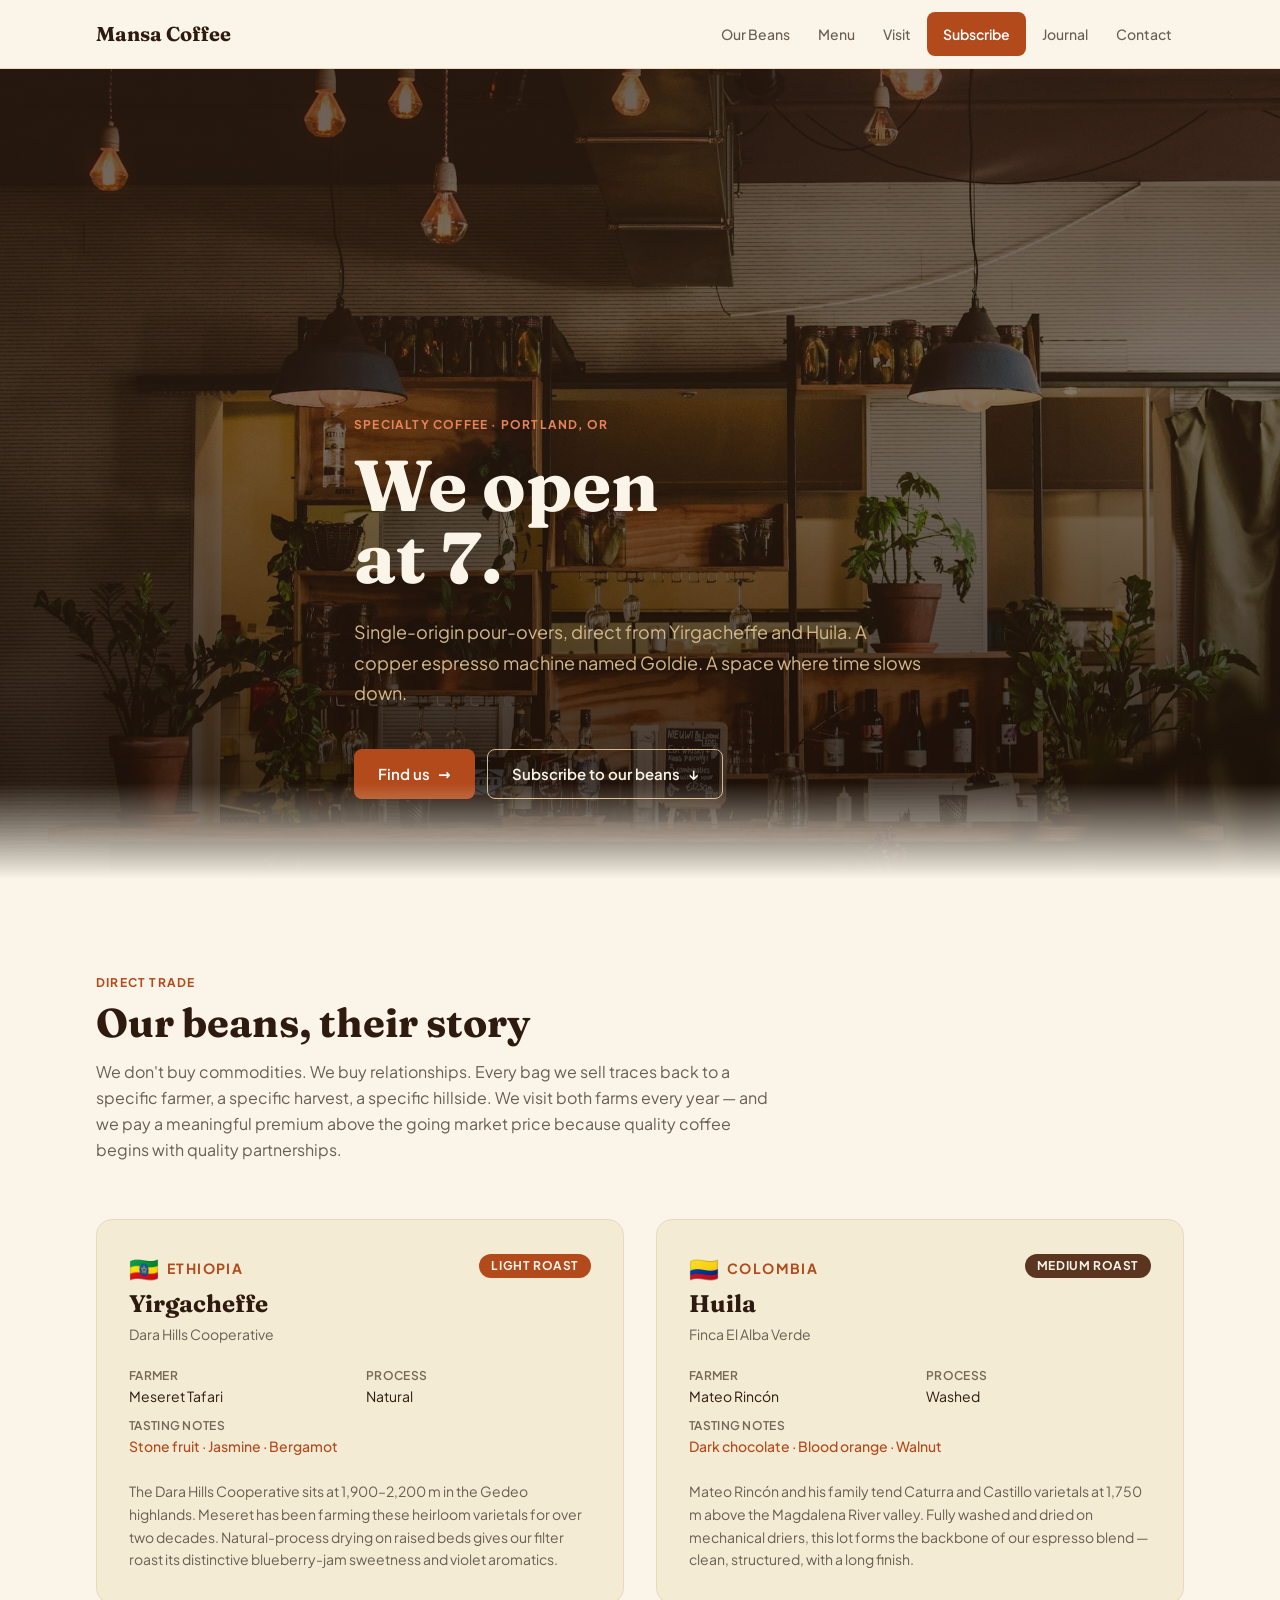
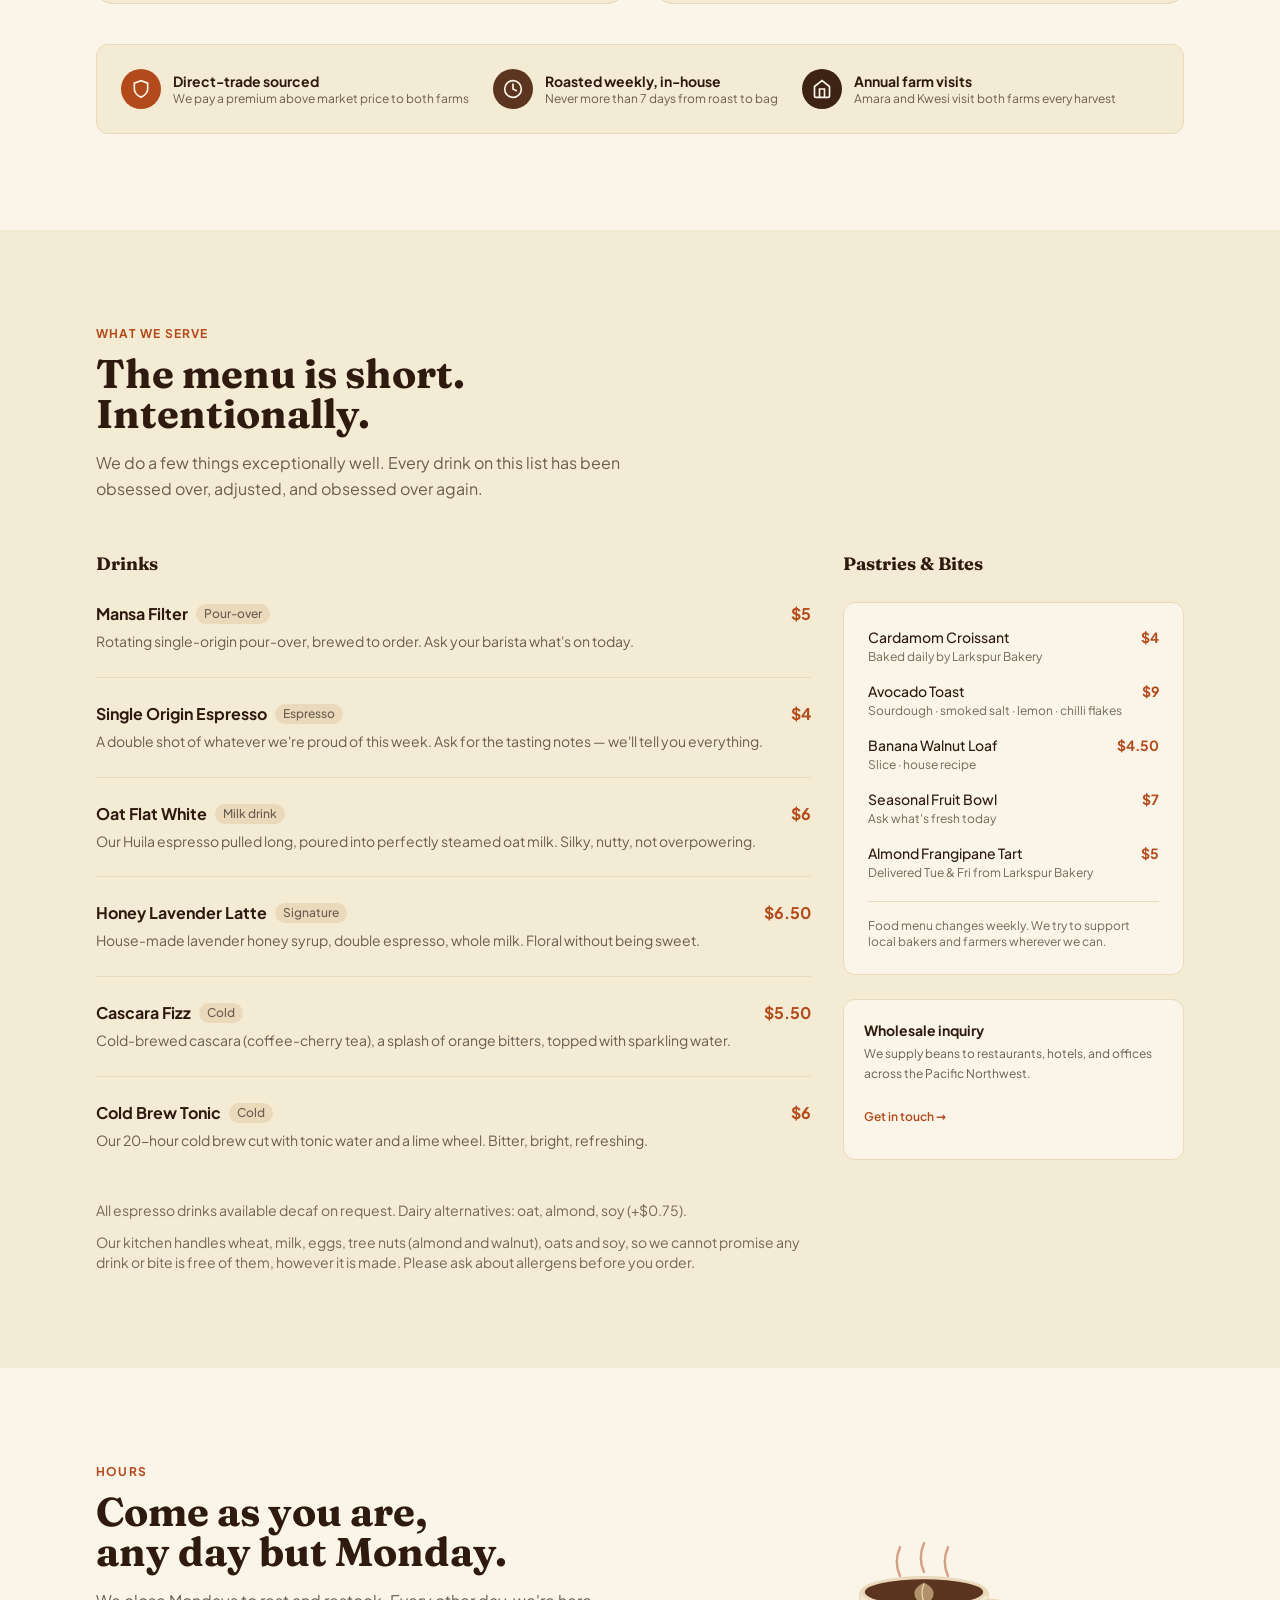
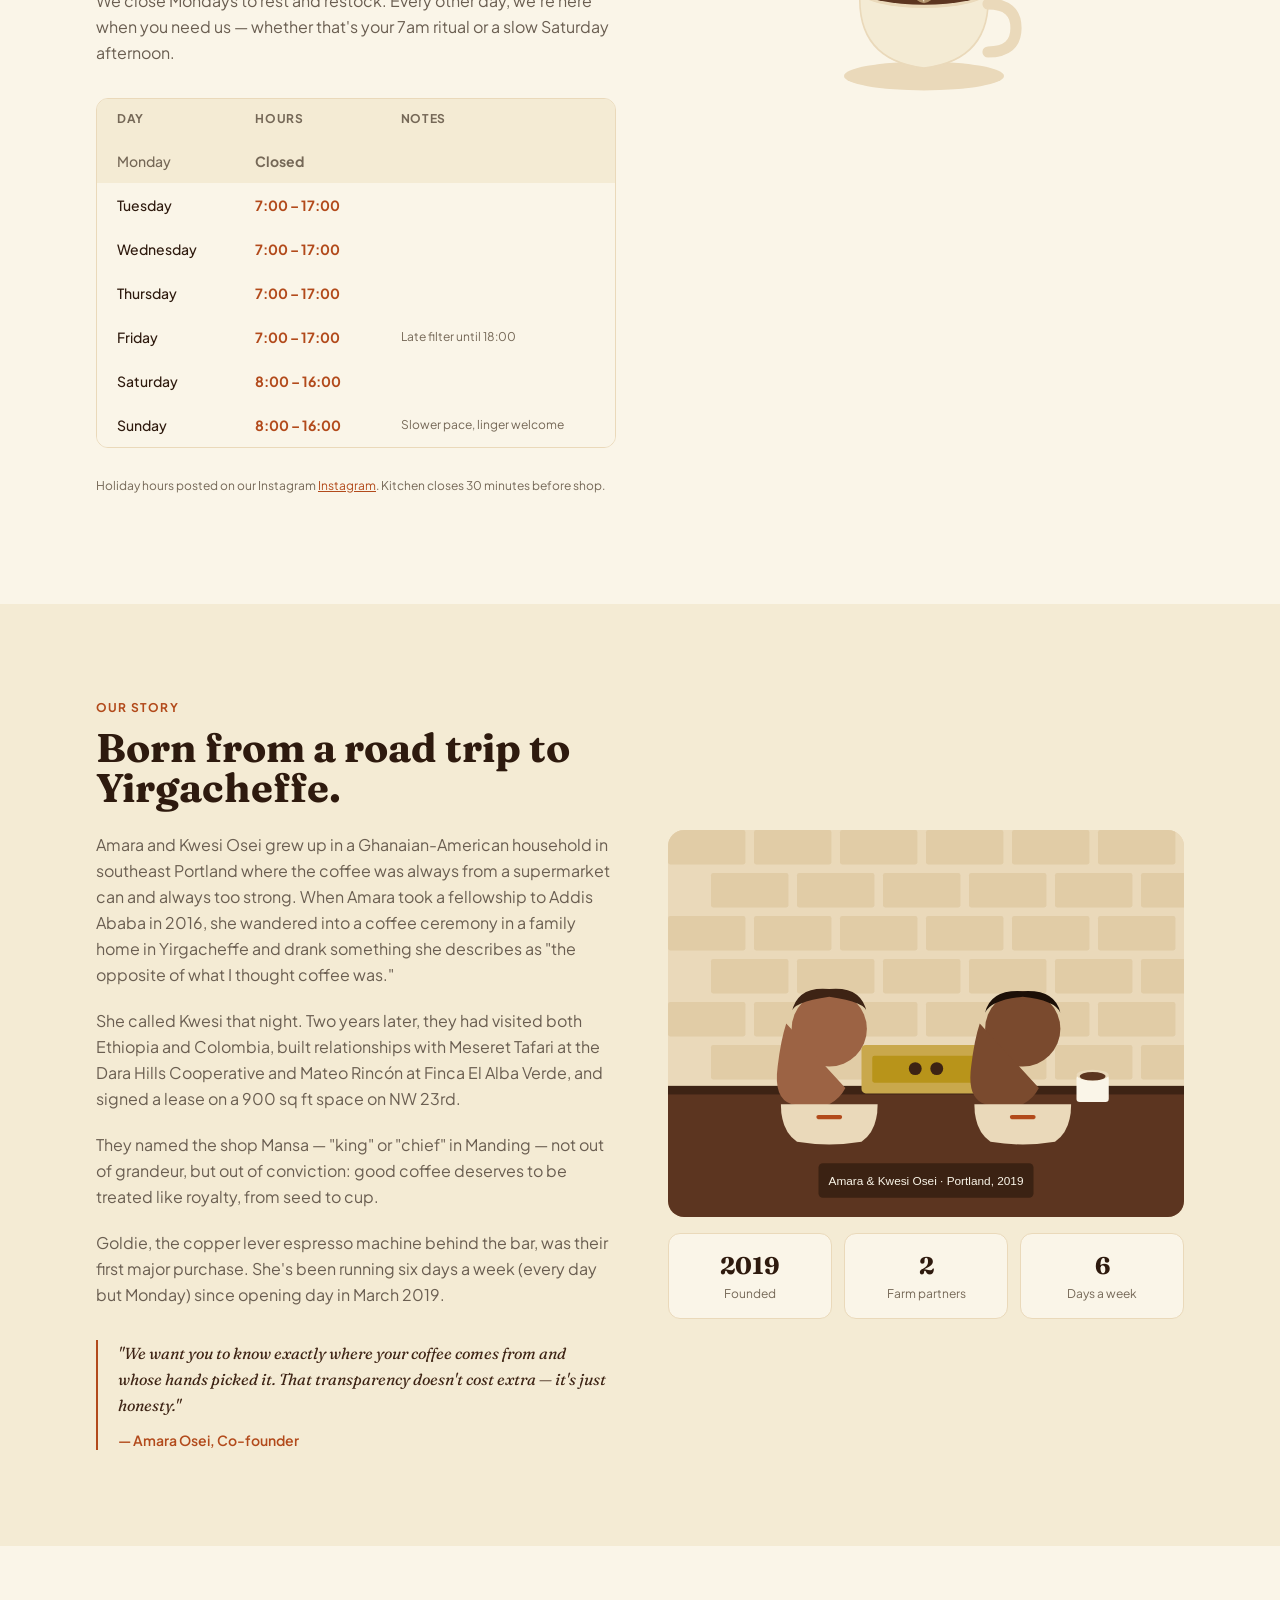
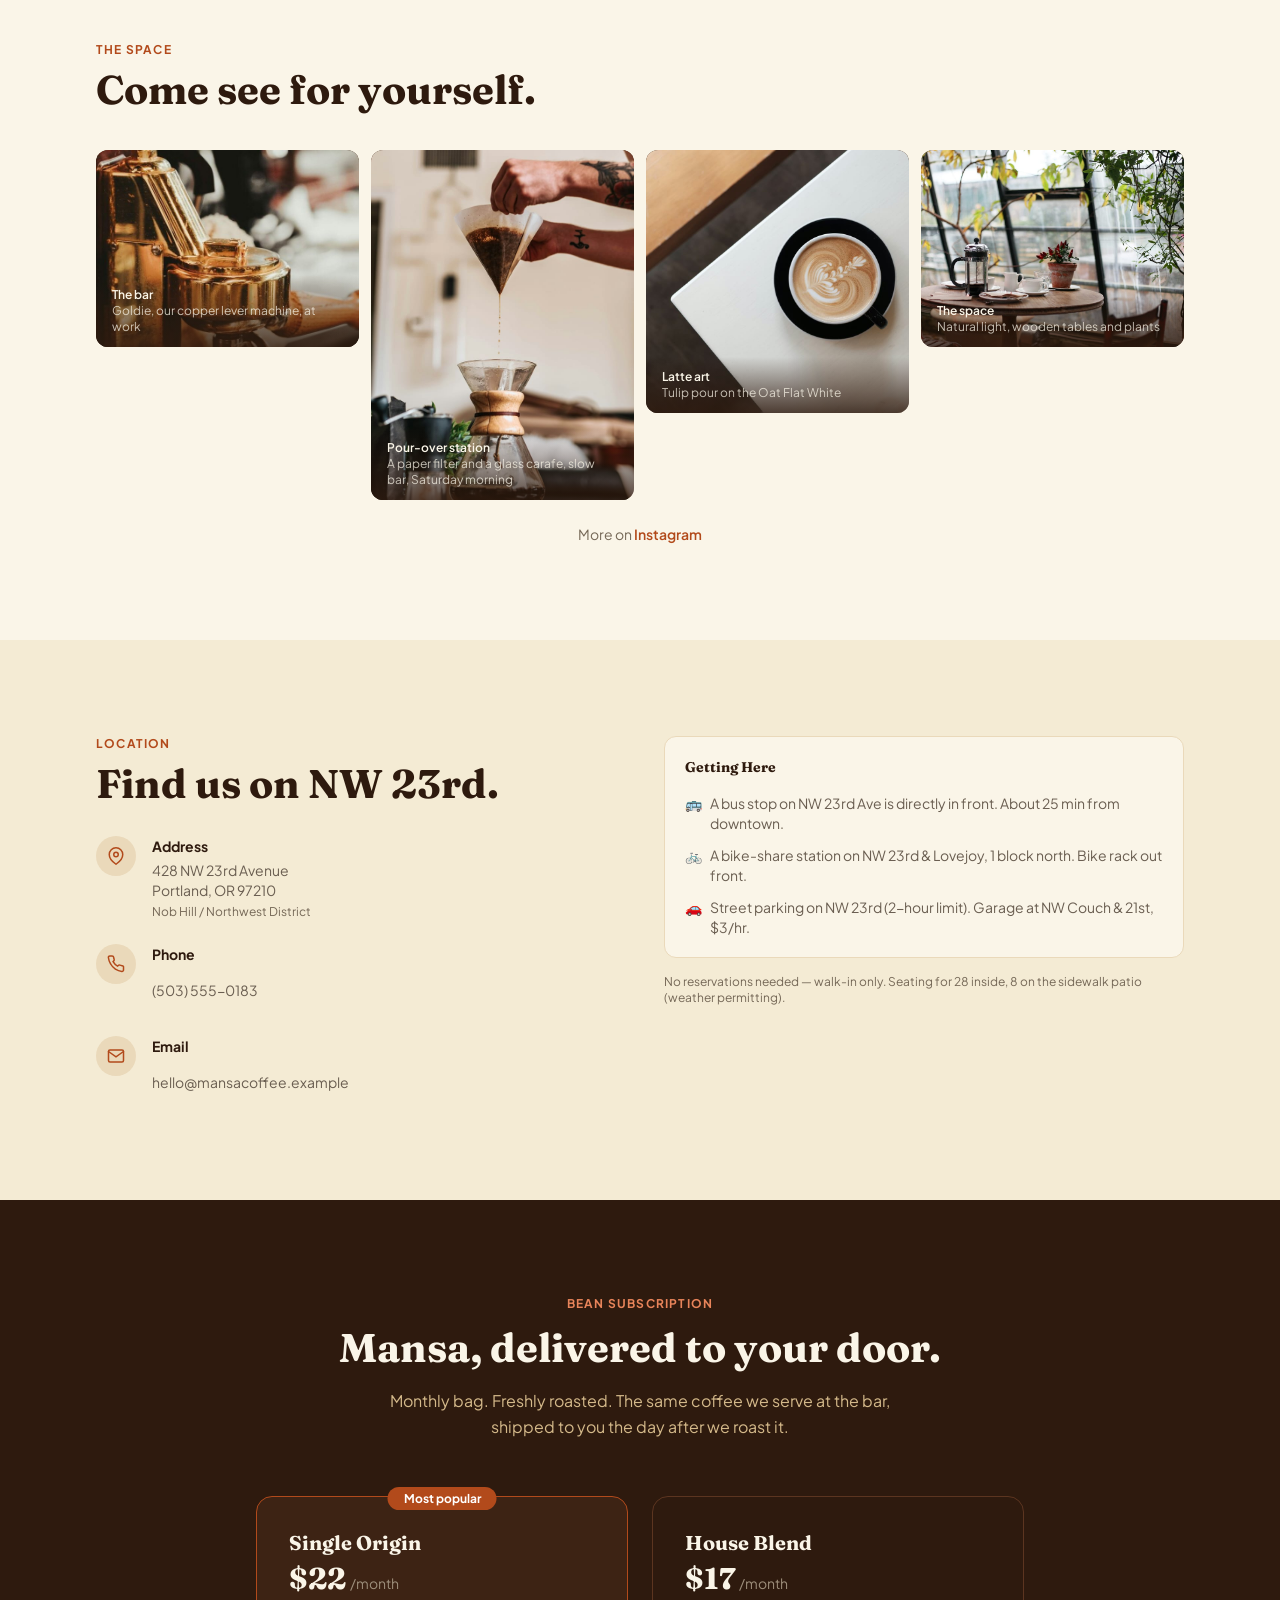
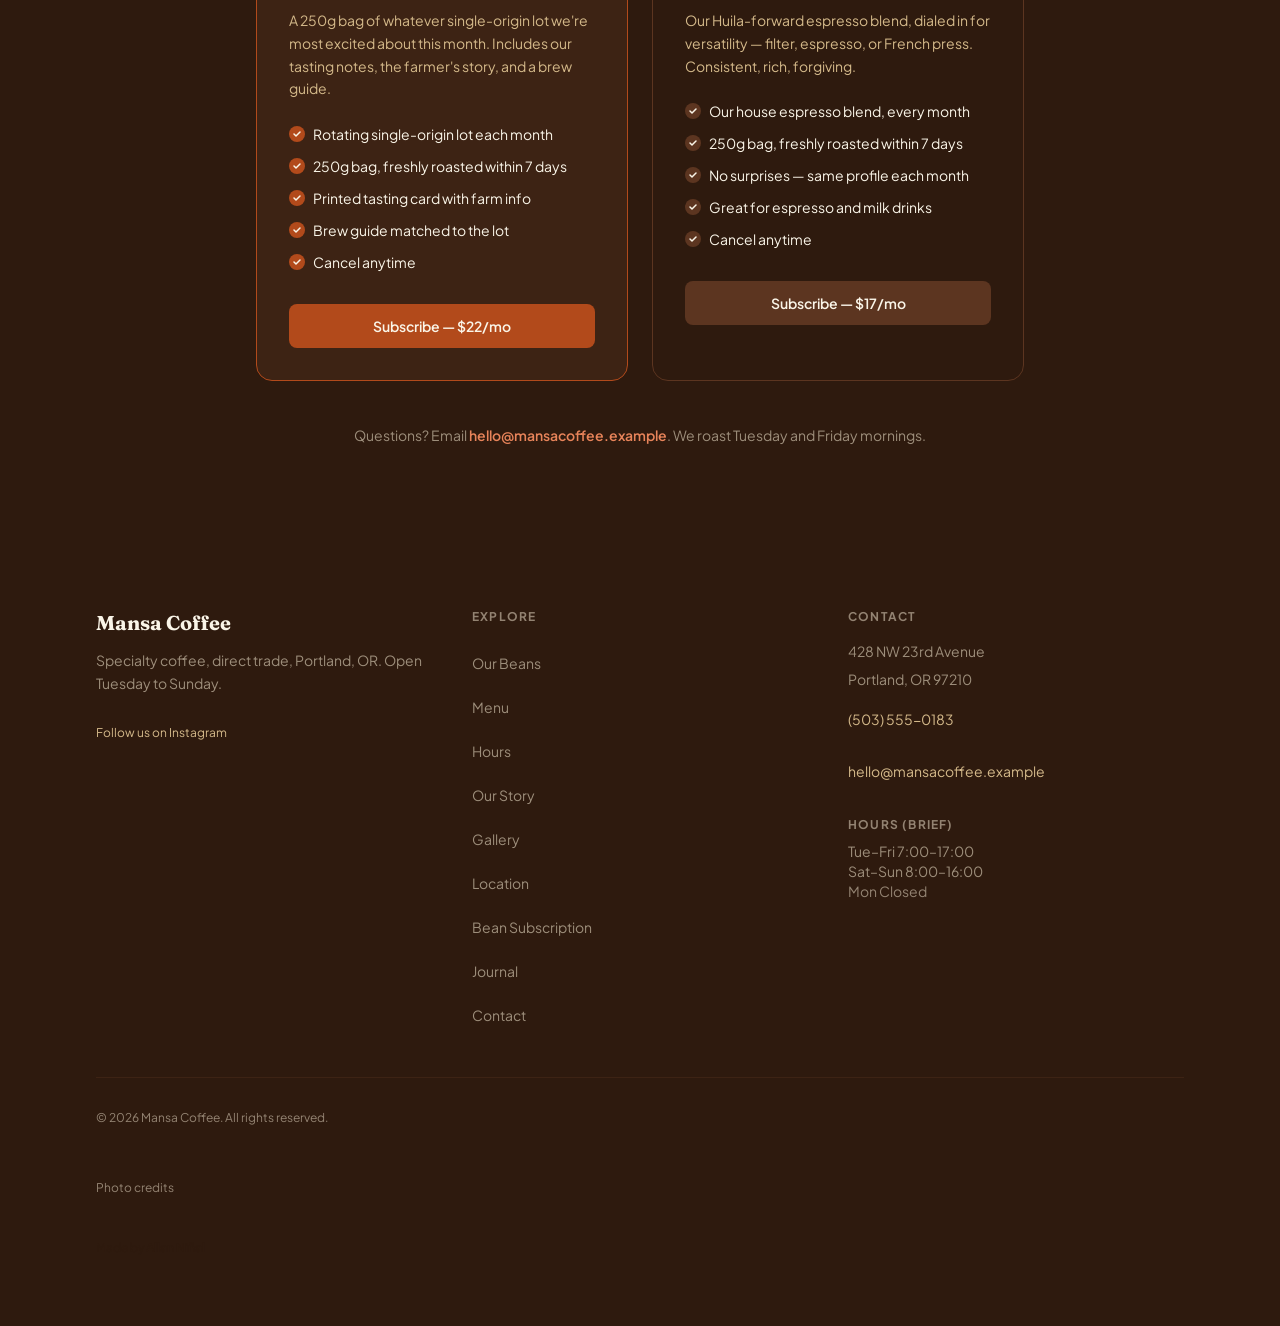
<file: index.html>
<!DOCTYPE html><html lang="en"> <head><meta charset="UTF-8"><meta name="viewport" content="width=device-width, initial-scale=1.0"><title>Mansa Coffee — Specialty Coffee, Portland OR</title><meta name="description" content="Direct-trade specialty coffee in Portland's NW District. Single-origin pour-overs, espresso and monthly beans from Ethiopia and Colombia."><link rel="canonical" href="https://example.com/"><!-- Favicons --><link rel="icon" type="image/svg+xml" href="./favicon.svg"><link rel="icon" type="image/x-icon" href="./favicon.ico"><!-- Open Graph --><meta property="og:type" content="website"><meta property="og:title" content="Mansa Coffee — Specialty Coffee, Portland OR"><meta property="og:description" content="Direct-trade specialty coffee in Portland's NW District. Single-origin pour-overs, espresso and monthly beans from Ethiopia and Colombia."><meta property="og:image" content="https://example.com/og-image.png"><meta property="og:url" content="https://example.com/"><!-- Twitter Card --><meta name="twitter:card" content="summary_large_image"><meta name="twitter:title" content="Mansa Coffee — Specialty Coffee, Portland OR"><meta name="twitter:description" content="Direct-trade specialty coffee in Portland's NW District. Single-origin pour-overs, espresso and monthly beans from Ethiopia and Colombia."><meta name="twitter:image" content="https://example.com/og-image.png"><!-- JSON-LD structured data --><script type="application/ld+json">
  {
    "@context": "https://schema.org",
    "@graph": [
      {
        "@type": "CafeOrCoffeeShop",
        "@id": "https://mansacoffee.example/#cafe",
        "name": "Mansa Coffee",
        "description": "Specialty coffee shop in Portland, OR. Direct-trade beans from Ethiopia and Colombia, roasted in-house. Open Tuesday through Sunday.",
        "url": "https://mansacoffee.example",
        "telephone": "+15035550183",
        "email": "hello@mansacoffee.example",
        "servesCuisine": ["Coffee", "Specialty Coffee", "Pastry"],
        "priceRange": "$$",
        "acceptsReservations": false,
        "address": {
          "@type": "PostalAddress",
          "streetAddress": "428 NW 23rd Avenue",
          "addressLocality": "Portland",
          "addressRegion": "OR",
          "postalCode": "97210",
          "addressCountry": "US"
        },
        "geo": {
          "@type": "GeoCoordinates",
          "latitude": 45.5285,
          "longitude": -122.6983
        },
        "openingHoursSpecification": [
          {
            "@type": "OpeningHoursSpecification",
            "dayOfWeek": ["Tuesday", "Wednesday", "Thursday"],
            "opens": "07:00",
            "closes": "17:00"
          },
          {
            "@type": "OpeningHoursSpecification",
            "dayOfWeek": "Friday",
            "opens": "07:00",
            "closes": "18:00"
          },
          {
            "@type": "OpeningHoursSpecification",
            "dayOfWeek": ["Saturday", "Sunday"],
            "opens": "08:00",
            "closes": "16:00"
          }
        ],
        "founder": [
          {
            "@type": "Person",
            "name": "Amara Osei",
            "jobTitle": "Co-founder"
          },
          {
            "@type": "Person",
            "name": "Kwesi Osei",
            "jobTitle": "Co-founder"
          }
        ],
        "foundingDate": "2019",
        "sameAs": [
          "https://instagram.com"
        ]
      }
    ]
  }
  </script><link rel="stylesheet" href="./assets/index.C7IyNgyS.css"></head> <body>  <header class="sticky top-0 z-50 border-b hairline" style="background-color:#FAF5E8;" data-astro-cid-ctg3m53h> <div class="container-x flex items-center justify-between gap-4 py-3" data-astro-cid-ctg3m53h> <a href="./index.html" class="font-display text-xl font-bold" style="color:#2E1A0E; font-family:'Fraunces',Georgia,serif; display:inline-flex; align-items:center; min-height:44px;" data-astro-cid-ctg3m53h>
Mansa Coffee
</a> <!-- Desktop nav --> <nav aria-label="Main navigation" class="hidden lg:block" data-astro-cid-ctg3m53h> <ul class="flex items-center gap-1 text-sm font-medium" data-astro-cid-ctg3m53h> <li data-astro-cid-ctg3m53h> <a href="./index.html#beans" class="hover:text-rust-500 transition-colors" style="color:#6A5E51; padding:0 0.75rem; min-height:44px; display:inline-flex; align-items:center;" data-astro-cid-ctg3m53h>Our Beans</a> </li><li data-astro-cid-ctg3m53h> <a href="./menu/index.html" class="hover:text-rust-500 transition-colors" style="color:#6A5E51; padding:0 0.75rem; min-height:44px; display:inline-flex; align-items:center;" data-astro-cid-ctg3m53h>Menu</a> </li><li data-astro-cid-ctg3m53h> <a href="./index.html#hours" class="hover:text-rust-500 transition-colors" style="color:#6A5E51; padding:0 0.75rem; min-height:44px; display:inline-flex; align-items:center;" data-astro-cid-ctg3m53h>Visit</a> </li><li data-astro-cid-ctg3m53h> <a href="./index.html#subscribe" class="btn-primary text-xs" style="background-color:#B24A1B; color:#fff; border-radius:0.5rem; font-weight:600; padding:0.5rem 1rem; min-height:44px; display:inline-flex; align-items:center;" data-astro-cid-ctg3m53h>Subscribe</a> </li><li data-astro-cid-ctg3m53h> <a href="./journal/index.html" class="hover:text-rust-500 transition-colors" style="color:#6A5E51; padding:0 0.75rem; min-height:44px; display:inline-flex; align-items:center;" data-astro-cid-ctg3m53h>Journal</a> </li><li data-astro-cid-ctg3m53h> <a href="./contact/index.html" class="hover:text-rust-500 transition-colors" style="color:#6A5E51; padding:0 0.75rem; min-height:44px; display:inline-flex; align-items:center;" data-astro-cid-ctg3m53h>Contact</a> </li> </ul> </nav> <!-- Phone: a menu that works without JavaScript --> <details class="mobile-menu lg:hidden" data-astro-cid-ctg3m53h> <summary aria-label="Menu" data-astro-cid-ctg3m53h>Menu</summary> <nav aria-label="Mobile navigation" data-astro-cid-ctg3m53h> <a href="./index.html#beans" data-astro-cid-ctg3m53h>Our Beans</a><a href="./menu/index.html" data-astro-cid-ctg3m53h>Menu</a><a href="./index.html#hours" data-astro-cid-ctg3m53h>Visit</a><a href="./index.html#subscribe" data-astro-cid-ctg3m53h>Subscribe</a><a href="./journal/index.html" data-astro-cid-ctg3m53h>Journal</a><a href="./contact/index.html" data-astro-cid-ctg3m53h>Contact</a> </nav> </details> </div> </header>  <main> <section id="hero" class="relative overflow-hidden" style="background-color:#2E1A0E; min-height:90vh; display:flex; flex-direction:column; justify-content:flex-end;" aria-label="Hero"> <!-- Real café photo with an espresso-dark overlay for legibility --> <img src="./images/hero.jpg" alt="A wooden bar counter in front of open shelves, with pot plants, pendant lamps and a chalkboard sign" width="2000" height="1300" fetchpriority="high" decoding="async" style="position:absolute; inset:0; width:100%; height:100%; object-fit:cover;"> <div aria-hidden="true" style="position:absolute; inset:0; background: linear-gradient(180deg, rgba(46,26,14,0.7) 0%, rgba(46,26,14,0.6) 40%, rgba(28,15,7,0.88) 100%);"></div> <!-- Grain texture overlay (pure CSS + SVG filter, no external image) --> <div class="absolute inset-0 pointer-events-none" aria-hidden="true" style="opacity:0.35; background-image:url(data:image/svg+xml,%3Csvg xmlns='http://www.w3.org/2000/svg' width='200' height='200'%3E%3Cfilter id='n'%3E%3CfeTurbulence type='fractalNoise' baseFrequency='0.65' numOctaves='3' stitchTiles='stitch'/%3E%3C/filter%3E%3Crect width='100%25' height='100%25' filter='url(%23n)'/%3E%3C/svg%3E); background-size:200px 200px;"></div> <!-- Hero content --> <div class="relative container-x pb-20 pt-32"> <p class="section-label mb-4" style="color:#E8845A;">
Specialty Coffee · Portland, OR
</p> <h1 class="font-display text-5xl sm:text-6xl md:text-7xl font-bold leading-none mb-6" style="color:#FAF5E8; font-family:'Fraunces',Georgia,serif; max-width:14ch;">
We open<br>at&nbsp;7.
</h1> <p class="text-base sm:text-lg mb-10" style="color:#D4B98A; max-width:44ch; line-height:1.7;">
Single-origin pour-overs, direct from Yirgacheffe and Huila. A copper espresso machine named Goldie. A space where time slows down.
</p> <div class="flex flex-wrap gap-3"> <a href="#location" class="btn-primary" style="background-color:#B24A1B; color:#fff; padding:0.875rem 1.5rem; border-radius:0.5rem; font-weight:600; font-size:0.9375rem; display:inline-flex; align-items:center; gap:0.5rem;">
Find us <span aria-hidden="true">→</span> </a> <a href="#subscribe" class="btn-outline" style="border:1.5px solid #D4B98A; color:#FAF5E8; padding:0.875rem 1.5rem; border-radius:0.5rem; font-weight:600; font-size:0.9375rem; display:inline-flex; align-items:center; gap:0.5rem; background:transparent;">
Subscribe to our beans <span aria-hidden="true">↓</span> </a> </div> </div> <!-- Bottom fade into parchment --> <div class="absolute bottom-0 left-0 right-0 h-24 pointer-events-none" aria-hidden="true" style="background:linear-gradient(to bottom, transparent, #FAF5E8);"></div> </section> <section id="beans" class="py-24" style="background-color:#FAF5E8;"> <div class="container-x"> <div class="mb-14"> <p class="section-label mb-3" style="color:#B24A1B; font-size:0.75rem; font-weight:700; text-transform:uppercase; letter-spacing:0.1em;">
Direct Trade
</p> <h2 class="section-heading mb-4" style="font-family:'Fraunces',Georgia,serif; font-size:2.5rem; font-weight:700; color:#2E1A0E;">
Our beans, their story
</h2> <p class="text-base leading-relaxed max-w-2xl" style="color:#6A5E51;">
We don't buy commodities. We buy relationships. Every bag we sell traces back to a specific farmer, a specific harvest, a specific hillside. We visit both farms every year — and we pay a meaningful premium above the going market price because quality coffee begins with quality partnerships.
</p> </div> <div class="grid md:grid-cols-2 gap-8"> <article class="rounded-2xl p-8 border" style="background-color:#F4EBD4; border-color:#EAD9BA;" aria-label="Yirgacheffe, Ethiopia origin"> <div class="flex items-start justify-between mb-6"> <div> <div class="flex items-center gap-2 mb-1"> <span class="text-2xl" aria-hidden="true">🇪🇹</span> <span class="text-sm font-bold uppercase tracking-widest" style="color:#B24A1B;">Ethiopia</span> </div> <h3 class="text-2xl font-bold" style="font-family:'Fraunces',Georgia,serif; color:#2E1A0E;"> Yirgacheffe </h3> <p class="text-sm mt-1" style="color:#6A5E51;">Dara Hills Cooperative</p> </div> <div class="text-right"> <span class="inline-block text-xs font-bold uppercase tracking-wider px-3 py-1 rounded-full" style="background-color:#B24A1B; color:#FAF5E8;"> Light Roast
</span> </div> </div> <dl class="grid grid-cols-2 gap-3 mb-6 text-sm"> <div> <dt class="font-semibold uppercase tracking-wide text-xs mb-0.5" style="color:#756857;">Farmer</dt> <dd style="color:#2E1A0E;">Meseret Tafari</dd> </div> <div> <dt class="font-semibold uppercase tracking-wide text-xs mb-0.5" style="color:#756857;">Process</dt> <dd style="color:#2E1A0E;">Natural</dd> </div> <div class="col-span-2"> <dt class="font-semibold uppercase tracking-wide text-xs mb-0.5" style="color:#756857;">Tasting Notes</dt> <dd class="font-medium" style="color:#B24A1B;">Stone fruit · Jasmine · Bergamot</dd> </div> </dl> <p class="text-sm leading-relaxed" style="color:#6A5E51;"> The Dara Hills Cooperative sits at 1,900–2,200 m in the Gedeo highlands. Meseret has been farming these heirloom varietals for over two decades. Natural-process drying on raised beds gives our filter roast its distinctive blueberry-jam sweetness and violet aromatics. </p> </article><article class="rounded-2xl p-8 border" style="background-color:#F4EBD4; border-color:#EAD9BA;" aria-label="Huila, Colombia origin"> <div class="flex items-start justify-between mb-6"> <div> <div class="flex items-center gap-2 mb-1"> <span class="text-2xl" aria-hidden="true">🇨🇴</span> <span class="text-sm font-bold uppercase tracking-widest" style="color:#B24A1B;">Colombia</span> </div> <h3 class="text-2xl font-bold" style="font-family:'Fraunces',Georgia,serif; color:#2E1A0E;"> Huila </h3> <p class="text-sm mt-1" style="color:#6A5E51;">Finca El Alba Verde</p> </div> <div class="text-right"> <span class="inline-block text-xs font-bold uppercase tracking-wider px-3 py-1 rounded-full" style="background-color:#5C3520; color:#FAF5E8;"> Medium Roast
</span> </div> </div> <dl class="grid grid-cols-2 gap-3 mb-6 text-sm"> <div> <dt class="font-semibold uppercase tracking-wide text-xs mb-0.5" style="color:#756857;">Farmer</dt> <dd style="color:#2E1A0E;">Mateo Rincón</dd> </div> <div> <dt class="font-semibold uppercase tracking-wide text-xs mb-0.5" style="color:#756857;">Process</dt> <dd style="color:#2E1A0E;">Washed</dd> </div> <div class="col-span-2"> <dt class="font-semibold uppercase tracking-wide text-xs mb-0.5" style="color:#756857;">Tasting Notes</dt> <dd class="font-medium" style="color:#B24A1B;">Dark chocolate · Blood orange · Walnut</dd> </div> </dl> <p class="text-sm leading-relaxed" style="color:#6A5E51;"> Mateo Rincón and his family tend Caturra and Castillo varietals at 1,750 m above the Magdalena River valley. Fully washed and dried on mechanical driers, this lot forms the backbone of our espresso blend — clean, structured, with a long finish. </p> </article> </div> <!-- Direct trade badge --> <div class="mt-10 flex flex-wrap items-center gap-6 p-6 rounded-xl border" style="background-color:#F4EBD4; border-color:#EAD9BA;"> <div class="flex items-center gap-3"> <div class="w-10 h-10 rounded-full flex items-center justify-center flex-shrink-0" style="background-color:#B24A1B;"> <svg width="20" height="20" viewBox="0 0 24 24" fill="none" stroke="#FAF5E8" stroke-width="2" stroke-linecap="round" aria-hidden="true"> <path d="M12 22s8-4 8-10V5l-8-3-8 3v7c0 6 8 10 8 10z"></path> </svg> </div> <div> <p class="font-bold text-sm" style="color:#2E1A0E;">Direct-trade sourced</p> <p class="text-xs" style="color:#6A5E51;">We pay a premium above market price to both farms</p> </div> </div> <div class="flex items-center gap-3"> <div class="w-10 h-10 rounded-full flex items-center justify-center flex-shrink-0" style="background-color:#5C3520;"> <svg width="20" height="20" viewBox="0 0 24 24" fill="none" stroke="#FAF5E8" stroke-width="2" stroke-linecap="round" aria-hidden="true"> <circle cx="12" cy="12" r="10"></circle> <polyline points="12 6 12 12 16 14"></polyline> </svg> </div> <div> <p class="font-bold text-sm" style="color:#2E1A0E;">Roasted weekly, in-house</p> <p class="text-xs" style="color:#6A5E51;">Never more than 7 days from roast to bag</p> </div> </div> <div class="flex items-center gap-3"> <div class="w-10 h-10 rounded-full flex items-center justify-center flex-shrink-0" style="background-color:#3D2314;"> <svg width="20" height="20" viewBox="0 0 24 24" fill="none" stroke="#FAF5E8" stroke-width="2" stroke-linecap="round" aria-hidden="true"> <path d="M3 9l9-7 9 7v11a2 2 0 01-2 2H5a2 2 0 01-2-2z"></path> <polyline points="9 22 9 12 15 12 15 22"></polyline> </svg> </div> <div> <p class="font-bold text-sm" style="color:#2E1A0E;">Annual farm visits</p> <p class="text-xs" style="color:#6A5E51;">Amara and Kwesi visit both farms every harvest</p> </div> </div> </div> </div> </section> <section id="menu" class="py-24" style="background-color:#F4EBD4;"> <div class="container-x"> <div class="mb-12"> <p class="section-label mb-3" style="color:#B24A1B; font-size:0.75rem; font-weight:700; text-transform:uppercase; letter-spacing:0.1em;">
What We Serve
</p> <h2 class="section-heading mb-4" style="font-family:'Fraunces',Georgia,serif; font-size:2.5rem; font-weight:700; color:#2E1A0E;">
The menu is short.<br>Intentionally.
</h2> <p class="text-base leading-relaxed max-w-xl" style="color:#6A5E51;">
We do a few things exceptionally well. Every drink on this list has been obsessed over, adjusted, and obsessed over again.
</p> </div> <div class="grid lg:grid-cols-3 gap-8"> <!-- Drinks — main list --> <div class="lg:col-span-2"> <h3 class="text-lg font-bold mb-6" style="font-family:'Fraunces',Georgia,serif; color:#2E1A0E;">Drinks</h3> <ul class="space-y-6" role="list" aria-label="Drink menu"> <li class="flex gap-4 pb-6 border-b last:border-b-0" style="border-color:#EAD9BA;"> <div class="flex-1"> <div class="flex items-center gap-2 mb-1"> <span class="font-bold text-base" style="color:#2E1A0E;">Mansa Filter</span> <span class="text-xs font-medium px-2 py-0.5 rounded-full" style="background-color:#EAD9BA; color:#6A5E51;"> Pour-over </span> </div> <p class="text-sm leading-relaxed" style="color:#6A5E51;">Rotating single-origin pour-over, brewed to order. Ask your barista what&#39;s on today.</p> </div> <div class="flex-shrink-0"> <span class="font-bold text-base" style="color:#B24A1B;">$5</span> </div> </li><li class="flex gap-4 pb-6 border-b last:border-b-0" style="border-color:#EAD9BA;"> <div class="flex-1"> <div class="flex items-center gap-2 mb-1"> <span class="font-bold text-base" style="color:#2E1A0E;">Single Origin Espresso</span> <span class="text-xs font-medium px-2 py-0.5 rounded-full" style="background-color:#EAD9BA; color:#6A5E51;"> Espresso </span> </div> <p class="text-sm leading-relaxed" style="color:#6A5E51;">A double shot of whatever we&#39;re proud of this week. Ask for the tasting notes — we&#39;ll tell you everything.</p> </div> <div class="flex-shrink-0"> <span class="font-bold text-base" style="color:#B24A1B;">$4</span> </div> </li><li class="flex gap-4 pb-6 border-b last:border-b-0" style="border-color:#EAD9BA;"> <div class="flex-1"> <div class="flex items-center gap-2 mb-1"> <span class="font-bold text-base" style="color:#2E1A0E;">Oat Flat White</span> <span class="text-xs font-medium px-2 py-0.5 rounded-full" style="background-color:#EAD9BA; color:#6A5E51;"> Milk drink </span> </div> <p class="text-sm leading-relaxed" style="color:#6A5E51;">Our Huila espresso pulled long, poured into perfectly steamed oat milk. Silky, nutty, not overpowering.</p> </div> <div class="flex-shrink-0"> <span class="font-bold text-base" style="color:#B24A1B;">$6</span> </div> </li><li class="flex gap-4 pb-6 border-b last:border-b-0" style="border-color:#EAD9BA;"> <div class="flex-1"> <div class="flex items-center gap-2 mb-1"> <span class="font-bold text-base" style="color:#2E1A0E;">Honey Lavender Latte</span> <span class="text-xs font-medium px-2 py-0.5 rounded-full" style="background-color:#EAD9BA; color:#6A5E51;"> Signature </span> </div> <p class="text-sm leading-relaxed" style="color:#6A5E51;">House-made lavender honey syrup, double espresso, whole milk. Floral without being sweet.</p> </div> <div class="flex-shrink-0"> <span class="font-bold text-base" style="color:#B24A1B;">$6.50</span> </div> </li><li class="flex gap-4 pb-6 border-b last:border-b-0" style="border-color:#EAD9BA;"> <div class="flex-1"> <div class="flex items-center gap-2 mb-1"> <span class="font-bold text-base" style="color:#2E1A0E;">Cascara Fizz</span> <span class="text-xs font-medium px-2 py-0.5 rounded-full" style="background-color:#EAD9BA; color:#6A5E51;"> Cold </span> </div> <p class="text-sm leading-relaxed" style="color:#6A5E51;">Cold-brewed cascara (coffee-cherry tea), a splash of orange bitters, topped with sparkling water.</p> </div> <div class="flex-shrink-0"> <span class="font-bold text-base" style="color:#B24A1B;">$5.50</span> </div> </li><li class="flex gap-4 pb-6 border-b last:border-b-0" style="border-color:#EAD9BA;"> <div class="flex-1"> <div class="flex items-center gap-2 mb-1"> <span class="font-bold text-base" style="color:#2E1A0E;">Cold Brew Tonic</span> <span class="text-xs font-medium px-2 py-0.5 rounded-full" style="background-color:#EAD9BA; color:#6A5E51;"> Cold </span> </div> <p class="text-sm leading-relaxed" style="color:#6A5E51;">Our 20-hour cold brew cut with tonic water and a lime wheel. Bitter, bright, refreshing.</p> </div> <div class="flex-shrink-0"> <span class="font-bold text-base" style="color:#B24A1B;">$6</span> </div> </li> </ul> <p class="mt-6 text-sm" style="color:#756857;">
All espresso drinks available decaf on request. Dairy alternatives: oat, almond, soy (+$0.75).
</p> <p class="mt-3 text-sm" style="color:#756857;" data-menu-note>Our kitchen handles wheat, milk, eggs, tree nuts (almond and walnut), oats and soy, so we cannot promise any drink or bite is free of them, however it is made. Please ask about allergens before you order.</p> </div> <!-- Food — sidebar --> <div> <h3 class="text-lg font-bold mb-6" style="font-family:'Fraunces',Georgia,serif; color:#2E1A0E;">Pastries &amp; Bites</h3> <div class="rounded-xl p-6 border" style="background-color:#FAF5E8; border-color:#EAD9BA;"> <ul class="space-y-4" role="list" aria-label="Food menu"> <li class="flex justify-between items-start gap-3"> <div> <p class="font-medium text-sm" style="color:#2E1A0E;">Cardamom Croissant</p> <p class="text-xs mt-0.5" style="color:#756857;">Baked daily by Larkspur Bakery</p> </div> <span class="font-bold text-sm flex-shrink-0" style="color:#B24A1B;">$4</span> </li><li class="flex justify-between items-start gap-3"> <div> <p class="font-medium text-sm" style="color:#2E1A0E;">Avocado Toast</p> <p class="text-xs mt-0.5" style="color:#756857;">Sourdough · smoked salt · lemon · chilli flakes</p> </div> <span class="font-bold text-sm flex-shrink-0" style="color:#B24A1B;">$9</span> </li><li class="flex justify-between items-start gap-3"> <div> <p class="font-medium text-sm" style="color:#2E1A0E;">Banana Walnut Loaf</p> <p class="text-xs mt-0.5" style="color:#756857;">Slice · house recipe</p> </div> <span class="font-bold text-sm flex-shrink-0" style="color:#B24A1B;">$4.50</span> </li><li class="flex justify-between items-start gap-3"> <div> <p class="font-medium text-sm" style="color:#2E1A0E;">Seasonal Fruit Bowl</p> <p class="text-xs mt-0.5" style="color:#756857;">Ask what&#39;s fresh today</p> </div> <span class="font-bold text-sm flex-shrink-0" style="color:#B24A1B;">$7</span> </li><li class="flex justify-between items-start gap-3"> <div> <p class="font-medium text-sm" style="color:#2E1A0E;">Almond Frangipane Tart</p> <p class="text-xs mt-0.5" style="color:#756857;">Delivered Tue &amp; Fri from Larkspur Bakery</p> </div> <span class="font-bold text-sm flex-shrink-0" style="color:#B24A1B;">$5</span> </li> </ul> <p class="mt-5 pt-4 border-t text-xs" style="border-color:#EAD9BA; color:#756857;">
Food menu changes weekly. We try to support local bakers and farmers wherever we can.
</p> </div> <!-- Wholesale note --> <div class="mt-6 rounded-xl p-5 border" style="background-color:#FAF5E8; border-color:#EAD9BA;"> <p class="font-bold text-sm mb-1" style="color:#2E1A0E;">Wholesale inquiry</p> <p class="text-xs leading-relaxed" style="color:#6A5E51;">
We supply beans to restaurants, hotels, and offices across the Pacific Northwest.
</p> <a href="mailto:wholesale@mansacoffee.example" class="inline-flex items-center gap-1 mt-3 text-xs font-semibold" style="color:#B24A1B; min-height:44px;">
Get in touch →
</a> </div> </div> </div> </div> </section> <section id="hours" class="py-24" style="background-color:#FAF5E8;"> <div class="container-x"> <div class="grid md:grid-cols-2 gap-12 items-start"> <div> <p class="section-label mb-3" style="color:#B24A1B; font-size:0.75rem; font-weight:700; text-transform:uppercase; letter-spacing:0.1em;">
Hours
</p> <h2 class="section-heading mb-4" style="font-family:'Fraunces',Georgia,serif; font-size:2.5rem; font-weight:700; color:#2E1A0E;">
Come as you are,<br>any day but Monday.
</h2> <p class="text-base leading-relaxed mb-8" style="color:#6A5E51;">
We close Mondays to rest and restock. Every other day, we're here when you need us — whether that's your 7am ritual or a slow Saturday afternoon.
</p> <!-- Hours table --> <div class="rounded-xl overflow-hidden border" style="border-color:#EAD9BA;"> <table class="w-full" aria-label="Weekly opening hours"> <caption class="sr-only">Mansa Coffee opening hours by day of the week</caption> <thead> <tr style="background-color:#F4EBD4;"> <th scope="col" class="text-left px-5 py-3 text-xs font-bold uppercase tracking-wider" style="color:#756857;">Day</th> <th scope="col" class="text-left px-5 py-3 text-xs font-bold uppercase tracking-wider" style="color:#756857;">Hours</th> <th scope="col" class="text-left px-5 py-3 text-xs font-bold uppercase tracking-wider hidden sm:table-cell" style="color:#756857;">Notes</th> </tr> </thead> <tbody> <tr class="" style="background-color:#F4EBD4;"> <td class="px-5 py-3 text-sm font-medium" style="color:#756857;"> Monday </td> <td class="px-5 py-3 text-sm font-bold" style="color:#756857;"> Closed </td> <td class="px-5 py-3 text-xs hidden sm:table-cell" style="color:#756857;">  </td> </tr><tr class="" style="background-color:#FAF5E8;"> <td class="px-5 py-3 text-sm font-medium" style="color:#2E1A0E;"> Tuesday </td> <td class="px-5 py-3 text-sm font-bold" style="color:#B24A1B;"> 7:00 – 17:00 </td> <td class="px-5 py-3 text-xs hidden sm:table-cell" style="color:#756857;">  </td> </tr><tr class="" style="background-color:#FAF5E8;"> <td class="px-5 py-3 text-sm font-medium" style="color:#2E1A0E;"> Wednesday </td> <td class="px-5 py-3 text-sm font-bold" style="color:#B24A1B;"> 7:00 – 17:00 </td> <td class="px-5 py-3 text-xs hidden sm:table-cell" style="color:#756857;">  </td> </tr><tr class="" style="background-color:#FAF5E8;"> <td class="px-5 py-3 text-sm font-medium" style="color:#2E1A0E;"> Thursday </td> <td class="px-5 py-3 text-sm font-bold" style="color:#B24A1B;"> 7:00 – 17:00 </td> <td class="px-5 py-3 text-xs hidden sm:table-cell" style="color:#756857;">  </td> </tr><tr class="" style="background-color:#FAF5E8;"> <td class="px-5 py-3 text-sm font-medium" style="color:#2E1A0E;"> Friday </td> <td class="px-5 py-3 text-sm font-bold" style="color:#B24A1B;"> 7:00 – 17:00 </td> <td class="px-5 py-3 text-xs hidden sm:table-cell" style="color:#756857;"> Late filter until 18:00 </td> </tr><tr class="" style="background-color:#FAF5E8;"> <td class="px-5 py-3 text-sm font-medium" style="color:#2E1A0E;"> Saturday </td> <td class="px-5 py-3 text-sm font-bold" style="color:#B24A1B;"> 8:00 – 16:00 </td> <td class="px-5 py-3 text-xs hidden sm:table-cell" style="color:#756857;">  </td> </tr><tr class="" style="background-color:#FAF5E8;"> <td class="px-5 py-3 text-sm font-medium" style="color:#2E1A0E;"> Sunday </td> <td class="px-5 py-3 text-sm font-bold" style="color:#B24A1B;"> 8:00 – 16:00 </td> <td class="px-5 py-3 text-xs hidden sm:table-cell" style="color:#756857;"> Slower pace, linger welcome </td> </tr> </tbody> </table> </div> <p class="mt-4 text-xs" style="color:#756857;">
Holiday hours posted on our Instagram <a href="https://instagram.com" rel="noopener noreferrer" target="_blank" style="color:#B24A1B; text-decoration:underline; display:inline-flex; align-items:center; min-height:44px;">Instagram</a>. Kitchen closes 30 minutes before shop.
</p> </div> <!-- Visual: abstract coffee cup illustration --> <div class="flex items-center justify-center" aria-hidden="true"> <svg viewBox="0 0 320 320" class="w-64 h-64" fill="none" xmlns="http://www.w3.org/2000/svg"> <!-- Saucer --> <ellipse cx="160" cy="265" rx="100" ry="18" fill="#EAD9BA"></ellipse> <!-- Cup body --> <path d="M80 160 Q75 245 160 255 Q245 245 240 160 Z" fill="#F4EBD4" stroke="#EAD9BA" stroke-width="2"></path> <!-- Cup top opening --> <ellipse cx="160" cy="160" rx="80" ry="20" fill="#EAD9BA"></ellipse> <!-- Coffee surface --> <ellipse cx="160" cy="160" rx="74" ry="16" fill="#5C3520"></ellipse> <!-- Latte art — simple leaf/heart in cream --> <path d="M160 148 Q148 154 148 162 Q148 172 160 174 Q172 172 172 162 Q172 154 160 148Z" fill="#D4B98A" opacity="0.7"></path> <path d="M160 150 Q155 162 160 172" stroke="#EAD9BA" stroke-width="1.5" fill="none"></path> <!-- Handle --> <path d="M240 175 Q275 175 275 205 Q275 235 240 235" stroke="#EAD9BA" stroke-width="14" stroke-linecap="round" fill="none"></path> <!-- Steam --> <path d="M130 140 Q122 122 130 104" stroke="#B24A1B" stroke-width="3" stroke-linecap="round" fill="none" opacity="0.5"></path> <path d="M160 135 Q152 117 160 99" stroke="#B24A1B" stroke-width="3" stroke-linecap="round" fill="none" opacity="0.5"></path> <path d="M190 140 Q182 122 190 104" stroke="#B24A1B" stroke-width="3" stroke-linecap="round" fill="none" opacity="0.5"></path> </svg> </div> </div> </div> </section> <section id="story" class="py-24" style="background-color:#F4EBD4;"> <div class="container-x"> <div class="grid md:grid-cols-2 gap-14 items-center"> <!-- Text --> <div> <p class="section-label mb-3" style="color:#B24A1B; font-size:0.75rem; font-weight:700; text-transform:uppercase; letter-spacing:0.1em;">
Our Story
</p> <h2 class="section-heading mb-6" style="font-family:'Fraunces',Georgia,serif; font-size:2.5rem; font-weight:700; color:#2E1A0E;">
Born from a road trip to Yirgacheffe.
</h2> <div class="space-y-5 text-base leading-relaxed" style="color:#6A5E51;"> <p>
Amara and Kwesi Osei grew up in a Ghanaian-American household in southeast Portland where the coffee was always from a supermarket can and always too strong. When Amara took a fellowship to Addis Ababa in 2016, she wandered into a coffee ceremony in a family home in Yirgacheffe and drank something she describes as "the opposite of what I thought coffee was."
</p> <p>
She called Kwesi that night. Two years later, they had visited both Ethiopia and Colombia, built relationships with Meseret Tafari at the Dara Hills Cooperative and Mateo Rincón at Finca El Alba Verde, and signed a lease on a 900 sq ft space on NW 23rd.
</p> <p>
They named the shop Mansa — "king" or "chief" in Manding — not out of grandeur, but out of conviction: good coffee deserves to be treated like royalty, from seed to cup.
</p> <p>
Goldie, the copper lever espresso machine behind the bar, was their first major purchase. She's been running six days a week (every day but Monday) since opening day in March 2019.
</p> </div> <!-- Founder quote --> <blockquote class="mt-8 pl-5 border-l-2" style="border-color:#B24A1B;"> <p class="text-base italic leading-relaxed" style="color:#3D2314; font-family:'Fraunces',Georgia,serif;">
"We want you to know exactly where your coffee comes from and whose hands picked it. That transparency doesn't cost extra — it's just honesty."
</p> <footer class="mt-3 text-sm font-semibold" style="color:#B24A1B;">
— Amara Osei, Co-founder
</footer> </blockquote> </div> <!-- Founder portrait placeholder — SVG illustration --> <div class="space-y-4"> <!-- Portrait illustration: two founders --> <div class="rounded-2xl overflow-hidden" style="background-color:#EAD9BA; aspect-ratio:4/3;"> <svg viewBox="0 0 480 360" class="w-full h-full" fill="none" xmlns="http://www.w3.org/2000/svg" aria-label="Founders Amara and Kwesi Osei in the shop"> <!-- Background - shop interior --> <rect width="480" height="360" fill="#EAD9BA"></rect> <!-- Brick wall texture --> <g fill="#D4B98A" opacity="0.4"> <rect x="0" y="0" width="72" height="32" rx="2"></rect><rect x="80" y="0" width="72" height="32" rx="2"></rect><rect x="160" y="0" width="72" height="32" rx="2"></rect><rect x="240" y="0" width="72" height="32" rx="2"></rect><rect x="320" y="0" width="72" height="32" rx="2"></rect><rect x="400" y="0" width="72" height="32" rx="2"></rect><rect x="40" y="40" width="72" height="32" rx="2"></rect><rect x="120" y="40" width="72" height="32" rx="2"></rect><rect x="200" y="40" width="72" height="32" rx="2"></rect><rect x="280" y="40" width="72" height="32" rx="2"></rect><rect x="360" y="40" width="72" height="32" rx="2"></rect><rect x="440" y="40" width="72" height="32" rx="2"></rect><rect x="0" y="80" width="72" height="32" rx="2"></rect><rect x="80" y="80" width="72" height="32" rx="2"></rect><rect x="160" y="80" width="72" height="32" rx="2"></rect><rect x="240" y="80" width="72" height="32" rx="2"></rect><rect x="320" y="80" width="72" height="32" rx="2"></rect><rect x="400" y="80" width="72" height="32" rx="2"></rect><rect x="40" y="120" width="72" height="32" rx="2"></rect><rect x="120" y="120" width="72" height="32" rx="2"></rect><rect x="200" y="120" width="72" height="32" rx="2"></rect><rect x="280" y="120" width="72" height="32" rx="2"></rect><rect x="360" y="120" width="72" height="32" rx="2"></rect><rect x="440" y="120" width="72" height="32" rx="2"></rect><rect x="0" y="160" width="72" height="32" rx="2"></rect><rect x="80" y="160" width="72" height="32" rx="2"></rect><rect x="160" y="160" width="72" height="32" rx="2"></rect><rect x="240" y="160" width="72" height="32" rx="2"></rect><rect x="320" y="160" width="72" height="32" rx="2"></rect><rect x="400" y="160" width="72" height="32" rx="2"></rect><rect x="40" y="200" width="72" height="32" rx="2"></rect><rect x="120" y="200" width="72" height="32" rx="2"></rect><rect x="200" y="200" width="72" height="32" rx="2"></rect><rect x="280" y="200" width="72" height="32" rx="2"></rect><rect x="360" y="200" width="72" height="32" rx="2"></rect><rect x="440" y="200" width="72" height="32" rx="2"></rect><rect x="0" y="240" width="72" height="32" rx="2"></rect><rect x="80" y="240" width="72" height="32" rx="2"></rect><rect x="160" y="240" width="72" height="32" rx="2"></rect><rect x="240" y="240" width="72" height="32" rx="2"></rect><rect x="320" y="240" width="72" height="32" rx="2"></rect><rect x="400" y="240" width="72" height="32" rx="2"></rect><rect x="40" y="280" width="72" height="32" rx="2"></rect><rect x="120" y="280" width="72" height="32" rx="2"></rect><rect x="200" y="280" width="72" height="32" rx="2"></rect><rect x="280" y="280" width="72" height="32" rx="2"></rect><rect x="360" y="280" width="72" height="32" rx="2"></rect><rect x="440" y="280" width="72" height="32" rx="2"></rect> </g> <!-- Counter --> <rect x="0" y="240" width="480" height="120" fill="#5C3520"></rect> <rect x="0" y="238" width="480" height="8" fill="#3D2314"></rect> <!-- Espresso machine (Goldie) --> <rect x="180" y="200" width="120" height="45" rx="4" fill="#C9A84C"></rect> <rect x="190" y="210" width="100" height="25" rx="2" fill="#B8941A"></rect> <circle cx="230" cy="222" r="6" fill="#3D2314"></circle> <circle cx="250" cy="222" r="6" fill="#3D2314"></circle> <!-- Person 1 (Amara) - left --> <circle cx="150" cy="185" r="35" fill="#9C6344"></circle> <path d="M110 180 Q105 195 102 220 Q98 250 115 255 Q140 260 150 255 Q160 250 165 240" fill="#9C6344"></path> <!-- Hair --> <path d="M115 170 Q120 145 150 148 Q180 145 185 170 Q185 160 150 155 Q115 160 115 170Z" fill="#3D2314"></path> <!-- Apron --> <path d="M105 255 Q105 280 120 290 Q150 295 180 290 Q195 280 195 255" fill="#EAD9BA"></path> <rect x="138" y="265" width="24" height="4" rx="2" fill="#B24A1B"></rect> <!-- Person 2 (Kwesi) - right --> <circle cx="330" cy="185" r="35" fill="#7A4A2E"></circle> <path d="M290 180 Q285 195 282 220 Q278 250 295 255 Q320 260 330 255 Q340 250 345 240" fill="#7A4A2E"></path> <!-- Hair --> <path d="M295 170 Q300 148 330 150 Q360 148 365 170 Q360 158 330 155 Q300 158 295 170Z" fill="#1C0F07"></path> <!-- Apron --> <path d="M285 255 Q285 280 300 290 Q330 295 360 290 Q375 280 375 255" fill="#EAD9BA"></path> <rect x="318" y="265" width="24" height="4" rx="2" fill="#B24A1B"></rect> <!-- Coffee cup on counter --> <rect x="380" y="228" width="30" height="25" rx="3" fill="#FAF5E8"></rect> <ellipse cx="395" cy="228" rx="15" ry="5" fill="#EAD9BA"></ellipse> <ellipse cx="395" cy="229" rx="12" ry="4" fill="#5C3520"></ellipse> <!-- Text overlay --> <rect x="140" y="310" width="200" height="32" rx="4" fill="#2E1A0E" opacity="0.7"></rect> <text x="240" y="330" text-anchor="middle" fill="#FAF5E8" font-size="11" font-family="sans-serif">Amara &amp; Kwesi Osei · Portland, 2019</text> </svg> </div> <!-- Stats strip --> <div class="grid grid-cols-3 gap-3"> <div class="rounded-xl p-4 text-center border" style="background-color:#FAF5E8; border-color:#EAD9BA;"> <p class="text-2xl font-bold" style="font-family:'Fraunces',Georgia,serif; color:#2E1A0E;">2019</p> <p class="text-xs mt-1" style="color:#756857;">Founded</p> </div><div class="rounded-xl p-4 text-center border" style="background-color:#FAF5E8; border-color:#EAD9BA;"> <p class="text-2xl font-bold" style="font-family:'Fraunces',Georgia,serif; color:#2E1A0E;">2</p> <p class="text-xs mt-1" style="color:#756857;">Farm partners</p> </div><div class="rounded-xl p-4 text-center border" style="background-color:#FAF5E8; border-color:#EAD9BA;"> <p class="text-2xl font-bold" style="font-family:'Fraunces',Georgia,serif; color:#2E1A0E;">6</p> <p class="text-xs mt-1" style="color:#756857;">Days a week</p> </div> </div> </div> </div> </div> </section> <section id="gallery" class="py-24" style="background-color:#FAF5E8;"> <div class="container-x"> <div class="mb-10"> <p class="section-label mb-3" style="color:#B24A1B; font-size:0.75rem; font-weight:700; text-transform:uppercase; letter-spacing:0.1em;">
The Space
</p> <h2 class="section-heading" style="font-family:'Fraunces',Georgia,serif; font-size:2.5rem; font-weight:700; color:#2E1A0E;">
Come see for yourself.
</h2> </div> <!-- Asymmetric gallery grid -->  <div class="grid grid-cols-2 md:grid-cols-4 gap-3" role="group" aria-label="Photo gallery"> <figure class="rounded-xl overflow-hidden relative" style="background-color:#3D2314; aspect-ratio:4/3;" aria-label="The bar"> <img src="./images/gallery/bar.jpg" alt="Close-up of the brass group head and wooden handle of a copper lever espresso machine" loading="lazy" decoding="async" class="absolute inset-0 w-full h-full object-cover"> <!-- Caption --> <figcaption class="absolute bottom-0 left-0 right-0 px-4 py-3" style="background:linear-gradient(to top, rgba(46,26,14,0.8), transparent);"> <p class="text-xs font-semibold" style="color:#FAF5E8;">The bar</p> <p class="text-xs opacity-75" style="color:#FAF5E8;">Goldie, our copper lever machine, at work</p> </figcaption> </figure><figure class="rounded-xl overflow-hidden relative" style="background-color:#3D2314; aspect-ratio:3/4;" aria-label="Pour-over station"> <img src="./images/gallery/pour.jpg" alt="A barista pouring from a paper filter of ground coffee into a glass carafe with a wooden collar" loading="lazy" decoding="async" class="absolute inset-0 w-full h-full object-cover"> <!-- Caption --> <figcaption class="absolute bottom-0 left-0 right-0 px-4 py-3" style="background:linear-gradient(to top, rgba(46,26,14,0.8), transparent);"> <p class="text-xs font-semibold" style="color:#FAF5E8;">Pour-over station</p> <p class="text-xs opacity-75" style="color:#FAF5E8;">A paper filter and a glass carafe, slow bar, Saturday morning</p> </figcaption> </figure><figure class="rounded-xl overflow-hidden relative" style="background-color:#3D2314; aspect-ratio:1/1;" aria-label="Latte art"> <img src="./images/gallery/latte.jpg" alt="A flat white seen from above on a white table, with a leaf pattern in the milk foam" loading="lazy" decoding="async" class="absolute inset-0 w-full h-full object-cover"> <!-- Caption --> <figcaption class="absolute bottom-0 left-0 right-0 px-4 py-3" style="background:linear-gradient(to top, rgba(46,26,14,0.8), transparent);"> <p class="text-xs font-semibold" style="color:#FAF5E8;">Latte art</p> <p class="text-xs opacity-75" style="color:#FAF5E8;">Tulip pour on the Oat Flat White</p> </figcaption> </figure><figure class="rounded-xl overflow-hidden relative" style="background-color:#3D2314; aspect-ratio:4/3;" aria-label="The space"> <img src="./images/gallery/space.jpg" alt="A round wooden table by a tall window, with a French press, two cups and a potted plant" loading="lazy" decoding="async" class="absolute inset-0 w-full h-full object-cover"> <!-- Caption --> <figcaption class="absolute bottom-0 left-0 right-0 px-4 py-3" style="background:linear-gradient(to top, rgba(46,26,14,0.8), transparent);"> <p class="text-xs font-semibold" style="color:#FAF5E8;">The space</p> <p class="text-xs opacity-75" style="color:#FAF5E8;">Natural light, wooden tables and plants</p> </figcaption> </figure> </div> <p class="mt-6 text-sm text-center" style="color:#756857;">
More on <a href="https://instagram.com" class="font-semibold hover:underline" style="color:#B24A1B;" rel="noopener noreferrer" target="_blank">Instagram</a> </p> </div> </section> <section id="location" class="py-24" style="background-color:#F4EBD4;"> <div class="container-x"> <div class="grid md:grid-cols-2 gap-12 items-start"> <!-- Info --> <div> <p class="section-label mb-3" style="color:#B24A1B; font-size:0.75rem; font-weight:700; text-transform:uppercase; letter-spacing:0.1em;">
Location
</p> <h2 class="section-heading mb-8" style="font-family:'Fraunces',Georgia,serif; font-size:2.5rem; font-weight:700; color:#2E1A0E;">
Find us on NW 23rd.
</h2> <address class="not-italic space-y-6"> <!-- Address --> <div class="flex gap-4"> <div class="w-10 h-10 rounded-full flex items-center justify-center flex-shrink-0" style="background-color:#EAD9BA;"> <svg width="18" height="18" viewBox="0 0 24 24" fill="none" stroke="#B24A1B" stroke-width="2" stroke-linecap="round" aria-hidden="true"> <path d="M21 10c0 7-9 13-9 13s-9-6-9-13a9 9 0 0118 0z"></path> <circle cx="12" cy="10" r="3"></circle> </svg> </div> <div> <p class="font-bold text-sm mb-1" style="color:#2E1A0E;">Address</p> <p class="text-sm" style="color:#6A5E51;">428 NW 23rd Avenue</p> <p class="text-sm" style="color:#6A5E51;">Portland, OR 97210</p> <p class="text-xs mt-1" style="color:#756857;">Nob Hill / Northwest District</p> </div> </div> <!-- Phone --> <div class="flex gap-4"> <div class="w-10 h-10 rounded-full flex items-center justify-center flex-shrink-0" style="background-color:#EAD9BA;"> <svg width="18" height="18" viewBox="0 0 24 24" fill="none" stroke="#B24A1B" stroke-width="2" stroke-linecap="round" aria-hidden="true"> <path d="M22 16.92v3a2 2 0 01-2.18 2 19.79 19.79 0 01-8.63-3.07A19.5 19.5 0 014.91 12a19.79 19.79 0 01-3.07-8.67A2 2 0 013.82 1.18h3a2 2 0 012 1.72c.127.96.361 1.903.7 2.81a2 2 0 01-.45 2.11L8.09 8.91a16 16 0 006 6l.91-.91a2 2 0 012.11-.45c.907.339 1.85.573 2.81.7A2 2 0 0122 16.92z"></path> </svg> </div> <div> <p class="font-bold text-sm mb-1" style="color:#2E1A0E;">Phone</p> <a href="tel:+15035550183" class="text-sm hover:underline" style="color:#6A5E51; display:inline-flex; align-items:center; min-height:44px;">(503) 555-0183</a> </div> </div> <!-- Email --> <div class="flex gap-4"> <div class="w-10 h-10 rounded-full flex items-center justify-center flex-shrink-0" style="background-color:#EAD9BA;"> <svg width="18" height="18" viewBox="0 0 24 24" fill="none" stroke="#B24A1B" stroke-width="2" stroke-linecap="round" aria-hidden="true"> <path d="M4 4h16c1.1 0 2 .9 2 2v12c0 1.1-.9 2-2 2H4c-1.1 0-2-.9-2-2V6c0-1.1.9-2 2-2z"></path> <polyline points="22,6 12,13 2,6"></polyline> </svg> </div> <div> <p class="font-bold text-sm mb-1" style="color:#2E1A0E;">Email</p> <a href="mailto:hello@mansacoffee.example" class="text-sm hover:underline" style="color:#6A5E51; display:inline-flex; align-items:center; min-height:44px;">hello@mansacoffee.example</a> </div> </div> </address> </div> <!-- Getting here --> <div> <div class="rounded-xl p-5 border" style="background-color:#FAF5E8; border-color:#EAD9BA;"> <h3 class="font-bold text-sm mb-4" style="color:#2E1A0E;">Getting Here</h3> <ul class="space-y-3 text-sm" style="color:#6A5E51;"> <li class="flex gap-2"> <span class="font-bold" style="color:#B24A1B;" aria-label="Bus">🚌</span> <span>A bus stop on NW 23rd Ave is directly in front. About 25 min from downtown.</span> </li> <li class="flex gap-2"> <span class="font-bold" style="color:#B24A1B;" aria-label="Bicycle">🚲</span> <span>A bike-share station on NW 23rd &amp; Lovejoy, 1 block north. Bike rack out front.</span> </li> <li class="flex gap-2"> <span class="font-bold" style="color:#B24A1B;" aria-label="Car">🚗</span> <span>Street parking on NW 23rd (2-hour limit). Garage at NW Couch &amp; 21st, $3/hr.</span> </li> </ul> </div> <p class="mt-4 text-xs" style="color:#756857;">
No reservations needed — walk-in only. Seating for 28 inside, 8 on the sidewalk patio (weather permitting).
</p> </div> </div> </div> </section> <section id="subscribe" class="py-24" style="background-color:#2E1A0E;"> <div class="container-x"> <div class="text-center mb-14"> <p class="section-label mb-3" style="color:#E8845A; font-size:0.75rem; font-weight:700; text-transform:uppercase; letter-spacing:0.1em;">
Bean Subscription
</p> <h2 class="mb-4" style="font-family:'Fraunces',Georgia,serif; font-size:2.5rem; font-weight:700; color:#FAF5E8; line-height:1.2;">
Mansa, delivered to your door.
</h2> <p class="text-base leading-relaxed mx-auto" style="color:#D4B98A; max-width:44ch;">
Monthly bag. Freshly roasted. The same coffee we serve at the bar, shipped to you the day after we roast it.
</p> </div> <div class="grid md:grid-cols-2 gap-6 max-w-3xl mx-auto"> <div class="rounded-2xl p-8 border relative" style="background-color:#3D2314; border-color:#B24A1B;"> <div class="absolute -top-3 left-1/2 -translate-x-1/2"> <span class="px-4 py-1 rounded-full text-xs font-bold text-white" style="background-color:#B24A1B;">
Most popular
</span> </div> <div class="mb-6"> <h3 class="text-xl font-bold mb-1" style="font-family:'Fraunces',Georgia,serif; color:#FAF5E8;"> Single Origin </h3> <div class="flex items-baseline gap-1 mb-3"> <span class="text-3xl font-bold" style="font-family:'Fraunces',Georgia,serif; color:#FAF5E8;">$22</span> <span class="text-sm" style="color:#9d8e7b;">/month</span> </div> <p class="text-sm leading-relaxed" style="color:#D4B98A;">A 250g bag of whatever single-origin lot we&#39;re most excited about this month. Includes our tasting notes, the farmer&#39;s story, and a brew guide.</p> </div> <ul class="space-y-3 mb-8" role="list" aria-label="Single Origin plan features"> <li class="flex items-start gap-2 text-sm" style="color:#FAF5E8;"> <svg width="16" height="16" viewBox="0 0 16 16" fill="none" aria-hidden="true" class="mt-0.5 flex-shrink-0"> <circle cx="8" cy="8" r="8" fill="#B24A1B"></circle> <path d="M5 8l2 2 4-4" stroke="#FAF5E8" stroke-width="1.5" stroke-linecap="round" stroke-linejoin="round"></path> </svg> Rotating single-origin lot each month </li><li class="flex items-start gap-2 text-sm" style="color:#FAF5E8;"> <svg width="16" height="16" viewBox="0 0 16 16" fill="none" aria-hidden="true" class="mt-0.5 flex-shrink-0"> <circle cx="8" cy="8" r="8" fill="#B24A1B"></circle> <path d="M5 8l2 2 4-4" stroke="#FAF5E8" stroke-width="1.5" stroke-linecap="round" stroke-linejoin="round"></path> </svg> 250g bag, freshly roasted within 7 days </li><li class="flex items-start gap-2 text-sm" style="color:#FAF5E8;"> <svg width="16" height="16" viewBox="0 0 16 16" fill="none" aria-hidden="true" class="mt-0.5 flex-shrink-0"> <circle cx="8" cy="8" r="8" fill="#B24A1B"></circle> <path d="M5 8l2 2 4-4" stroke="#FAF5E8" stroke-width="1.5" stroke-linecap="round" stroke-linejoin="round"></path> </svg> Printed tasting card with farm info </li><li class="flex items-start gap-2 text-sm" style="color:#FAF5E8;"> <svg width="16" height="16" viewBox="0 0 16 16" fill="none" aria-hidden="true" class="mt-0.5 flex-shrink-0"> <circle cx="8" cy="8" r="8" fill="#B24A1B"></circle> <path d="M5 8l2 2 4-4" stroke="#FAF5E8" stroke-width="1.5" stroke-linecap="round" stroke-linejoin="round"></path> </svg> Brew guide matched to the lot </li><li class="flex items-start gap-2 text-sm" style="color:#FAF5E8;"> <svg width="16" height="16" viewBox="0 0 16 16" fill="none" aria-hidden="true" class="mt-0.5 flex-shrink-0"> <circle cx="8" cy="8" r="8" fill="#B24A1B"></circle> <path d="M5 8l2 2 4-4" stroke="#FAF5E8" stroke-width="1.5" stroke-linecap="round" stroke-linejoin="round"></path> </svg> Cancel anytime </li> </ul> <a href="mailto:hello@mansacoffee.example?subject=Bean%20Subscription%20-%20Single%20Origin" class="block text-center py-3 px-6 rounded-lg font-semibold text-sm transition-colors" style="background-color:#B24A1B; color:#FAF5E8;">
Subscribe — $22/mo
</a> </div><div class="rounded-2xl p-8 border relative" style="background-color:#2E1A0E; border-color:#5C3520;">  <div class="mb-6"> <h3 class="text-xl font-bold mb-1" style="font-family:'Fraunces',Georgia,serif; color:#FAF5E8;"> House Blend </h3> <div class="flex items-baseline gap-1 mb-3"> <span class="text-3xl font-bold" style="font-family:'Fraunces',Georgia,serif; color:#FAF5E8;">$17</span> <span class="text-sm" style="color:#9d8e7b;">/month</span> </div> <p class="text-sm leading-relaxed" style="color:#D4B98A;">Our Huila-forward espresso blend, dialed in for versatility — filter, espresso, or French press. Consistent, rich, forgiving.</p> </div> <ul class="space-y-3 mb-8" role="list" aria-label="House Blend plan features"> <li class="flex items-start gap-2 text-sm" style="color:#FAF5E8;"> <svg width="16" height="16" viewBox="0 0 16 16" fill="none" aria-hidden="true" class="mt-0.5 flex-shrink-0"> <circle cx="8" cy="8" r="8" fill="#5C3520"></circle> <path d="M5 8l2 2 4-4" stroke="#FAF5E8" stroke-width="1.5" stroke-linecap="round" stroke-linejoin="round"></path> </svg> Our house espresso blend, every month </li><li class="flex items-start gap-2 text-sm" style="color:#FAF5E8;"> <svg width="16" height="16" viewBox="0 0 16 16" fill="none" aria-hidden="true" class="mt-0.5 flex-shrink-0"> <circle cx="8" cy="8" r="8" fill="#5C3520"></circle> <path d="M5 8l2 2 4-4" stroke="#FAF5E8" stroke-width="1.5" stroke-linecap="round" stroke-linejoin="round"></path> </svg> 250g bag, freshly roasted within 7 days </li><li class="flex items-start gap-2 text-sm" style="color:#FAF5E8;"> <svg width="16" height="16" viewBox="0 0 16 16" fill="none" aria-hidden="true" class="mt-0.5 flex-shrink-0"> <circle cx="8" cy="8" r="8" fill="#5C3520"></circle> <path d="M5 8l2 2 4-4" stroke="#FAF5E8" stroke-width="1.5" stroke-linecap="round" stroke-linejoin="round"></path> </svg> No surprises — same profile each month </li><li class="flex items-start gap-2 text-sm" style="color:#FAF5E8;"> <svg width="16" height="16" viewBox="0 0 16 16" fill="none" aria-hidden="true" class="mt-0.5 flex-shrink-0"> <circle cx="8" cy="8" r="8" fill="#5C3520"></circle> <path d="M5 8l2 2 4-4" stroke="#FAF5E8" stroke-width="1.5" stroke-linecap="round" stroke-linejoin="round"></path> </svg> Great for espresso and milk drinks </li><li class="flex items-start gap-2 text-sm" style="color:#FAF5E8;"> <svg width="16" height="16" viewBox="0 0 16 16" fill="none" aria-hidden="true" class="mt-0.5 flex-shrink-0"> <circle cx="8" cy="8" r="8" fill="#5C3520"></circle> <path d="M5 8l2 2 4-4" stroke="#FAF5E8" stroke-width="1.5" stroke-linecap="round" stroke-linejoin="round"></path> </svg> Cancel anytime </li> </ul> <a href="mailto:hello@mansacoffee.example?subject=Bean%20Subscription%20-%20House%20Blend" class="block text-center py-3 px-6 rounded-lg font-semibold text-sm transition-colors" style="background-color:#5C3520; color:#FAF5E8;">
Subscribe — $17/mo
</a> </div> </div> <p class="mt-8 text-center text-sm" style="color:#9d8e7b;">
Questions? Email <a href="mailto:hello@mansacoffee.example" class="font-semibold hover:underline" style="color:#E8845A; display:inline-flex; align-items:center; min-height:44px;">hello@mansacoffee.example</a>. We roast Tuesday and Friday mornings.
</p> </div> </section> </main>  <footer style="background-color:#2E1A0E;" aria-label="Site footer" data-astro-cid-gcn2mc3v> <div class="container-x py-14" data-astro-cid-gcn2mc3v> <div class="grid sm:grid-cols-3 gap-10 mb-10" data-astro-cid-gcn2mc3v> <!-- Brand --> <div data-astro-cid-gcn2mc3v> <a href="./index.html" class="font-bold text-xl" style="font-family:'Fraunces',Georgia,serif; color:#FAF5E8;" data-astro-cid-gcn2mc3v>
Mansa Coffee
</a> <p class="mt-3 text-sm leading-relaxed" style="color:#9d8e7b;" data-astro-cid-gcn2mc3v>
Specialty coffee, direct trade, Portland, OR. Open Tuesday to Sunday.
</p> <p class="mt-4 text-xs" style="color:#938372;" data-astro-cid-gcn2mc3v> <a href="https://instagram.com" class="hover:underline" style="color:#D4B98A;display:inline-flex;align-items:center;min-height:44px;" rel="noopener noreferrer" target="_blank" data-astro-cid-gcn2mc3v>Follow us on Instagram</a> </p> </div> <!-- Nav --> <nav aria-label="Footer navigation" data-astro-cid-gcn2mc3v> <p class="text-xs font-bold uppercase tracking-widest mb-4" style="color:#938372;" data-astro-cid-gcn2mc3v>Explore</p> <ul class="text-sm" data-astro-cid-gcn2mc3v> <li data-astro-cid-gcn2mc3v> <a href="./index.html#beans" class="hover:underline transition-colors" style="color:#9d8e7b;display:inline-flex;align-items:center;min-height:44px;" data-astro-cid-gcn2mc3v> Our Beans </a> </li><li data-astro-cid-gcn2mc3v> <a href="./menu/index.html" class="hover:underline transition-colors" style="color:#9d8e7b;display:inline-flex;align-items:center;min-height:44px;" data-astro-cid-gcn2mc3v> Menu </a> </li><li data-astro-cid-gcn2mc3v> <a href="./index.html#hours" class="hover:underline transition-colors" style="color:#9d8e7b;display:inline-flex;align-items:center;min-height:44px;" data-astro-cid-gcn2mc3v> Hours </a> </li><li data-astro-cid-gcn2mc3v> <a href="./index.html#story" class="hover:underline transition-colors" style="color:#9d8e7b;display:inline-flex;align-items:center;min-height:44px;" data-astro-cid-gcn2mc3v> Our Story </a> </li><li data-astro-cid-gcn2mc3v> <a href="./index.html#gallery" class="hover:underline transition-colors" style="color:#9d8e7b;display:inline-flex;align-items:center;min-height:44px;" data-astro-cid-gcn2mc3v> Gallery </a> </li><li data-astro-cid-gcn2mc3v> <a href="./index.html#location" class="hover:underline transition-colors" style="color:#9d8e7b;display:inline-flex;align-items:center;min-height:44px;" data-astro-cid-gcn2mc3v> Location </a> </li><li data-astro-cid-gcn2mc3v> <a href="./index.html#subscribe" class="hover:underline transition-colors" style="color:#9d8e7b;display:inline-flex;align-items:center;min-height:44px;" data-astro-cid-gcn2mc3v> Bean Subscription </a> </li><li data-astro-cid-gcn2mc3v> <a href="./journal/index.html" class="hover:underline transition-colors" style="color:#9d8e7b;display:inline-flex;align-items:center;min-height:44px;" data-astro-cid-gcn2mc3v> Journal </a> </li><li data-astro-cid-gcn2mc3v> <a href="./contact/index.html" class="hover:underline transition-colors" style="color:#9d8e7b;display:inline-flex;align-items:center;min-height:44px;" data-astro-cid-gcn2mc3v> Contact </a> </li> </ul> </nav> <!-- Contact --> <div data-astro-cid-gcn2mc3v> <p class="text-xs font-bold uppercase tracking-widest mb-4" style="color:#938372;" data-astro-cid-gcn2mc3v>Contact</p> <address class="not-italic space-y-2 text-sm" style="color:#9d8e7b;" data-astro-cid-gcn2mc3v> <p data-astro-cid-gcn2mc3v>428 NW 23rd Avenue</p> <p data-astro-cid-gcn2mc3v>Portland, OR 97210</p> <p class="mt-3" data-astro-cid-gcn2mc3v> <a href="tel:+15035550183" class="hover:underline" style="color:#D4B98A;display:inline-flex;align-items:center;min-height:44px;" data-astro-cid-gcn2mc3v>(503) 555-0183</a> </p> <p data-astro-cid-gcn2mc3v> <a href="mailto:hello@mansacoffee.example" class="hover:underline" style="color:#D4B98A;display:inline-flex;align-items:center;min-height:44px;" data-astro-cid-gcn2mc3v>hello@mansacoffee.example</a> </p> </address> <div class="mt-6" data-astro-cid-gcn2mc3v> <p class="text-xs font-bold uppercase tracking-widest mb-2" style="color:#938372;" data-astro-cid-gcn2mc3v>Hours (brief)</p> <p class="text-sm" style="color:#9d8e7b;" data-astro-cid-gcn2mc3v>Tue–Fri 7:00–17:00</p> <p class="text-sm" style="color:#9d8e7b;" data-astro-cid-gcn2mc3v>Sat–Sun 8:00–16:00</p> <p class="text-sm" style="color:#938372;" data-astro-cid-gcn2mc3v>Mon Closed</p> </div> </div> </div> <div class="pt-8 border-t flex flex-col sm:flex-row sm:items-center sm:justify-between gap-3" style="border-color:#3D2314;" data-astro-cid-gcn2mc3v> <p class="text-xs" style="color:#938372;" data-astro-cid-gcn2mc3v>
&copy; 2026 Mansa Coffee. All rights reserved.
</p> </div> <!-- Photo credits. Required while you use the demo photos (Unsplash asks for
         the photographer and a link). Delete this whole <details> block once you
         have replaced the photos with your own. --> <details class="mt-10 text-xs" style="color:#938372;" data-photo-credits data-astro-cid-gcn2mc3v> <summary style="cursor:pointer;min-height:44px;display:flex;align-items:center;" data-astro-cid-gcn2mc3v>Photo credits</summary> <p class="mt-2" data-astro-cid-gcn2mc3v>
Demo photographs from <a href="https://unsplash.com/?utm_source=allanninal_dev&utm_medium=referral" style="color:#D4B98A;text-decoration:underline;" data-astro-cid-gcn2mc3v>Unsplash</a>. Replace them, and these credits, with your own before launch.
</p> <ul class="mt-2 space-y-1" data-astro-cid-gcn2mc3v> <li data-astro-cid-gcn2mc3v>Coffee shop hero: Photo by <a href="https://unsplash.com/@louishansel?utm_source=allanninal_dev&utm_medium=referral" style="color:#D4B98A;text-decoration:underline;" data-astro-cid-gcn2mc3v>Louis Hansel</a> on <a href="https://unsplash.com/photos/qoPAjwEiUmg?utm_source=allanninal_dev&utm_medium=referral" style="color:#D4B98A;text-decoration:underline;" data-astro-cid-gcn2mc3v>Unsplash</a></li><li data-astro-cid-gcn2mc3v>A copper and brass lever espresso machine pulling a shot: Photo by <a href="https://unsplash.com/@mariahhewines?utm_source=allanninal_dev&utm_medium=referral" style="color:#D4B98A;text-decoration:underline;" data-astro-cid-gcn2mc3v>Mariah Hewines</a> on <a href="https://unsplash.com/photos/an-espresso-machine-with-a-cup-of-coffee-on-it-uCO4y7afZ3w?utm_source=allanninal_dev&utm_medium=referral" style="color:#D4B98A;text-decoration:underline;" data-astro-cid-gcn2mc3v>Unsplash</a></li><li data-astro-cid-gcn2mc3v>Pour-over station: Photo by <a href="https://unsplash.com/@nkalil?utm_source=allanninal_dev&utm_medium=referral" style="color:#D4B98A;text-decoration:underline;" data-astro-cid-gcn2mc3v>Najib Kalil</a> on <a href="https://unsplash.com/photos/x-8DF-Ry0Zo?utm_source=allanninal_dev&utm_medium=referral" style="color:#D4B98A;text-decoration:underline;" data-astro-cid-gcn2mc3v>Unsplash</a></li><li data-astro-cid-gcn2mc3v>Latte art: Photo by <a href="https://unsplash.com/@pundalex?utm_source=allanninal_dev&utm_medium=referral" style="color:#D4B98A;text-decoration:underline;" data-astro-cid-gcn2mc3v>Lex Sirikiat</a> on <a href="https://unsplash.com/photos/EjbQQ0fgkFE?utm_source=allanninal_dev&utm_medium=referral" style="color:#D4B98A;text-decoration:underline;" data-astro-cid-gcn2mc3v>Unsplash</a></li><li data-astro-cid-gcn2mc3v>The space: Photo by <a href="https://unsplash.com/@krisatomic?utm_source=allanninal_dev&utm_medium=referral" style="color:#D4B98A;text-decoration:underline;" data-astro-cid-gcn2mc3v>Kris Atomic</a> on <a href="https://unsplash.com/photos/3b2tADGAWnU?utm_source=allanninal_dev&utm_medium=referral" style="color:#D4B98A;text-decoration:underline;" data-astro-cid-gcn2mc3v>Unsplash</a></li> </ul> </details>  <p class="maker-credit" data-maker-credit="1" data-astro-cid-gcn2mc3v>Made by <a style="display:inline-flex;align-items:center;min-height:44px;" href="https://www.linkedin.com/in/allanninal/" data-maker-credit="1" target="_blank" rel="noopener noreferrer" data-astro-cid-gcn2mc3v>Allan Ni&ntilde;al</a></p> </div> </footer>   </body></html>
</file>
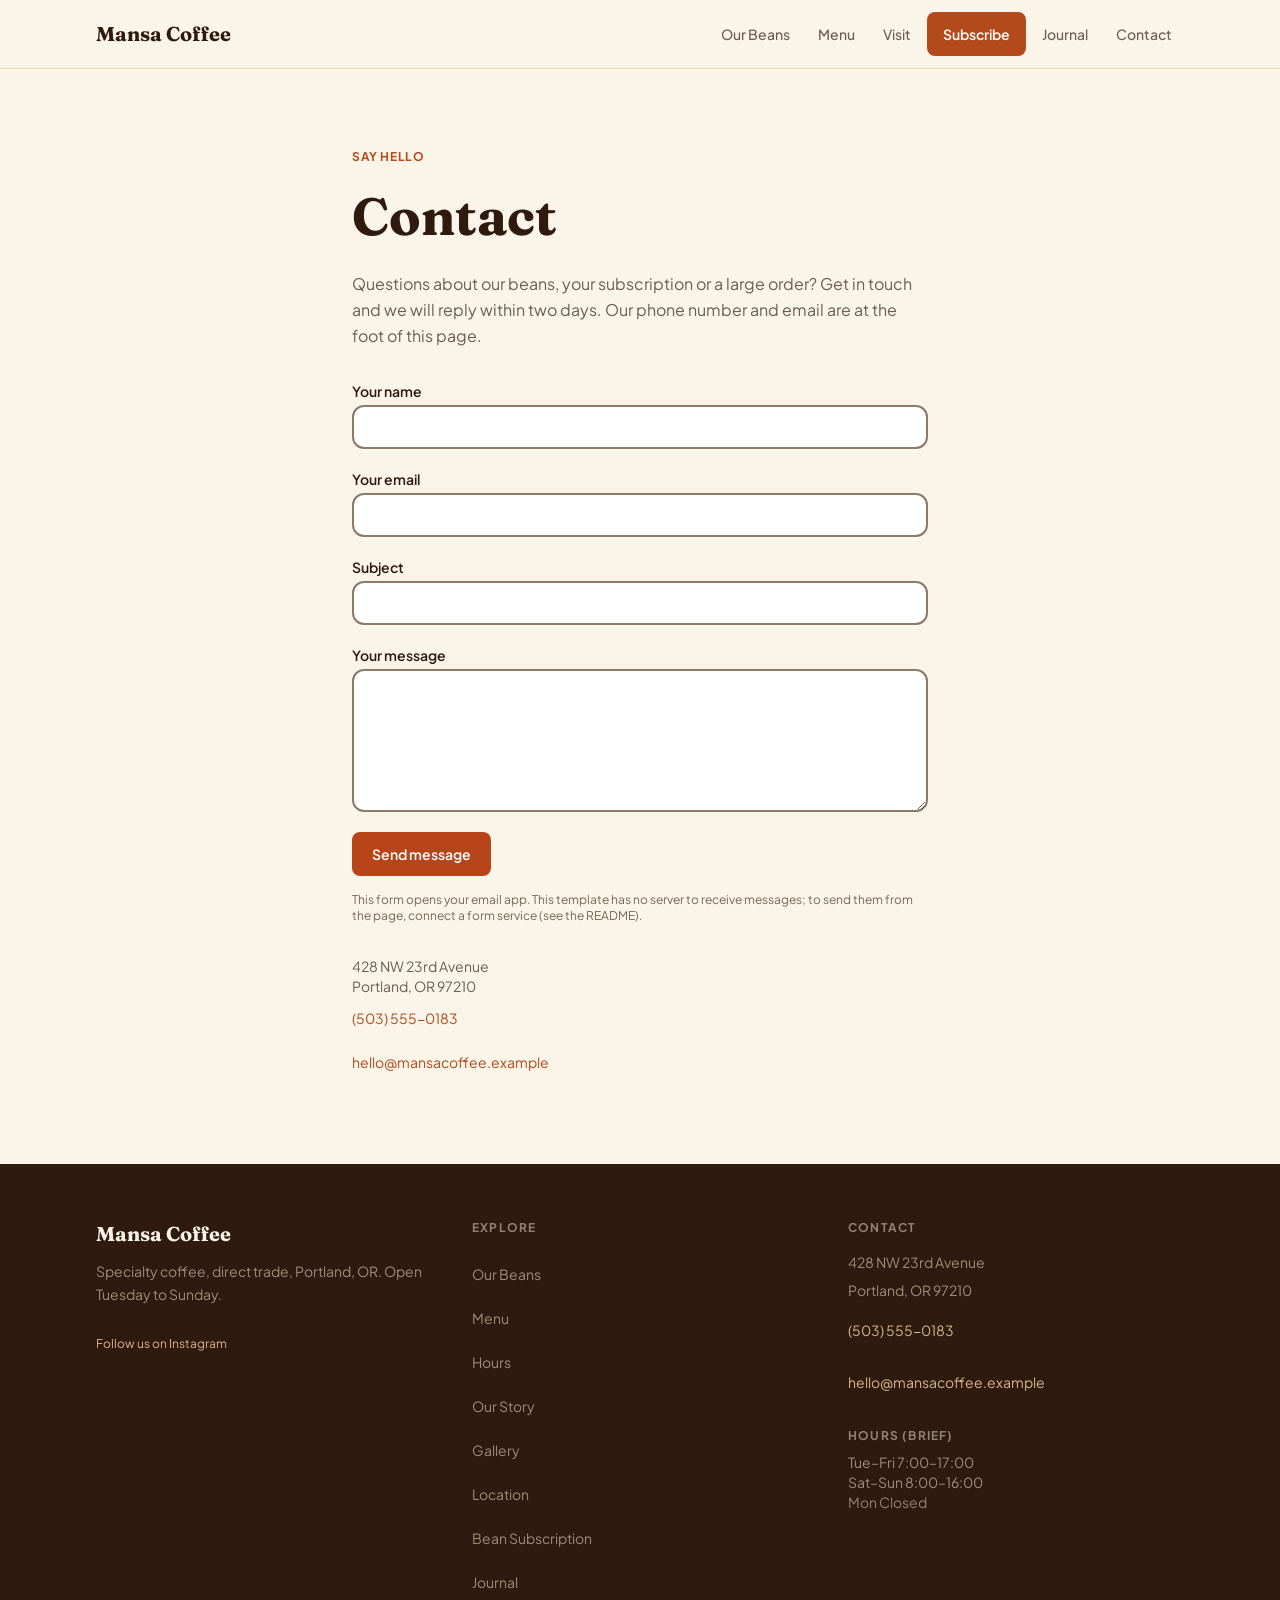
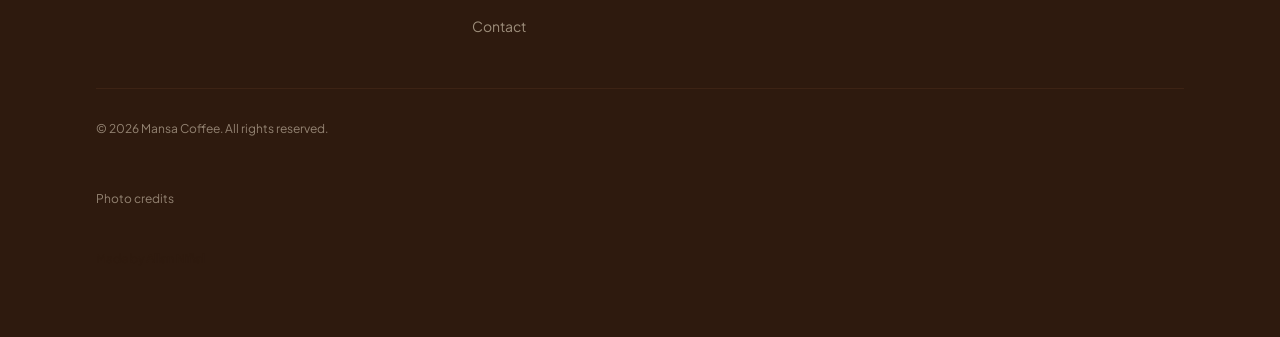
<file: contact/index.html>
<!DOCTYPE html><html lang="en"> <head><meta charset="UTF-8"><meta name="viewport" content="width=device-width, initial-scale=1.0"><title>Contact — Mansa Coffee</title><meta name="description" content="Write to Mansa Coffee: our beans, your subscription or a large order."><link rel="canonical" href="https://example.com/contact/"><!-- Favicons --><link rel="icon" type="image/svg+xml" href="../favicon.svg"><link rel="icon" type="image/x-icon" href="../favicon.ico"><!-- Open Graph --><meta property="og:type" content="website"><meta property="og:title" content="Contact — Mansa Coffee"><meta property="og:description" content="Write to Mansa Coffee: our beans, your subscription or a large order."><meta property="og:image" content="https://example.com/og-image.png"><meta property="og:url" content="https://example.com/contact/"><!-- Twitter Card --><meta name="twitter:card" content="summary_large_image"><meta name="twitter:title" content="Contact — Mansa Coffee"><meta name="twitter:description" content="Write to Mansa Coffee: our beans, your subscription or a large order."><meta name="twitter:image" content="https://example.com/og-image.png"><!-- JSON-LD structured data --><script type="application/ld+json">
  {
    "@context": "https://schema.org",
    "@graph": [
      {
        "@type": "CafeOrCoffeeShop",
        "@id": "https://mansacoffee.example/#cafe",
        "name": "Mansa Coffee",
        "description": "Specialty coffee shop in Portland, OR. Direct-trade beans from Ethiopia and Colombia, roasted in-house. Open Tuesday through Sunday.",
        "url": "https://mansacoffee.example",
        "telephone": "+15035550183",
        "email": "hello@mansacoffee.example",
        "servesCuisine": ["Coffee", "Specialty Coffee", "Pastry"],
        "priceRange": "$$",
        "acceptsReservations": false,
        "address": {
          "@type": "PostalAddress",
          "streetAddress": "428 NW 23rd Avenue",
          "addressLocality": "Portland",
          "addressRegion": "OR",
          "postalCode": "97210",
          "addressCountry": "US"
        },
        "geo": {
          "@type": "GeoCoordinates",
          "latitude": 45.5285,
          "longitude": -122.6983
        },
        "openingHoursSpecification": [
          {
            "@type": "OpeningHoursSpecification",
            "dayOfWeek": ["Tuesday", "Wednesday", "Thursday"],
            "opens": "07:00",
            "closes": "17:00"
          },
          {
            "@type": "OpeningHoursSpecification",
            "dayOfWeek": "Friday",
            "opens": "07:00",
            "closes": "18:00"
          },
          {
            "@type": "OpeningHoursSpecification",
            "dayOfWeek": ["Saturday", "Sunday"],
            "opens": "08:00",
            "closes": "16:00"
          }
        ],
        "founder": [
          {
            "@type": "Person",
            "name": "Amara Osei",
            "jobTitle": "Co-founder"
          },
          {
            "@type": "Person",
            "name": "Kwesi Osei",
            "jobTitle": "Co-founder"
          }
        ],
        "foundingDate": "2019",
        "sameAs": [
          "https://instagram.com"
        ]
      }
    ]
  }
  </script><script type="application/ld+json">{"@context":"https://schema.org","@type":"BreadcrumbList","itemListElement":[{"@type":"ListItem","position":1,"name":"Home","item":"https://example.com/"},{"@type":"ListItem","position":2,"name":"Contact","item":"https://example.com/contact/"}]}</script><link rel="stylesheet" href="../assets/index.C7IyNgyS.css">
<style>.field[data-astro-cid-ahc3q4vw]{width:100%;min-height:44px;padding:.6rem .75rem;font:inherit;background:#fff;color:#2e1a0e;border:2px solid #8A7A66;border-radius:.75rem}.field[data-astro-cid-ahc3q4vw]:focus-visible{outline:2px solid #B24A1B;outline-offset:2px}
</style></head> <body>  <header class="sticky top-0 z-50 border-b hairline" style="background-color:#FAF5E8;" data-astro-cid-ctg3m53h> <div class="container-x flex items-center justify-between gap-4 py-3" data-astro-cid-ctg3m53h> <a href="../index.html" class="font-display text-xl font-bold" style="color:#2E1A0E; font-family:'Fraunces',Georgia,serif; display:inline-flex; align-items:center; min-height:44px;" data-astro-cid-ctg3m53h>
Mansa Coffee
</a> <!-- Desktop nav --> <nav aria-label="Main navigation" class="hidden lg:block" data-astro-cid-ctg3m53h> <ul class="flex items-center gap-1 text-sm font-medium" data-astro-cid-ctg3m53h> <li data-astro-cid-ctg3m53h> <a href="../index.html#beans" class="hover:text-rust-500 transition-colors" style="color:#6A5E51; padding:0 0.75rem; min-height:44px; display:inline-flex; align-items:center;" data-astro-cid-ctg3m53h>Our Beans</a> </li><li data-astro-cid-ctg3m53h> <a href="../menu/index.html" class="hover:text-rust-500 transition-colors" style="color:#6A5E51; padding:0 0.75rem; min-height:44px; display:inline-flex; align-items:center;" data-astro-cid-ctg3m53h>Menu</a> </li><li data-astro-cid-ctg3m53h> <a href="../index.html#hours" class="hover:text-rust-500 transition-colors" style="color:#6A5E51; padding:0 0.75rem; min-height:44px; display:inline-flex; align-items:center;" data-astro-cid-ctg3m53h>Visit</a> </li><li data-astro-cid-ctg3m53h> <a href="../index.html#subscribe" class="btn-primary text-xs" style="background-color:#B24A1B; color:#fff; border-radius:0.5rem; font-weight:600; padding:0.5rem 1rem; min-height:44px; display:inline-flex; align-items:center;" data-astro-cid-ctg3m53h>Subscribe</a> </li><li data-astro-cid-ctg3m53h> <a href="../journal/index.html" class="hover:text-rust-500 transition-colors" style="color:#6A5E51; padding:0 0.75rem; min-height:44px; display:inline-flex; align-items:center;" data-astro-cid-ctg3m53h>Journal</a> </li><li data-astro-cid-ctg3m53h> <a href="./index.html" class="hover:text-rust-500 transition-colors" style="color:#6A5E51; padding:0 0.75rem; min-height:44px; display:inline-flex; align-items:center;" data-astro-cid-ctg3m53h>Contact</a> </li> </ul> </nav> <!-- Phone: a menu that works without JavaScript --> <details class="mobile-menu lg:hidden" data-astro-cid-ctg3m53h> <summary aria-label="Menu" data-astro-cid-ctg3m53h>Menu</summary> <nav aria-label="Mobile navigation" data-astro-cid-ctg3m53h> <a href="../index.html#beans" data-astro-cid-ctg3m53h>Our Beans</a><a href="../menu/index.html" data-astro-cid-ctg3m53h>Menu</a><a href="../index.html#hours" data-astro-cid-ctg3m53h>Visit</a><a href="../index.html#subscribe" data-astro-cid-ctg3m53h>Subscribe</a><a href="../journal/index.html" data-astro-cid-ctg3m53h>Journal</a><a href="./index.html" data-astro-cid-ctg3m53h>Contact</a> </nav> </details> </div> </header>  <main id="main-content" data-astro-cid-ahc3q4vw> <section class="container-x py-20" aria-labelledby="contact-heading" data-astro-cid-ahc3q4vw> <div class="max-w-xl mx-auto" data-astro-cid-ahc3q4vw> <p class="text-xs font-bold uppercase tracking-wider mb-3" style="color:#B24A1B;" data-astro-cid-ahc3q4vw>Say hello</p> <h1 id="contact-heading" style="font-family:'Fraunces',Georgia,serif; font-size:clamp(2.25rem,5vw,3.25rem); font-weight:700; color:#2E1A0E;" data-astro-cid-ahc3q4vw>Contact</h1> <p class="mt-4 text-base leading-relaxed" style="color:#6A5E51;" data-astro-cid-ahc3q4vw>Questions about our beans, your subscription or a large order? Get in touch and we will reply within two days. Our phone number and email are at the foot of this page.</p> <!--
          No back end. This form opens the visitor's email app, addressed to the
          address below. To send messages from the page itself, point `action` at a
          form service (Formspree, Formspark, Web3Forms, Netlify Forms...), remove
          enctype, and set method="post" as that service describes.
        --> <form action="mailto:hello@mansacoffee.example" method="post" enctype="text/plain" class="mt-8 grid gap-5" data-astro-cid-ahc3q4vw> <label class="grid gap-1 text-sm font-semibold" style="color:#2E1A0E;" data-astro-cid-ahc3q4vw>Your name
<input type="text" name="name" required autocomplete="name" class="field" data-astro-cid-ahc3q4vw> </label> <label class="grid gap-1 text-sm font-semibold" style="color:#2E1A0E;" data-astro-cid-ahc3q4vw>Your email
<input type="email" name="email" required autocomplete="email" class="field" data-astro-cid-ahc3q4vw> </label> <label class="grid gap-1 text-sm font-semibold" style="color:#2E1A0E;" data-astro-cid-ahc3q4vw>Subject
<input type="text" name="subject" class="field" data-astro-cid-ahc3q4vw> </label> <label class="grid gap-1 text-sm font-semibold" style="color:#2E1A0E;" data-astro-cid-ahc3q4vw>Your message
<textarea name="message" rows="6" required class="field" data-astro-cid-ahc3q4vw></textarea> </label> <div data-astro-cid-ahc3q4vw><button type="submit" class="btn-primary" style="min-height:44px;" data-astro-cid-ahc3q4vw>Send message</button></div> </form> <p class="mt-4 text-xs" style="color:#756857;" data-astro-cid-ahc3q4vw>
This form opens your email app. This template has no server to receive messages; to send them from the page, connect a form service (see the README).
</p> <address class="not-italic mt-8 text-sm" style="color:#6A5E51;" data-astro-cid-ahc3q4vw>
428 NW 23rd Avenue<br data-astro-cid-ahc3q4vw>
Portland, OR 97210<br data-astro-cid-ahc3q4vw> <a href="tel:+15035550183" style="color:#B24A1B; display:inline-flex; align-items:center; min-height:44px;" data-astro-cid-ahc3q4vw>(503) 555-0183</a><br data-astro-cid-ahc3q4vw> <a href="mailto:hello@mansacoffee.example" style="color:#B24A1B; display:inline-flex; align-items:center; min-height:44px;" data-astro-cid-ahc3q4vw>hello@mansacoffee.example</a> </address> </div> </section> </main>  <footer style="background-color:#2E1A0E;" aria-label="Site footer" data-astro-cid-gcn2mc3v> <div class="container-x py-14" data-astro-cid-gcn2mc3v> <div class="grid sm:grid-cols-3 gap-10 mb-10" data-astro-cid-gcn2mc3v> <!-- Brand --> <div data-astro-cid-gcn2mc3v> <a href="../index.html" class="font-bold text-xl" style="font-family:'Fraunces',Georgia,serif; color:#FAF5E8;" data-astro-cid-gcn2mc3v>
Mansa Coffee
</a> <p class="mt-3 text-sm leading-relaxed" style="color:#9d8e7b;" data-astro-cid-gcn2mc3v>
Specialty coffee, direct trade, Portland, OR. Open Tuesday to Sunday.
</p> <p class="mt-4 text-xs" style="color:#938372;" data-astro-cid-gcn2mc3v> <a href="https://instagram.com" class="hover:underline" style="color:#D4B98A;display:inline-flex;align-items:center;min-height:44px;" rel="noopener noreferrer" target="_blank" data-astro-cid-gcn2mc3v>Follow us on Instagram</a> </p> </div> <!-- Nav --> <nav aria-label="Footer navigation" data-astro-cid-gcn2mc3v> <p class="text-xs font-bold uppercase tracking-widest mb-4" style="color:#938372;" data-astro-cid-gcn2mc3v>Explore</p> <ul class="text-sm" data-astro-cid-gcn2mc3v> <li data-astro-cid-gcn2mc3v> <a href="../index.html#beans" class="hover:underline transition-colors" style="color:#9d8e7b;display:inline-flex;align-items:center;min-height:44px;" data-astro-cid-gcn2mc3v> Our Beans </a> </li><li data-astro-cid-gcn2mc3v> <a href="../menu/index.html" class="hover:underline transition-colors" style="color:#9d8e7b;display:inline-flex;align-items:center;min-height:44px;" data-astro-cid-gcn2mc3v> Menu </a> </li><li data-astro-cid-gcn2mc3v> <a href="../index.html#hours" class="hover:underline transition-colors" style="color:#9d8e7b;display:inline-flex;align-items:center;min-height:44px;" data-astro-cid-gcn2mc3v> Hours </a> </li><li data-astro-cid-gcn2mc3v> <a href="../index.html#story" class="hover:underline transition-colors" style="color:#9d8e7b;display:inline-flex;align-items:center;min-height:44px;" data-astro-cid-gcn2mc3v> Our Story </a> </li><li data-astro-cid-gcn2mc3v> <a href="../index.html#gallery" class="hover:underline transition-colors" style="color:#9d8e7b;display:inline-flex;align-items:center;min-height:44px;" data-astro-cid-gcn2mc3v> Gallery </a> </li><li data-astro-cid-gcn2mc3v> <a href="../index.html#location" class="hover:underline transition-colors" style="color:#9d8e7b;display:inline-flex;align-items:center;min-height:44px;" data-astro-cid-gcn2mc3v> Location </a> </li><li data-astro-cid-gcn2mc3v> <a href="../index.html#subscribe" class="hover:underline transition-colors" style="color:#9d8e7b;display:inline-flex;align-items:center;min-height:44px;" data-astro-cid-gcn2mc3v> Bean Subscription </a> </li><li data-astro-cid-gcn2mc3v> <a href="../journal/index.html" class="hover:underline transition-colors" style="color:#9d8e7b;display:inline-flex;align-items:center;min-height:44px;" data-astro-cid-gcn2mc3v> Journal </a> </li><li data-astro-cid-gcn2mc3v> <a href="./index.html" class="hover:underline transition-colors" style="color:#9d8e7b;display:inline-flex;align-items:center;min-height:44px;" data-astro-cid-gcn2mc3v> Contact </a> </li> </ul> </nav> <!-- Contact --> <div data-astro-cid-gcn2mc3v> <p class="text-xs font-bold uppercase tracking-widest mb-4" style="color:#938372;" data-astro-cid-gcn2mc3v>Contact</p> <address class="not-italic space-y-2 text-sm" style="color:#9d8e7b;" data-astro-cid-gcn2mc3v> <p data-astro-cid-gcn2mc3v>428 NW 23rd Avenue</p> <p data-astro-cid-gcn2mc3v>Portland, OR 97210</p> <p class="mt-3" data-astro-cid-gcn2mc3v> <a href="tel:+15035550183" class="hover:underline" style="color:#D4B98A;display:inline-flex;align-items:center;min-height:44px;" data-astro-cid-gcn2mc3v>(503) 555-0183</a> </p> <p data-astro-cid-gcn2mc3v> <a href="mailto:hello@mansacoffee.example" class="hover:underline" style="color:#D4B98A;display:inline-flex;align-items:center;min-height:44px;" data-astro-cid-gcn2mc3v>hello@mansacoffee.example</a> </p> </address> <div class="mt-6" data-astro-cid-gcn2mc3v> <p class="text-xs font-bold uppercase tracking-widest mb-2" style="color:#938372;" data-astro-cid-gcn2mc3v>Hours (brief)</p> <p class="text-sm" style="color:#9d8e7b;" data-astro-cid-gcn2mc3v>Tue–Fri 7:00–17:00</p> <p class="text-sm" style="color:#9d8e7b;" data-astro-cid-gcn2mc3v>Sat–Sun 8:00–16:00</p> <p class="text-sm" style="color:#938372;" data-astro-cid-gcn2mc3v>Mon Closed</p> </div> </div> </div> <div class="pt-8 border-t flex flex-col sm:flex-row sm:items-center sm:justify-between gap-3" style="border-color:#3D2314;" data-astro-cid-gcn2mc3v> <p class="text-xs" style="color:#938372;" data-astro-cid-gcn2mc3v>
&copy; 2026 Mansa Coffee. All rights reserved.
</p> </div> <!-- Photo credits. Required while you use the demo photos (Unsplash asks for
         the photographer and a link). Delete this whole <details> block once you
         have replaced the photos with your own. --> <details class="mt-10 text-xs" style="color:#938372;" data-photo-credits data-astro-cid-gcn2mc3v> <summary style="cursor:pointer;min-height:44px;display:flex;align-items:center;" data-astro-cid-gcn2mc3v>Photo credits</summary> <p class="mt-2" data-astro-cid-gcn2mc3v>
Demo photographs from <a href="https://unsplash.com/?utm_source=allanninal_dev&utm_medium=referral" style="color:#D4B98A;text-decoration:underline;" data-astro-cid-gcn2mc3v>Unsplash</a>. Replace them, and these credits, with your own before launch.
</p> <ul class="mt-2 space-y-1" data-astro-cid-gcn2mc3v> <li data-astro-cid-gcn2mc3v>Coffee shop hero: Photo by <a href="https://unsplash.com/@louishansel?utm_source=allanninal_dev&utm_medium=referral" style="color:#D4B98A;text-decoration:underline;" data-astro-cid-gcn2mc3v>Louis Hansel</a> on <a href="https://unsplash.com/photos/qoPAjwEiUmg?utm_source=allanninal_dev&utm_medium=referral" style="color:#D4B98A;text-decoration:underline;" data-astro-cid-gcn2mc3v>Unsplash</a></li><li data-astro-cid-gcn2mc3v>A copper and brass lever espresso machine pulling a shot: Photo by <a href="https://unsplash.com/@mariahhewines?utm_source=allanninal_dev&utm_medium=referral" style="color:#D4B98A;text-decoration:underline;" data-astro-cid-gcn2mc3v>Mariah Hewines</a> on <a href="https://unsplash.com/photos/an-espresso-machine-with-a-cup-of-coffee-on-it-uCO4y7afZ3w?utm_source=allanninal_dev&utm_medium=referral" style="color:#D4B98A;text-decoration:underline;" data-astro-cid-gcn2mc3v>Unsplash</a></li><li data-astro-cid-gcn2mc3v>Pour-over station: Photo by <a href="https://unsplash.com/@nkalil?utm_source=allanninal_dev&utm_medium=referral" style="color:#D4B98A;text-decoration:underline;" data-astro-cid-gcn2mc3v>Najib Kalil</a> on <a href="https://unsplash.com/photos/x-8DF-Ry0Zo?utm_source=allanninal_dev&utm_medium=referral" style="color:#D4B98A;text-decoration:underline;" data-astro-cid-gcn2mc3v>Unsplash</a></li><li data-astro-cid-gcn2mc3v>Latte art: Photo by <a href="https://unsplash.com/@pundalex?utm_source=allanninal_dev&utm_medium=referral" style="color:#D4B98A;text-decoration:underline;" data-astro-cid-gcn2mc3v>Lex Sirikiat</a> on <a href="https://unsplash.com/photos/EjbQQ0fgkFE?utm_source=allanninal_dev&utm_medium=referral" style="color:#D4B98A;text-decoration:underline;" data-astro-cid-gcn2mc3v>Unsplash</a></li><li data-astro-cid-gcn2mc3v>The space: Photo by <a href="https://unsplash.com/@krisatomic?utm_source=allanninal_dev&utm_medium=referral" style="color:#D4B98A;text-decoration:underline;" data-astro-cid-gcn2mc3v>Kris Atomic</a> on <a href="https://unsplash.com/photos/3b2tADGAWnU?utm_source=allanninal_dev&utm_medium=referral" style="color:#D4B98A;text-decoration:underline;" data-astro-cid-gcn2mc3v>Unsplash</a></li> </ul> </details>  <p class="maker-credit" data-maker-credit="1" data-astro-cid-gcn2mc3v>Made by <a style="display:inline-flex;align-items:center;min-height:44px;" href="https://www.linkedin.com/in/allanninal/" data-maker-credit="1" target="_blank" rel="noopener noreferrer" data-astro-cid-gcn2mc3v>Allan Ni&ntilde;al</a></p> </div> </footer>   </body></html>
</file>
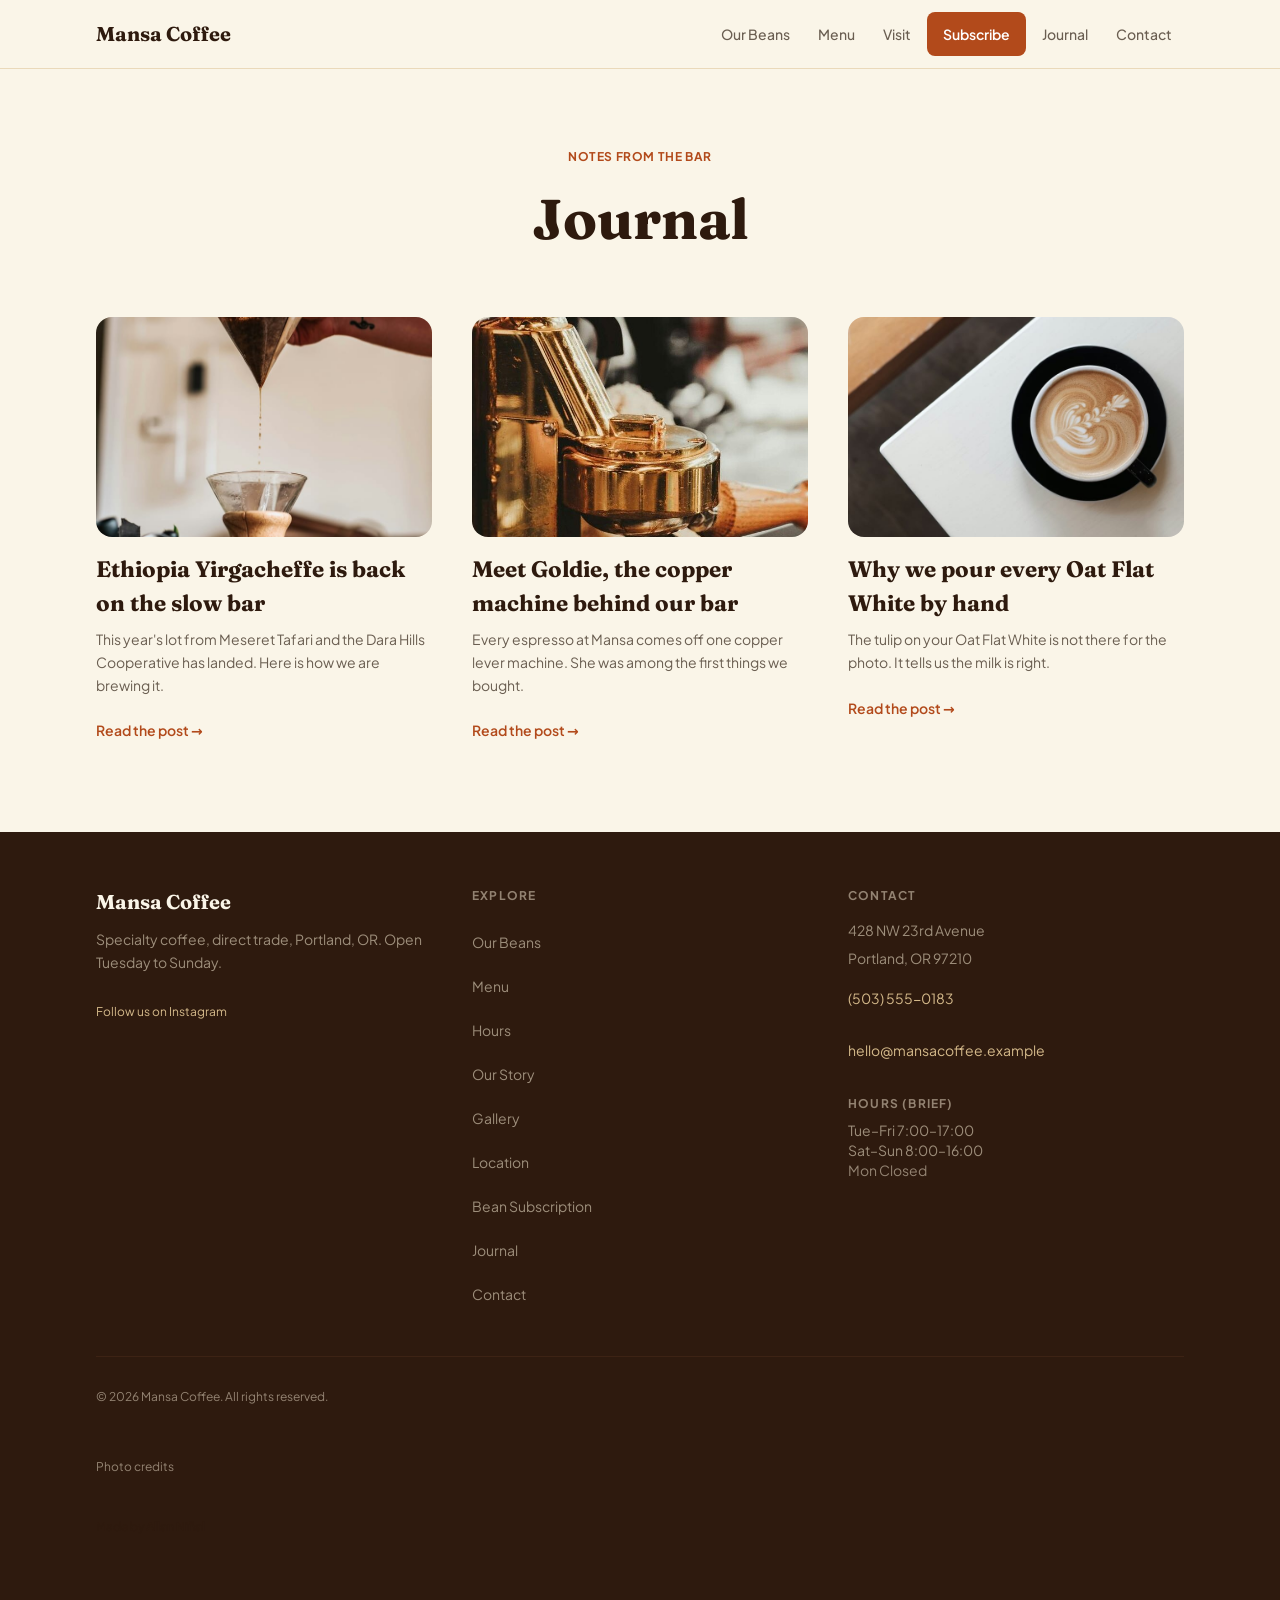
<file: journal/index.html>
<!DOCTYPE html><html lang="en"> <head><meta charset="UTF-8"><meta name="viewport" content="width=device-width, initial-scale=1.0"><title>Journal — Mansa Coffee</title><meta name="description" content="Notes from the bar at Mansa Coffee: a new lot on the slow bar, the copper machine behind the counter, and how we pour an Oat Flat White."><link rel="canonical" href="https://example.com/journal/"><!-- Favicons --><link rel="icon" type="image/svg+xml" href="../favicon.svg"><link rel="icon" type="image/x-icon" href="../favicon.ico"><!-- Open Graph --><meta property="og:type" content="website"><meta property="og:title" content="Journal — Mansa Coffee"><meta property="og:description" content="Notes from the bar at Mansa Coffee: a new lot on the slow bar, the copper machine behind the counter, and how we pour an Oat Flat White."><meta property="og:image" content="https://example.com/og-image.png"><meta property="og:url" content="https://example.com/journal/"><!-- Twitter Card --><meta name="twitter:card" content="summary_large_image"><meta name="twitter:title" content="Journal — Mansa Coffee"><meta name="twitter:description" content="Notes from the bar at Mansa Coffee: a new lot on the slow bar, the copper machine behind the counter, and how we pour an Oat Flat White."><meta name="twitter:image" content="https://example.com/og-image.png"><!-- JSON-LD structured data --><script type="application/ld+json">
  {
    "@context": "https://schema.org",
    "@graph": [
      {
        "@type": "CafeOrCoffeeShop",
        "@id": "https://mansacoffee.example/#cafe",
        "name": "Mansa Coffee",
        "description": "Specialty coffee shop in Portland, OR. Direct-trade beans from Ethiopia and Colombia, roasted in-house. Open Tuesday through Sunday.",
        "url": "https://mansacoffee.example",
        "telephone": "+15035550183",
        "email": "hello@mansacoffee.example",
        "servesCuisine": ["Coffee", "Specialty Coffee", "Pastry"],
        "priceRange": "$$",
        "acceptsReservations": false,
        "address": {
          "@type": "PostalAddress",
          "streetAddress": "428 NW 23rd Avenue",
          "addressLocality": "Portland",
          "addressRegion": "OR",
          "postalCode": "97210",
          "addressCountry": "US"
        },
        "geo": {
          "@type": "GeoCoordinates",
          "latitude": 45.5285,
          "longitude": -122.6983
        },
        "openingHoursSpecification": [
          {
            "@type": "OpeningHoursSpecification",
            "dayOfWeek": ["Tuesday", "Wednesday", "Thursday"],
            "opens": "07:00",
            "closes": "17:00"
          },
          {
            "@type": "OpeningHoursSpecification",
            "dayOfWeek": "Friday",
            "opens": "07:00",
            "closes": "18:00"
          },
          {
            "@type": "OpeningHoursSpecification",
            "dayOfWeek": ["Saturday", "Sunday"],
            "opens": "08:00",
            "closes": "16:00"
          }
        ],
        "founder": [
          {
            "@type": "Person",
            "name": "Amara Osei",
            "jobTitle": "Co-founder"
          },
          {
            "@type": "Person",
            "name": "Kwesi Osei",
            "jobTitle": "Co-founder"
          }
        ],
        "foundingDate": "2019",
        "sameAs": [
          "https://instagram.com"
        ]
      }
    ]
  }
  </script><script type="application/ld+json">{"@context":"https://schema.org","@type":"BreadcrumbList","itemListElement":[{"@type":"ListItem","position":1,"name":"Home","item":"https://example.com/"},{"@type":"ListItem","position":2,"name":"Journal","item":"https://example.com/journal/"}]}</script><link rel="stylesheet" href="../assets/index.C7IyNgyS.css"></head> <body>  <header class="sticky top-0 z-50 border-b hairline" style="background-color:#FAF5E8;" data-astro-cid-ctg3m53h> <div class="container-x flex items-center justify-between gap-4 py-3" data-astro-cid-ctg3m53h> <a href="../index.html" class="font-display text-xl font-bold" style="color:#2E1A0E; font-family:'Fraunces',Georgia,serif; display:inline-flex; align-items:center; min-height:44px;" data-astro-cid-ctg3m53h>
Mansa Coffee
</a> <!-- Desktop nav --> <nav aria-label="Main navigation" class="hidden lg:block" data-astro-cid-ctg3m53h> <ul class="flex items-center gap-1 text-sm font-medium" data-astro-cid-ctg3m53h> <li data-astro-cid-ctg3m53h> <a href="../index.html#beans" class="hover:text-rust-500 transition-colors" style="color:#6A5E51; padding:0 0.75rem; min-height:44px; display:inline-flex; align-items:center;" data-astro-cid-ctg3m53h>Our Beans</a> </li><li data-astro-cid-ctg3m53h> <a href="../menu/index.html" class="hover:text-rust-500 transition-colors" style="color:#6A5E51; padding:0 0.75rem; min-height:44px; display:inline-flex; align-items:center;" data-astro-cid-ctg3m53h>Menu</a> </li><li data-astro-cid-ctg3m53h> <a href="../index.html#hours" class="hover:text-rust-500 transition-colors" style="color:#6A5E51; padding:0 0.75rem; min-height:44px; display:inline-flex; align-items:center;" data-astro-cid-ctg3m53h>Visit</a> </li><li data-astro-cid-ctg3m53h> <a href="../index.html#subscribe" class="btn-primary text-xs" style="background-color:#B24A1B; color:#fff; border-radius:0.5rem; font-weight:600; padding:0.5rem 1rem; min-height:44px; display:inline-flex; align-items:center;" data-astro-cid-ctg3m53h>Subscribe</a> </li><li data-astro-cid-ctg3m53h> <a href="./index.html" class="hover:text-rust-500 transition-colors" style="color:#6A5E51; padding:0 0.75rem; min-height:44px; display:inline-flex; align-items:center;" data-astro-cid-ctg3m53h>Journal</a> </li><li data-astro-cid-ctg3m53h> <a href="../contact/index.html" class="hover:text-rust-500 transition-colors" style="color:#6A5E51; padding:0 0.75rem; min-height:44px; display:inline-flex; align-items:center;" data-astro-cid-ctg3m53h>Contact</a> </li> </ul> </nav> <!-- Phone: a menu that works without JavaScript --> <details class="mobile-menu lg:hidden" data-astro-cid-ctg3m53h> <summary aria-label="Menu" data-astro-cid-ctg3m53h>Menu</summary> <nav aria-label="Mobile navigation" data-astro-cid-ctg3m53h> <a href="../index.html#beans" data-astro-cid-ctg3m53h>Our Beans</a><a href="../menu/index.html" data-astro-cid-ctg3m53h>Menu</a><a href="../index.html#hours" data-astro-cid-ctg3m53h>Visit</a><a href="../index.html#subscribe" data-astro-cid-ctg3m53h>Subscribe</a><a href="./index.html" data-astro-cid-ctg3m53h>Journal</a><a href="../contact/index.html" data-astro-cid-ctg3m53h>Contact</a> </nav> </details> </div> </header>  <main id="main-content"> <section class="container-x py-20" aria-labelledby="journal-heading"> <div class="text-center max-w-xl mx-auto mb-14"> <p class="text-xs font-bold uppercase tracking-wider mb-3" style="color:#B24A1B;">Notes from the bar</p> <h1 id="journal-heading" style="font-family:'Fraunces',Georgia,serif; font-size:clamp(2.25rem,5vw,3.5rem); font-weight:700; color:#2E1A0E;">Journal</h1> </div> <div class="grid gap-10 md:grid-cols-3"> <article> <a href="./yirgacheffe-back-on-the-slow-bar/index.html" style="text-decoration:none; color:inherit; display:block;"> <img src="../images/gallery/pour.jpg" alt="A barista pouring from a paper filter of ground coffee into a glass carafe with a wooden collar" width="900" height="675" loading="lazy" decoding="async" class="w-full object-cover rounded-2xl" style="height:220px;"> <h2 class="mt-4" style="font-family:'Fraunces',Georgia,serif; font-size:1.4rem; font-weight:700; color:#2E1A0E;">Ethiopia Yirgacheffe is back on the slow bar</h2> </a> <p class="mt-2 text-sm leading-relaxed" style="color:#6A5E51;">This year&#39;s lot from Meseret Tafari and the Dara Hills Cooperative has landed. Here is how we are brewing it.</p> <a href="./yirgacheffe-back-on-the-slow-bar/index.html" class="inline-flex items-center mt-3 text-sm font-semibold" style="color:#B24A1B; min-height:44px;">Read the post<span class="sr-only">: Ethiopia Yirgacheffe is back on the slow bar</span>&nbsp;&rarr;</a> </article><article> <a href="./meet-goldie/index.html" style="text-decoration:none; color:inherit; display:block;"> <img src="../images/gallery/bar.jpg" alt="Close-up of the brass group head and wooden handle of a copper lever espresso machine" width="900" height="675" loading="lazy" decoding="async" class="w-full object-cover rounded-2xl" style="height:220px;"> <h2 class="mt-4" style="font-family:'Fraunces',Georgia,serif; font-size:1.4rem; font-weight:700; color:#2E1A0E;">Meet Goldie, the copper machine behind our bar</h2> </a> <p class="mt-2 text-sm leading-relaxed" style="color:#6A5E51;">Every espresso at Mansa comes off one copper lever machine. She was among the first things we bought.</p> <a href="./meet-goldie/index.html" class="inline-flex items-center mt-3 text-sm font-semibold" style="color:#B24A1B; min-height:44px;">Read the post<span class="sr-only">: Meet Goldie, the copper machine behind our bar</span>&nbsp;&rarr;</a> </article><article> <a href="./oat-flat-white-by-hand/index.html" style="text-decoration:none; color:inherit; display:block;"> <img src="../images/gallery/latte.jpg" alt="A flat white seen from above on a white table, with a leaf pattern in the milk foam" width="900" height="675" loading="lazy" decoding="async" class="w-full object-cover rounded-2xl" style="height:220px;"> <h2 class="mt-4" style="font-family:'Fraunces',Georgia,serif; font-size:1.4rem; font-weight:700; color:#2E1A0E;">Why we pour every Oat Flat White by hand</h2> </a> <p class="mt-2 text-sm leading-relaxed" style="color:#6A5E51;">The tulip on your Oat Flat White is not there for the photo. It tells us the milk is right.</p> <a href="./oat-flat-white-by-hand/index.html" class="inline-flex items-center mt-3 text-sm font-semibold" style="color:#B24A1B; min-height:44px;">Read the post<span class="sr-only">: Why we pour every Oat Flat White by hand</span>&nbsp;&rarr;</a> </article> </div> </section> </main>  <footer style="background-color:#2E1A0E;" aria-label="Site footer" data-astro-cid-gcn2mc3v> <div class="container-x py-14" data-astro-cid-gcn2mc3v> <div class="grid sm:grid-cols-3 gap-10 mb-10" data-astro-cid-gcn2mc3v> <!-- Brand --> <div data-astro-cid-gcn2mc3v> <a href="../index.html" class="font-bold text-xl" style="font-family:'Fraunces',Georgia,serif; color:#FAF5E8;" data-astro-cid-gcn2mc3v>
Mansa Coffee
</a> <p class="mt-3 text-sm leading-relaxed" style="color:#9d8e7b;" data-astro-cid-gcn2mc3v>
Specialty coffee, direct trade, Portland, OR. Open Tuesday to Sunday.
</p> <p class="mt-4 text-xs" style="color:#938372;" data-astro-cid-gcn2mc3v> <a href="https://instagram.com" class="hover:underline" style="color:#D4B98A;display:inline-flex;align-items:center;min-height:44px;" rel="noopener noreferrer" target="_blank" data-astro-cid-gcn2mc3v>Follow us on Instagram</a> </p> </div> <!-- Nav --> <nav aria-label="Footer navigation" data-astro-cid-gcn2mc3v> <p class="text-xs font-bold uppercase tracking-widest mb-4" style="color:#938372;" data-astro-cid-gcn2mc3v>Explore</p> <ul class="text-sm" data-astro-cid-gcn2mc3v> <li data-astro-cid-gcn2mc3v> <a href="../index.html#beans" class="hover:underline transition-colors" style="color:#9d8e7b;display:inline-flex;align-items:center;min-height:44px;" data-astro-cid-gcn2mc3v> Our Beans </a> </li><li data-astro-cid-gcn2mc3v> <a href="../menu/index.html" class="hover:underline transition-colors" style="color:#9d8e7b;display:inline-flex;align-items:center;min-height:44px;" data-astro-cid-gcn2mc3v> Menu </a> </li><li data-astro-cid-gcn2mc3v> <a href="../index.html#hours" class="hover:underline transition-colors" style="color:#9d8e7b;display:inline-flex;align-items:center;min-height:44px;" data-astro-cid-gcn2mc3v> Hours </a> </li><li data-astro-cid-gcn2mc3v> <a href="../index.html#story" class="hover:underline transition-colors" style="color:#9d8e7b;display:inline-flex;align-items:center;min-height:44px;" data-astro-cid-gcn2mc3v> Our Story </a> </li><li data-astro-cid-gcn2mc3v> <a href="../index.html#gallery" class="hover:underline transition-colors" style="color:#9d8e7b;display:inline-flex;align-items:center;min-height:44px;" data-astro-cid-gcn2mc3v> Gallery </a> </li><li data-astro-cid-gcn2mc3v> <a href="../index.html#location" class="hover:underline transition-colors" style="color:#9d8e7b;display:inline-flex;align-items:center;min-height:44px;" data-astro-cid-gcn2mc3v> Location </a> </li><li data-astro-cid-gcn2mc3v> <a href="../index.html#subscribe" class="hover:underline transition-colors" style="color:#9d8e7b;display:inline-flex;align-items:center;min-height:44px;" data-astro-cid-gcn2mc3v> Bean Subscription </a> </li><li data-astro-cid-gcn2mc3v> <a href="./index.html" class="hover:underline transition-colors" style="color:#9d8e7b;display:inline-flex;align-items:center;min-height:44px;" data-astro-cid-gcn2mc3v> Journal </a> </li><li data-astro-cid-gcn2mc3v> <a href="../contact/index.html" class="hover:underline transition-colors" style="color:#9d8e7b;display:inline-flex;align-items:center;min-height:44px;" data-astro-cid-gcn2mc3v> Contact </a> </li> </ul> </nav> <!-- Contact --> <div data-astro-cid-gcn2mc3v> <p class="text-xs font-bold uppercase tracking-widest mb-4" style="color:#938372;" data-astro-cid-gcn2mc3v>Contact</p> <address class="not-italic space-y-2 text-sm" style="color:#9d8e7b;" data-astro-cid-gcn2mc3v> <p data-astro-cid-gcn2mc3v>428 NW 23rd Avenue</p> <p data-astro-cid-gcn2mc3v>Portland, OR 97210</p> <p class="mt-3" data-astro-cid-gcn2mc3v> <a href="tel:+15035550183" class="hover:underline" style="color:#D4B98A;display:inline-flex;align-items:center;min-height:44px;" data-astro-cid-gcn2mc3v>(503) 555-0183</a> </p> <p data-astro-cid-gcn2mc3v> <a href="mailto:hello@mansacoffee.example" class="hover:underline" style="color:#D4B98A;display:inline-flex;align-items:center;min-height:44px;" data-astro-cid-gcn2mc3v>hello@mansacoffee.example</a> </p> </address> <div class="mt-6" data-astro-cid-gcn2mc3v> <p class="text-xs font-bold uppercase tracking-widest mb-2" style="color:#938372;" data-astro-cid-gcn2mc3v>Hours (brief)</p> <p class="text-sm" style="color:#9d8e7b;" data-astro-cid-gcn2mc3v>Tue–Fri 7:00–17:00</p> <p class="text-sm" style="color:#9d8e7b;" data-astro-cid-gcn2mc3v>Sat–Sun 8:00–16:00</p> <p class="text-sm" style="color:#938372;" data-astro-cid-gcn2mc3v>Mon Closed</p> </div> </div> </div> <div class="pt-8 border-t flex flex-col sm:flex-row sm:items-center sm:justify-between gap-3" style="border-color:#3D2314;" data-astro-cid-gcn2mc3v> <p class="text-xs" style="color:#938372;" data-astro-cid-gcn2mc3v>
&copy; 2026 Mansa Coffee. All rights reserved.
</p> </div> <!-- Photo credits. Required while you use the demo photos (Unsplash asks for
         the photographer and a link). Delete this whole <details> block once you
         have replaced the photos with your own. --> <details class="mt-10 text-xs" style="color:#938372;" data-photo-credits data-astro-cid-gcn2mc3v> <summary style="cursor:pointer;min-height:44px;display:flex;align-items:center;" data-astro-cid-gcn2mc3v>Photo credits</summary> <p class="mt-2" data-astro-cid-gcn2mc3v>
Demo photographs from <a href="https://unsplash.com/?utm_source=allanninal_dev&utm_medium=referral" style="color:#D4B98A;text-decoration:underline;" data-astro-cid-gcn2mc3v>Unsplash</a>. Replace them, and these credits, with your own before launch.
</p> <ul class="mt-2 space-y-1" data-astro-cid-gcn2mc3v> <li data-astro-cid-gcn2mc3v>Coffee shop hero: Photo by <a href="https://unsplash.com/@louishansel?utm_source=allanninal_dev&utm_medium=referral" style="color:#D4B98A;text-decoration:underline;" data-astro-cid-gcn2mc3v>Louis Hansel</a> on <a href="https://unsplash.com/photos/qoPAjwEiUmg?utm_source=allanninal_dev&utm_medium=referral" style="color:#D4B98A;text-decoration:underline;" data-astro-cid-gcn2mc3v>Unsplash</a></li><li data-astro-cid-gcn2mc3v>A copper and brass lever espresso machine pulling a shot: Photo by <a href="https://unsplash.com/@mariahhewines?utm_source=allanninal_dev&utm_medium=referral" style="color:#D4B98A;text-decoration:underline;" data-astro-cid-gcn2mc3v>Mariah Hewines</a> on <a href="https://unsplash.com/photos/an-espresso-machine-with-a-cup-of-coffee-on-it-uCO4y7afZ3w?utm_source=allanninal_dev&utm_medium=referral" style="color:#D4B98A;text-decoration:underline;" data-astro-cid-gcn2mc3v>Unsplash</a></li><li data-astro-cid-gcn2mc3v>Pour-over station: Photo by <a href="https://unsplash.com/@nkalil?utm_source=allanninal_dev&utm_medium=referral" style="color:#D4B98A;text-decoration:underline;" data-astro-cid-gcn2mc3v>Najib Kalil</a> on <a href="https://unsplash.com/photos/x-8DF-Ry0Zo?utm_source=allanninal_dev&utm_medium=referral" style="color:#D4B98A;text-decoration:underline;" data-astro-cid-gcn2mc3v>Unsplash</a></li><li data-astro-cid-gcn2mc3v>Latte art: Photo by <a href="https://unsplash.com/@pundalex?utm_source=allanninal_dev&utm_medium=referral" style="color:#D4B98A;text-decoration:underline;" data-astro-cid-gcn2mc3v>Lex Sirikiat</a> on <a href="https://unsplash.com/photos/EjbQQ0fgkFE?utm_source=allanninal_dev&utm_medium=referral" style="color:#D4B98A;text-decoration:underline;" data-astro-cid-gcn2mc3v>Unsplash</a></li><li data-astro-cid-gcn2mc3v>The space: Photo by <a href="https://unsplash.com/@krisatomic?utm_source=allanninal_dev&utm_medium=referral" style="color:#D4B98A;text-decoration:underline;" data-astro-cid-gcn2mc3v>Kris Atomic</a> on <a href="https://unsplash.com/photos/3b2tADGAWnU?utm_source=allanninal_dev&utm_medium=referral" style="color:#D4B98A;text-decoration:underline;" data-astro-cid-gcn2mc3v>Unsplash</a></li> </ul> </details>  <p class="maker-credit" data-maker-credit="1" data-astro-cid-gcn2mc3v>Made by <a style="display:inline-flex;align-items:center;min-height:44px;" href="https://www.linkedin.com/in/allanninal/" data-maker-credit="1" target="_blank" rel="noopener noreferrer" data-astro-cid-gcn2mc3v>Allan Ni&ntilde;al</a></p> </div> </footer>   </body></html>
</file>
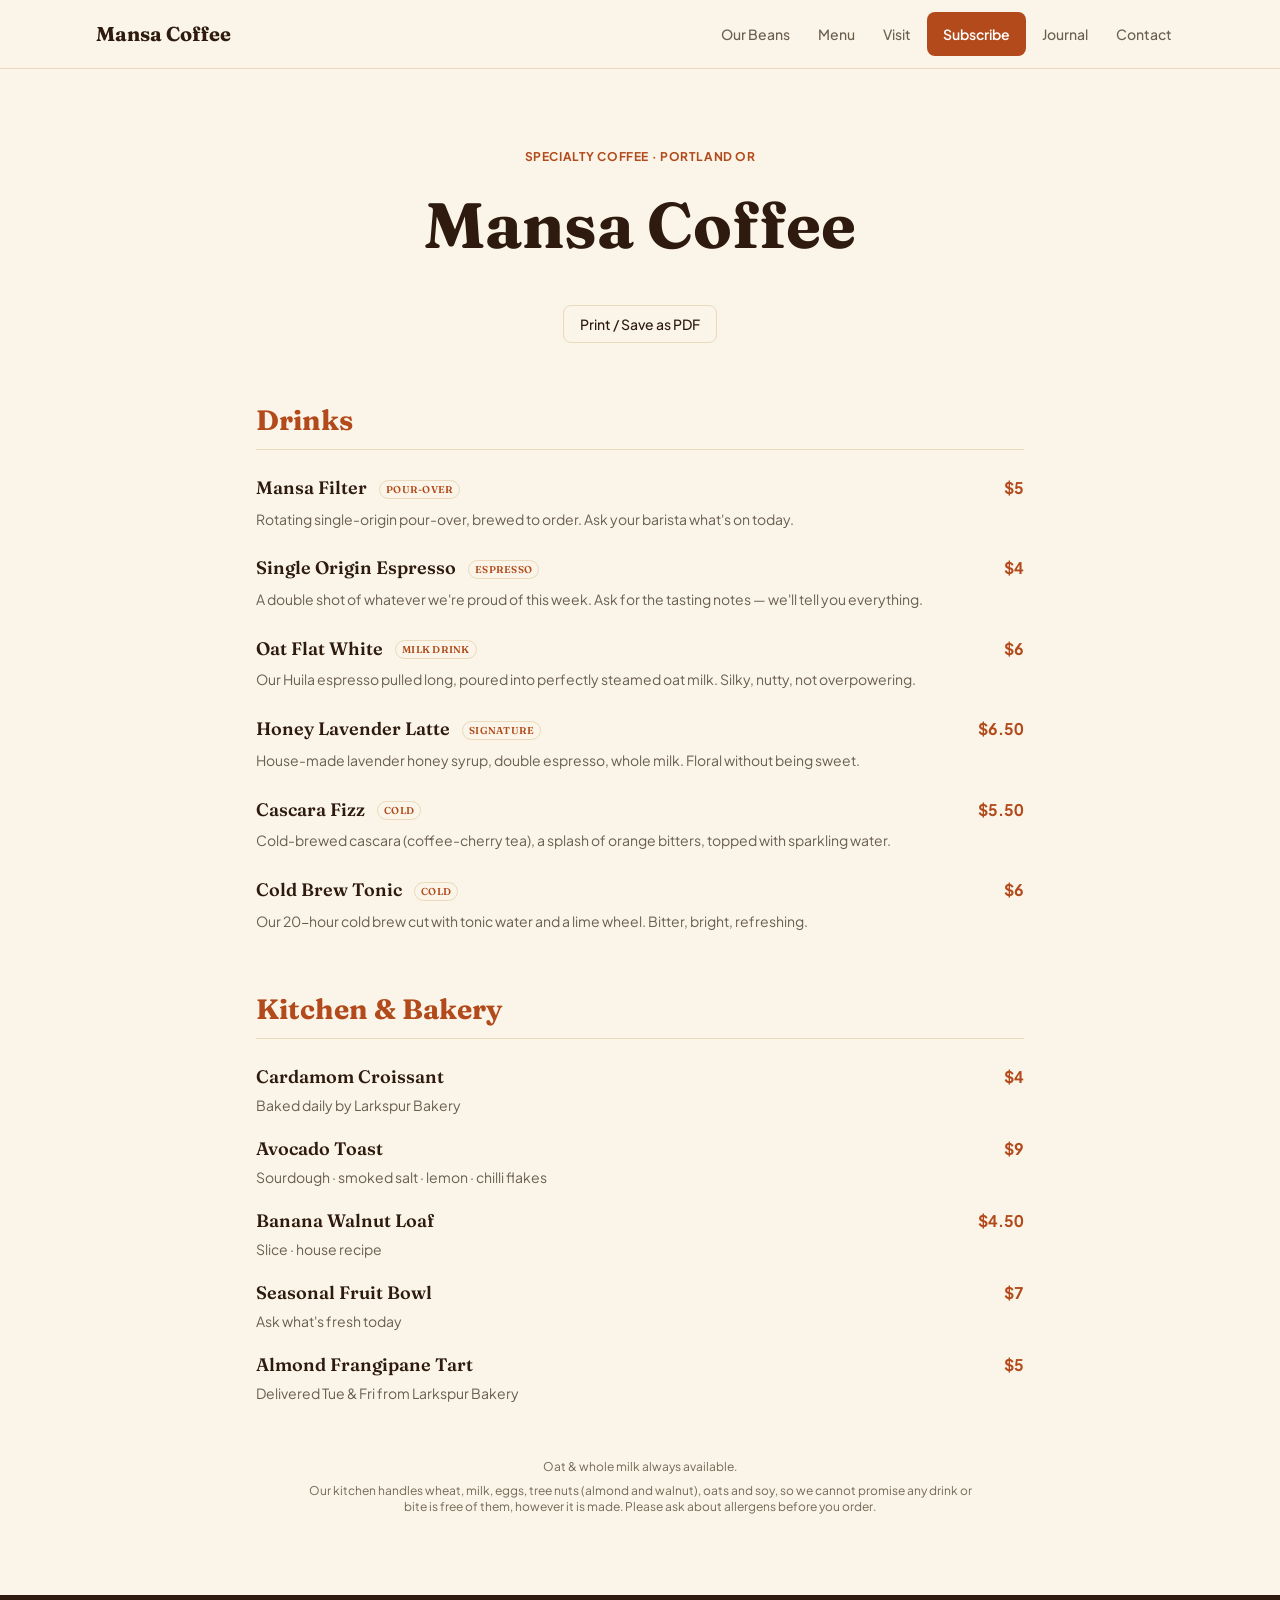
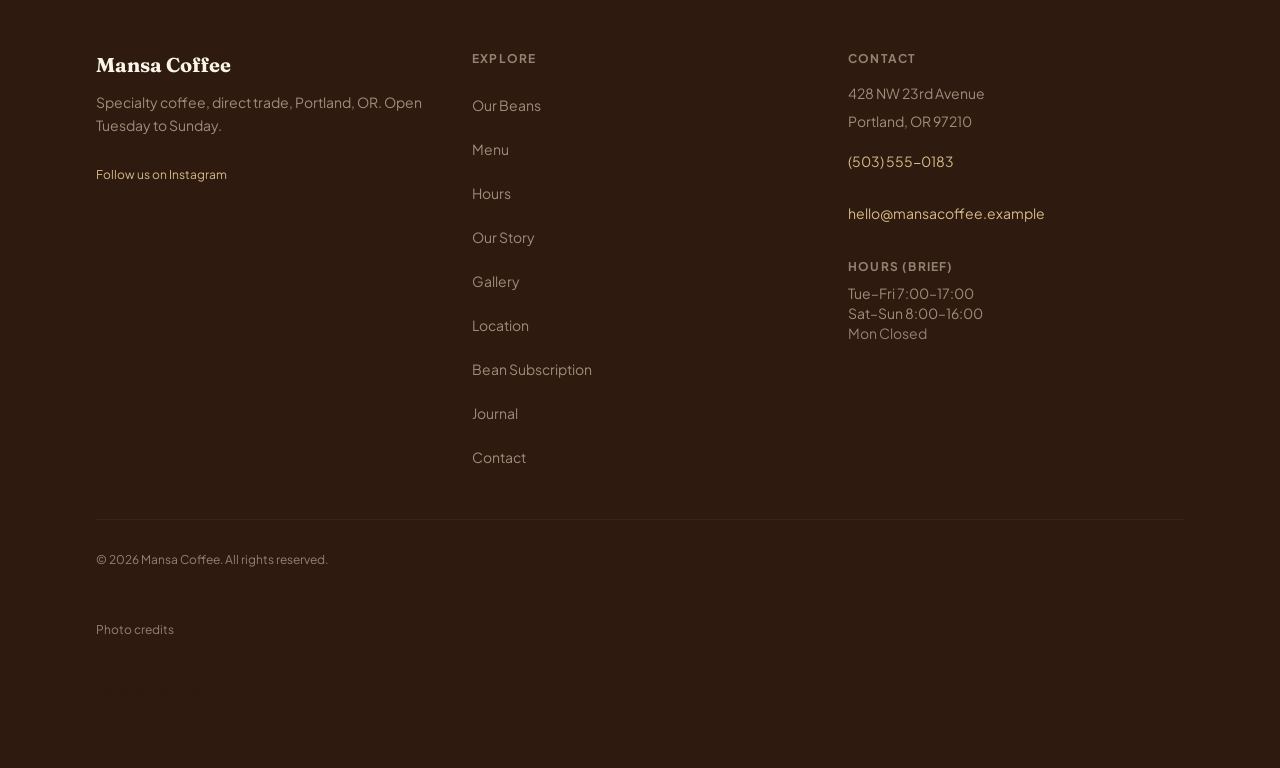
<file: menu/index.html>
<!DOCTYPE html><html lang="en"> <head><meta charset="UTF-8"><meta name="viewport" content="width=device-width, initial-scale=1.0"><title>Full Menu — Mansa Coffee</title><meta name="description" content="The full menu at Mansa Coffee: single-origin pour-overs, espresso, seasonal drinks and pastries, with prices and the current bean origins."><link rel="canonical" href="https://example.com/menu/"><!-- Favicons --><link rel="icon" type="image/svg+xml" href="../favicon.svg"><link rel="icon" type="image/x-icon" href="../favicon.ico"><!-- Open Graph --><meta property="og:type" content="website"><meta property="og:title" content="Full Menu — Mansa Coffee"><meta property="og:description" content="The full menu at Mansa Coffee: single-origin pour-overs, espresso, seasonal drinks and pastries, with prices and the current bean origins."><meta property="og:image" content="https://example.com/og-image.png"><meta property="og:url" content="https://example.com/menu/"><!-- Twitter Card --><meta name="twitter:card" content="summary_large_image"><meta name="twitter:title" content="Full Menu — Mansa Coffee"><meta name="twitter:description" content="The full menu at Mansa Coffee: single-origin pour-overs, espresso, seasonal drinks and pastries, with prices and the current bean origins."><meta name="twitter:image" content="https://example.com/og-image.png"><!-- JSON-LD structured data --><script type="application/ld+json">
  {
    "@context": "https://schema.org",
    "@graph": [
      {
        "@type": "CafeOrCoffeeShop",
        "@id": "https://mansacoffee.example/#cafe",
        "name": "Mansa Coffee",
        "description": "Specialty coffee shop in Portland, OR. Direct-trade beans from Ethiopia and Colombia, roasted in-house. Open Tuesday through Sunday.",
        "url": "https://mansacoffee.example",
        "telephone": "+15035550183",
        "email": "hello@mansacoffee.example",
        "servesCuisine": ["Coffee", "Specialty Coffee", "Pastry"],
        "priceRange": "$$",
        "acceptsReservations": false,
        "address": {
          "@type": "PostalAddress",
          "streetAddress": "428 NW 23rd Avenue",
          "addressLocality": "Portland",
          "addressRegion": "OR",
          "postalCode": "97210",
          "addressCountry": "US"
        },
        "geo": {
          "@type": "GeoCoordinates",
          "latitude": 45.5285,
          "longitude": -122.6983
        },
        "openingHoursSpecification": [
          {
            "@type": "OpeningHoursSpecification",
            "dayOfWeek": ["Tuesday", "Wednesday", "Thursday"],
            "opens": "07:00",
            "closes": "17:00"
          },
          {
            "@type": "OpeningHoursSpecification",
            "dayOfWeek": "Friday",
            "opens": "07:00",
            "closes": "18:00"
          },
          {
            "@type": "OpeningHoursSpecification",
            "dayOfWeek": ["Saturday", "Sunday"],
            "opens": "08:00",
            "closes": "16:00"
          }
        ],
        "founder": [
          {
            "@type": "Person",
            "name": "Amara Osei",
            "jobTitle": "Co-founder"
          },
          {
            "@type": "Person",
            "name": "Kwesi Osei",
            "jobTitle": "Co-founder"
          }
        ],
        "foundingDate": "2019",
        "sameAs": [
          "https://instagram.com"
        ]
      }
    ]
  }
  </script><script type="application/ld+json">{"@context":"https://schema.org","@type":"BreadcrumbList","itemListElement":[{"@type":"ListItem","position":1,"name":"Home","item":"https://example.com/"},{"@type":"ListItem","position":2,"name":"Full Menu","item":"https://example.com/menu/"}]}</script><link rel="stylesheet" href="../assets/index.C7IyNgyS.css">
<style>@media print{header,footer,aside[aria-label],.no-print[data-astro-cid-o5xiawde]{display:none!important}body{background:#fff!important;color:#111!important}.print-menu[data-astro-cid-o5xiawde]{padding-top:0!important}}
</style><script type="module">document.getElementById("print-menu")?.addEventListener("click",()=>window.print());
</script></head> <body>  <header class="sticky top-0 z-50 border-b hairline" style="background-color:#FAF5E8;" data-astro-cid-ctg3m53h> <div class="container-x flex items-center justify-between gap-4 py-3" data-astro-cid-ctg3m53h> <a href="../index.html" class="font-display text-xl font-bold" style="color:#2E1A0E; font-family:'Fraunces',Georgia,serif; display:inline-flex; align-items:center; min-height:44px;" data-astro-cid-ctg3m53h>
Mansa Coffee
</a> <!-- Desktop nav --> <nav aria-label="Main navigation" class="hidden lg:block" data-astro-cid-ctg3m53h> <ul class="flex items-center gap-1 text-sm font-medium" data-astro-cid-ctg3m53h> <li data-astro-cid-ctg3m53h> <a href="../index.html#beans" class="hover:text-rust-500 transition-colors" style="color:#6A5E51; padding:0 0.75rem; min-height:44px; display:inline-flex; align-items:center;" data-astro-cid-ctg3m53h>Our Beans</a> </li><li data-astro-cid-ctg3m53h> <a href="./index.html" class="hover:text-rust-500 transition-colors" style="color:#6A5E51; padding:0 0.75rem; min-height:44px; display:inline-flex; align-items:center;" data-astro-cid-ctg3m53h>Menu</a> </li><li data-astro-cid-ctg3m53h> <a href="../index.html#hours" class="hover:text-rust-500 transition-colors" style="color:#6A5E51; padding:0 0.75rem; min-height:44px; display:inline-flex; align-items:center;" data-astro-cid-ctg3m53h>Visit</a> </li><li data-astro-cid-ctg3m53h> <a href="../index.html#subscribe" class="btn-primary text-xs" style="background-color:#B24A1B; color:#fff; border-radius:0.5rem; font-weight:600; padding:0.5rem 1rem; min-height:44px; display:inline-flex; align-items:center;" data-astro-cid-ctg3m53h>Subscribe</a> </li><li data-astro-cid-ctg3m53h> <a href="../journal/index.html" class="hover:text-rust-500 transition-colors" style="color:#6A5E51; padding:0 0.75rem; min-height:44px; display:inline-flex; align-items:center;" data-astro-cid-ctg3m53h>Journal</a> </li><li data-astro-cid-ctg3m53h> <a href="../contact/index.html" class="hover:text-rust-500 transition-colors" style="color:#6A5E51; padding:0 0.75rem; min-height:44px; display:inline-flex; align-items:center;" data-astro-cid-ctg3m53h>Contact</a> </li> </ul> </nav> <!-- Phone: a menu that works without JavaScript --> <details class="mobile-menu lg:hidden" data-astro-cid-ctg3m53h> <summary aria-label="Menu" data-astro-cid-ctg3m53h>Menu</summary> <nav aria-label="Mobile navigation" data-astro-cid-ctg3m53h> <a href="../index.html#beans" data-astro-cid-ctg3m53h>Our Beans</a><a href="./index.html" data-astro-cid-ctg3m53h>Menu</a><a href="../index.html#hours" data-astro-cid-ctg3m53h>Visit</a><a href="../index.html#subscribe" data-astro-cid-ctg3m53h>Subscribe</a><a href="../journal/index.html" data-astro-cid-ctg3m53h>Journal</a><a href="../contact/index.html" data-astro-cid-ctg3m53h>Contact</a> </nav> </details> </div> </header>  <main id="main-content" data-astro-cid-o5xiawde> <section class="container-x py-20 print-menu" aria-labelledby="menu-page-heading" data-astro-cid-o5xiawde> <!-- Header --> <div class="text-center mb-14" data-astro-cid-o5xiawde> <p class="text-xs font-bold uppercase tracking-wider mb-3" style="color:#B24A1B;" data-astro-cid-o5xiawde>Specialty Coffee · Portland OR</p> <h1 id="menu-page-heading" style="font-family:'Fraunces',Georgia,serif; font-size:clamp(2.5rem,7vw,4rem); font-weight:700; color:#2E1A0E;" data-astro-cid-o5xiawde>Mansa Coffee</h1> <button id="print-menu" class="mt-8 no-print inline-flex items-center gap-2 px-4 py-2 text-sm rounded-lg border font-medium" style="border-color:#EAD9BA; color:#2E1A0E;" type="button" data-astro-cid-o5xiawde>Print / Save as PDF</button> </div> <div class="max-w-3xl mx-auto grid gap-14" data-astro-cid-o5xiawde> <!-- Drinks --> <section aria-labelledby="sec-drinks" data-astro-cid-o5xiawde> <h2 id="sec-drinks" class="mb-6 pb-2" style="font-family:'Fraunces',Georgia,serif; font-size:1.75rem; font-weight:700; color:#B24A1B; border-bottom:1px solid #EAD9BA;" data-astro-cid-o5xiawde>Drinks</h2> <ul class="grid gap-6" role="list" data-astro-cid-o5xiawde> <li data-astro-cid-o5xiawde> <div class="flex items-baseline justify-between gap-4" data-astro-cid-o5xiawde> <h3 class="font-semibold text-lg" style="color:#2E1A0E;" data-astro-cid-o5xiawde> Mansa Filter <span class="ml-2 align-middle text-[10px] uppercase tracking-wide px-1.5 py-0.5" style="color:#B24A1B; border:1px solid #EAD9BA; border-radius:9999px;" data-astro-cid-o5xiawde>Pour-over</span> </h3> <span class="font-bold tabular-nums shrink-0" style="color:#B24A1B;" data-astro-cid-o5xiawde>$5</span> </div> <p class="text-sm mt-1 leading-relaxed" style="color:#6A5E51;" data-astro-cid-o5xiawde>Rotating single-origin pour-over, brewed to order. Ask your barista what&#39;s on today.</p> </li><li data-astro-cid-o5xiawde> <div class="flex items-baseline justify-between gap-4" data-astro-cid-o5xiawde> <h3 class="font-semibold text-lg" style="color:#2E1A0E;" data-astro-cid-o5xiawde> Single Origin Espresso <span class="ml-2 align-middle text-[10px] uppercase tracking-wide px-1.5 py-0.5" style="color:#B24A1B; border:1px solid #EAD9BA; border-radius:9999px;" data-astro-cid-o5xiawde>Espresso</span> </h3> <span class="font-bold tabular-nums shrink-0" style="color:#B24A1B;" data-astro-cid-o5xiawde>$4</span> </div> <p class="text-sm mt-1 leading-relaxed" style="color:#6A5E51;" data-astro-cid-o5xiawde>A double shot of whatever we&#39;re proud of this week. Ask for the tasting notes — we&#39;ll tell you everything.</p> </li><li data-astro-cid-o5xiawde> <div class="flex items-baseline justify-between gap-4" data-astro-cid-o5xiawde> <h3 class="font-semibold text-lg" style="color:#2E1A0E;" data-astro-cid-o5xiawde> Oat Flat White <span class="ml-2 align-middle text-[10px] uppercase tracking-wide px-1.5 py-0.5" style="color:#B24A1B; border:1px solid #EAD9BA; border-radius:9999px;" data-astro-cid-o5xiawde>Milk drink</span> </h3> <span class="font-bold tabular-nums shrink-0" style="color:#B24A1B;" data-astro-cid-o5xiawde>$6</span> </div> <p class="text-sm mt-1 leading-relaxed" style="color:#6A5E51;" data-astro-cid-o5xiawde>Our Huila espresso pulled long, poured into perfectly steamed oat milk. Silky, nutty, not overpowering.</p> </li><li data-astro-cid-o5xiawde> <div class="flex items-baseline justify-between gap-4" data-astro-cid-o5xiawde> <h3 class="font-semibold text-lg" style="color:#2E1A0E;" data-astro-cid-o5xiawde> Honey Lavender Latte <span class="ml-2 align-middle text-[10px] uppercase tracking-wide px-1.5 py-0.5" style="color:#B24A1B; border:1px solid #EAD9BA; border-radius:9999px;" data-astro-cid-o5xiawde>Signature</span> </h3> <span class="font-bold tabular-nums shrink-0" style="color:#B24A1B;" data-astro-cid-o5xiawde>$6.50</span> </div> <p class="text-sm mt-1 leading-relaxed" style="color:#6A5E51;" data-astro-cid-o5xiawde>House-made lavender honey syrup, double espresso, whole milk. Floral without being sweet.</p> </li><li data-astro-cid-o5xiawde> <div class="flex items-baseline justify-between gap-4" data-astro-cid-o5xiawde> <h3 class="font-semibold text-lg" style="color:#2E1A0E;" data-astro-cid-o5xiawde> Cascara Fizz <span class="ml-2 align-middle text-[10px] uppercase tracking-wide px-1.5 py-0.5" style="color:#B24A1B; border:1px solid #EAD9BA; border-radius:9999px;" data-astro-cid-o5xiawde>Cold</span> </h3> <span class="font-bold tabular-nums shrink-0" style="color:#B24A1B;" data-astro-cid-o5xiawde>$5.50</span> </div> <p class="text-sm mt-1 leading-relaxed" style="color:#6A5E51;" data-astro-cid-o5xiawde>Cold-brewed cascara (coffee-cherry tea), a splash of orange bitters, topped with sparkling water.</p> </li><li data-astro-cid-o5xiawde> <div class="flex items-baseline justify-between gap-4" data-astro-cid-o5xiawde> <h3 class="font-semibold text-lg" style="color:#2E1A0E;" data-astro-cid-o5xiawde> Cold Brew Tonic <span class="ml-2 align-middle text-[10px] uppercase tracking-wide px-1.5 py-0.5" style="color:#B24A1B; border:1px solid #EAD9BA; border-radius:9999px;" data-astro-cid-o5xiawde>Cold</span> </h3> <span class="font-bold tabular-nums shrink-0" style="color:#B24A1B;" data-astro-cid-o5xiawde>$6</span> </div> <p class="text-sm mt-1 leading-relaxed" style="color:#6A5E51;" data-astro-cid-o5xiawde>Our 20-hour cold brew cut with tonic water and a lime wheel. Bitter, bright, refreshing.</p> </li> </ul> </section> <!-- Food --> <section aria-labelledby="sec-food" data-astro-cid-o5xiawde> <h2 id="sec-food" class="mb-6 pb-2" style="font-family:'Fraunces',Georgia,serif; font-size:1.75rem; font-weight:700; color:#B24A1B; border-bottom:1px solid #EAD9BA;" data-astro-cid-o5xiawde>Kitchen &amp; Bakery</h2> <ul class="grid gap-5" role="list" data-astro-cid-o5xiawde> <li data-astro-cid-o5xiawde> <div class="flex items-baseline justify-between gap-4" data-astro-cid-o5xiawde> <h3 class="font-semibold text-lg" style="color:#2E1A0E;" data-astro-cid-o5xiawde>Cardamom Croissant</h3> <span class="font-bold tabular-nums shrink-0" style="color:#B24A1B;" data-astro-cid-o5xiawde>$4</span> </div> <p class="text-sm mt-1" style="color:#6A5E51;" data-astro-cid-o5xiawde>Baked daily by Larkspur Bakery</p> </li><li data-astro-cid-o5xiawde> <div class="flex items-baseline justify-between gap-4" data-astro-cid-o5xiawde> <h3 class="font-semibold text-lg" style="color:#2E1A0E;" data-astro-cid-o5xiawde>Avocado Toast</h3> <span class="font-bold tabular-nums shrink-0" style="color:#B24A1B;" data-astro-cid-o5xiawde>$9</span> </div> <p class="text-sm mt-1" style="color:#6A5E51;" data-astro-cid-o5xiawde>Sourdough · smoked salt · lemon · chilli flakes</p> </li><li data-astro-cid-o5xiawde> <div class="flex items-baseline justify-between gap-4" data-astro-cid-o5xiawde> <h3 class="font-semibold text-lg" style="color:#2E1A0E;" data-astro-cid-o5xiawde>Banana Walnut Loaf</h3> <span class="font-bold tabular-nums shrink-0" style="color:#B24A1B;" data-astro-cid-o5xiawde>$4.50</span> </div> <p class="text-sm mt-1" style="color:#6A5E51;" data-astro-cid-o5xiawde>Slice · house recipe</p> </li><li data-astro-cid-o5xiawde> <div class="flex items-baseline justify-between gap-4" data-astro-cid-o5xiawde> <h3 class="font-semibold text-lg" style="color:#2E1A0E;" data-astro-cid-o5xiawde>Seasonal Fruit Bowl</h3> <span class="font-bold tabular-nums shrink-0" style="color:#B24A1B;" data-astro-cid-o5xiawde>$7</span> </div> <p class="text-sm mt-1" style="color:#6A5E51;" data-astro-cid-o5xiawde>Ask what&#39;s fresh today</p> </li><li data-astro-cid-o5xiawde> <div class="flex items-baseline justify-between gap-4" data-astro-cid-o5xiawde> <h3 class="font-semibold text-lg" style="color:#2E1A0E;" data-astro-cid-o5xiawde>Almond Frangipane Tart</h3> <span class="font-bold tabular-nums shrink-0" style="color:#B24A1B;" data-astro-cid-o5xiawde>$5</span> </div> <p class="text-sm mt-1" style="color:#6A5E51;" data-astro-cid-o5xiawde>Delivered Tue &amp; Fri from Larkspur Bakery</p> </li> </ul> </section> </div> <p class="text-center text-xs mt-14" style="color:#756857;" data-astro-cid-o5xiawde>
Oat &amp; whole milk always available.
</p> <p class="text-center text-xs mt-2 max-w-2xl mx-auto" style="color:#756857;" data-menu-note data-astro-cid-o5xiawde> Our kitchen handles wheat, milk, eggs, tree nuts (almond and walnut), oats and soy, so we cannot promise any drink or bite is free of them, however it is made. Please ask about allergens before you order. </p> </section> </main>  <footer style="background-color:#2E1A0E;" aria-label="Site footer" data-astro-cid-gcn2mc3v> <div class="container-x py-14" data-astro-cid-gcn2mc3v> <div class="grid sm:grid-cols-3 gap-10 mb-10" data-astro-cid-gcn2mc3v> <!-- Brand --> <div data-astro-cid-gcn2mc3v> <a href="../index.html" class="font-bold text-xl" style="font-family:'Fraunces',Georgia,serif; color:#FAF5E8;" data-astro-cid-gcn2mc3v>
Mansa Coffee
</a> <p class="mt-3 text-sm leading-relaxed" style="color:#9d8e7b;" data-astro-cid-gcn2mc3v>
Specialty coffee, direct trade, Portland, OR. Open Tuesday to Sunday.
</p> <p class="mt-4 text-xs" style="color:#938372;" data-astro-cid-gcn2mc3v> <a href="https://instagram.com" class="hover:underline" style="color:#D4B98A;display:inline-flex;align-items:center;min-height:44px;" rel="noopener noreferrer" target="_blank" data-astro-cid-gcn2mc3v>Follow us on Instagram</a> </p> </div> <!-- Nav --> <nav aria-label="Footer navigation" data-astro-cid-gcn2mc3v> <p class="text-xs font-bold uppercase tracking-widest mb-4" style="color:#938372;" data-astro-cid-gcn2mc3v>Explore</p> <ul class="text-sm" data-astro-cid-gcn2mc3v> <li data-astro-cid-gcn2mc3v> <a href="../index.html#beans" class="hover:underline transition-colors" style="color:#9d8e7b;display:inline-flex;align-items:center;min-height:44px;" data-astro-cid-gcn2mc3v> Our Beans </a> </li><li data-astro-cid-gcn2mc3v> <a href="./index.html" class="hover:underline transition-colors" style="color:#9d8e7b;display:inline-flex;align-items:center;min-height:44px;" data-astro-cid-gcn2mc3v> Menu </a> </li><li data-astro-cid-gcn2mc3v> <a href="../index.html#hours" class="hover:underline transition-colors" style="color:#9d8e7b;display:inline-flex;align-items:center;min-height:44px;" data-astro-cid-gcn2mc3v> Hours </a> </li><li data-astro-cid-gcn2mc3v> <a href="../index.html#story" class="hover:underline transition-colors" style="color:#9d8e7b;display:inline-flex;align-items:center;min-height:44px;" data-astro-cid-gcn2mc3v> Our Story </a> </li><li data-astro-cid-gcn2mc3v> <a href="../index.html#gallery" class="hover:underline transition-colors" style="color:#9d8e7b;display:inline-flex;align-items:center;min-height:44px;" data-astro-cid-gcn2mc3v> Gallery </a> </li><li data-astro-cid-gcn2mc3v> <a href="../index.html#location" class="hover:underline transition-colors" style="color:#9d8e7b;display:inline-flex;align-items:center;min-height:44px;" data-astro-cid-gcn2mc3v> Location </a> </li><li data-astro-cid-gcn2mc3v> <a href="../index.html#subscribe" class="hover:underline transition-colors" style="color:#9d8e7b;display:inline-flex;align-items:center;min-height:44px;" data-astro-cid-gcn2mc3v> Bean Subscription </a> </li><li data-astro-cid-gcn2mc3v> <a href="../journal/index.html" class="hover:underline transition-colors" style="color:#9d8e7b;display:inline-flex;align-items:center;min-height:44px;" data-astro-cid-gcn2mc3v> Journal </a> </li><li data-astro-cid-gcn2mc3v> <a href="../contact/index.html" class="hover:underline transition-colors" style="color:#9d8e7b;display:inline-flex;align-items:center;min-height:44px;" data-astro-cid-gcn2mc3v> Contact </a> </li> </ul> </nav> <!-- Contact --> <div data-astro-cid-gcn2mc3v> <p class="text-xs font-bold uppercase tracking-widest mb-4" style="color:#938372;" data-astro-cid-gcn2mc3v>Contact</p> <address class="not-italic space-y-2 text-sm" style="color:#9d8e7b;" data-astro-cid-gcn2mc3v> <p data-astro-cid-gcn2mc3v>428 NW 23rd Avenue</p> <p data-astro-cid-gcn2mc3v>Portland, OR 97210</p> <p class="mt-3" data-astro-cid-gcn2mc3v> <a href="tel:+15035550183" class="hover:underline" style="color:#D4B98A;display:inline-flex;align-items:center;min-height:44px;" data-astro-cid-gcn2mc3v>(503) 555-0183</a> </p> <p data-astro-cid-gcn2mc3v> <a href="mailto:hello@mansacoffee.example" class="hover:underline" style="color:#D4B98A;display:inline-flex;align-items:center;min-height:44px;" data-astro-cid-gcn2mc3v>hello@mansacoffee.example</a> </p> </address> <div class="mt-6" data-astro-cid-gcn2mc3v> <p class="text-xs font-bold uppercase tracking-widest mb-2" style="color:#938372;" data-astro-cid-gcn2mc3v>Hours (brief)</p> <p class="text-sm" style="color:#9d8e7b;" data-astro-cid-gcn2mc3v>Tue–Fri 7:00–17:00</p> <p class="text-sm" style="color:#9d8e7b;" data-astro-cid-gcn2mc3v>Sat–Sun 8:00–16:00</p> <p class="text-sm" style="color:#938372;" data-astro-cid-gcn2mc3v>Mon Closed</p> </div> </div> </div> <div class="pt-8 border-t flex flex-col sm:flex-row sm:items-center sm:justify-between gap-3" style="border-color:#3D2314;" data-astro-cid-gcn2mc3v> <p class="text-xs" style="color:#938372;" data-astro-cid-gcn2mc3v>
&copy; 2026 Mansa Coffee. All rights reserved.
</p> </div> <!-- Photo credits. Required while you use the demo photos (Unsplash asks for
         the photographer and a link). Delete this whole <details> block once you
         have replaced the photos with your own. --> <details class="mt-10 text-xs" style="color:#938372;" data-photo-credits data-astro-cid-gcn2mc3v> <summary style="cursor:pointer;min-height:44px;display:flex;align-items:center;" data-astro-cid-gcn2mc3v>Photo credits</summary> <p class="mt-2" data-astro-cid-gcn2mc3v>
Demo photographs from <a href="https://unsplash.com/?utm_source=allanninal_dev&utm_medium=referral" style="color:#D4B98A;text-decoration:underline;" data-astro-cid-gcn2mc3v>Unsplash</a>. Replace them, and these credits, with your own before launch.
</p> <ul class="mt-2 space-y-1" data-astro-cid-gcn2mc3v> <li data-astro-cid-gcn2mc3v>Coffee shop hero: Photo by <a href="https://unsplash.com/@louishansel?utm_source=allanninal_dev&utm_medium=referral" style="color:#D4B98A;text-decoration:underline;" data-astro-cid-gcn2mc3v>Louis Hansel</a> on <a href="https://unsplash.com/photos/qoPAjwEiUmg?utm_source=allanninal_dev&utm_medium=referral" style="color:#D4B98A;text-decoration:underline;" data-astro-cid-gcn2mc3v>Unsplash</a></li><li data-astro-cid-gcn2mc3v>A copper and brass lever espresso machine pulling a shot: Photo by <a href="https://unsplash.com/@mariahhewines?utm_source=allanninal_dev&utm_medium=referral" style="color:#D4B98A;text-decoration:underline;" data-astro-cid-gcn2mc3v>Mariah Hewines</a> on <a href="https://unsplash.com/photos/an-espresso-machine-with-a-cup-of-coffee-on-it-uCO4y7afZ3w?utm_source=allanninal_dev&utm_medium=referral" style="color:#D4B98A;text-decoration:underline;" data-astro-cid-gcn2mc3v>Unsplash</a></li><li data-astro-cid-gcn2mc3v>Pour-over station: Photo by <a href="https://unsplash.com/@nkalil?utm_source=allanninal_dev&utm_medium=referral" style="color:#D4B98A;text-decoration:underline;" data-astro-cid-gcn2mc3v>Najib Kalil</a> on <a href="https://unsplash.com/photos/x-8DF-Ry0Zo?utm_source=allanninal_dev&utm_medium=referral" style="color:#D4B98A;text-decoration:underline;" data-astro-cid-gcn2mc3v>Unsplash</a></li><li data-astro-cid-gcn2mc3v>Latte art: Photo by <a href="https://unsplash.com/@pundalex?utm_source=allanninal_dev&utm_medium=referral" style="color:#D4B98A;text-decoration:underline;" data-astro-cid-gcn2mc3v>Lex Sirikiat</a> on <a href="https://unsplash.com/photos/EjbQQ0fgkFE?utm_source=allanninal_dev&utm_medium=referral" style="color:#D4B98A;text-decoration:underline;" data-astro-cid-gcn2mc3v>Unsplash</a></li><li data-astro-cid-gcn2mc3v>The space: Photo by <a href="https://unsplash.com/@krisatomic?utm_source=allanninal_dev&utm_medium=referral" style="color:#D4B98A;text-decoration:underline;" data-astro-cid-gcn2mc3v>Kris Atomic</a> on <a href="https://unsplash.com/photos/3b2tADGAWnU?utm_source=allanninal_dev&utm_medium=referral" style="color:#D4B98A;text-decoration:underline;" data-astro-cid-gcn2mc3v>Unsplash</a></li> </ul> </details>  <p class="maker-credit" data-maker-credit="1" data-astro-cid-gcn2mc3v>Made by <a style="display:inline-flex;align-items:center;min-height:44px;" href="https://www.linkedin.com/in/allanninal/" data-maker-credit="1" target="_blank" rel="noopener noreferrer" data-astro-cid-gcn2mc3v>Allan Ni&ntilde;al</a></p> </div> </footer>   </body></html>
</file>
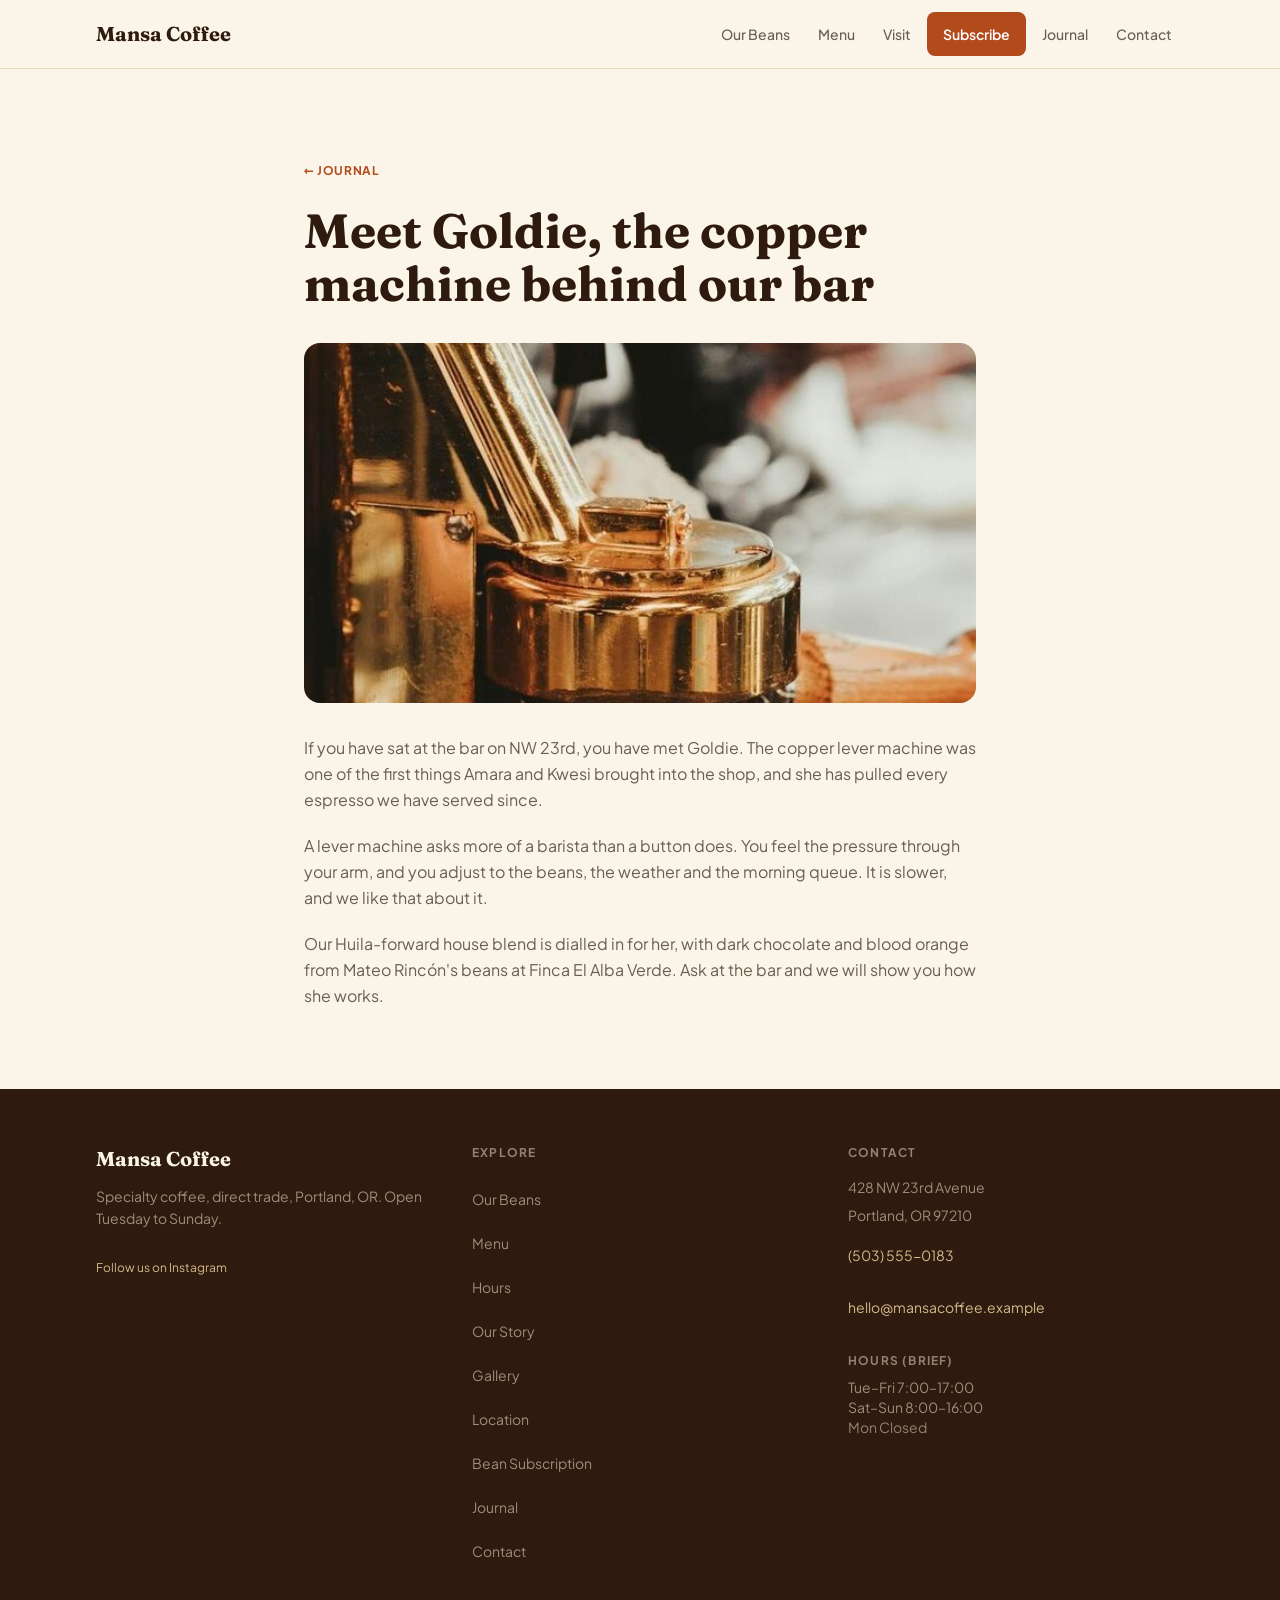
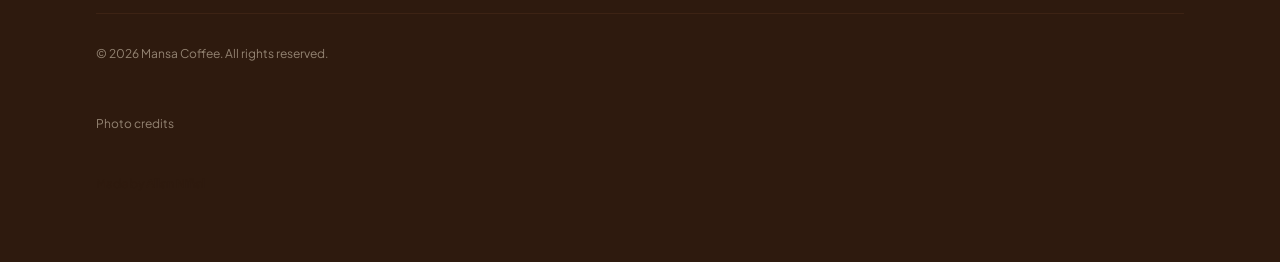
<file: journal/meet-goldie/index.html>
<!DOCTYPE html><html lang="en"> <head><meta charset="UTF-8"><meta name="viewport" content="width=device-width, initial-scale=1.0"><title>Meet Goldie, the copper machine behind our bar — Mansa Coffee</title><meta name="description" content="Every espresso at Mansa comes off one copper lever machine. She was among the first things we bought."><link rel="canonical" href="https://example.com/journal/meet-goldie/"><!-- Favicons --><link rel="icon" type="image/svg+xml" href="../../favicon.svg"><link rel="icon" type="image/x-icon" href="../../favicon.ico"><!-- Open Graph --><meta property="og:type" content="website"><meta property="og:title" content="Meet Goldie, the copper machine behind our bar — Mansa Coffee"><meta property="og:description" content="Every espresso at Mansa comes off one copper lever machine. She was among the first things we bought."><meta property="og:image" content="https://example.com/og-image.png"><meta property="og:url" content="https://example.com/journal/meet-goldie/"><!-- Twitter Card --><meta name="twitter:card" content="summary_large_image"><meta name="twitter:title" content="Meet Goldie, the copper machine behind our bar — Mansa Coffee"><meta name="twitter:description" content="Every espresso at Mansa comes off one copper lever machine. She was among the first things we bought."><meta name="twitter:image" content="https://example.com/og-image.png"><!-- JSON-LD structured data --><script type="application/ld+json">
  {
    "@context": "https://schema.org",
    "@graph": [
      {
        "@type": "CafeOrCoffeeShop",
        "@id": "https://mansacoffee.example/#cafe",
        "name": "Mansa Coffee",
        "description": "Specialty coffee shop in Portland, OR. Direct-trade beans from Ethiopia and Colombia, roasted in-house. Open Tuesday through Sunday.",
        "url": "https://mansacoffee.example",
        "telephone": "+15035550183",
        "email": "hello@mansacoffee.example",
        "servesCuisine": ["Coffee", "Specialty Coffee", "Pastry"],
        "priceRange": "$$",
        "acceptsReservations": false,
        "address": {
          "@type": "PostalAddress",
          "streetAddress": "428 NW 23rd Avenue",
          "addressLocality": "Portland",
          "addressRegion": "OR",
          "postalCode": "97210",
          "addressCountry": "US"
        },
        "geo": {
          "@type": "GeoCoordinates",
          "latitude": 45.5285,
          "longitude": -122.6983
        },
        "openingHoursSpecification": [
          {
            "@type": "OpeningHoursSpecification",
            "dayOfWeek": ["Tuesday", "Wednesday", "Thursday"],
            "opens": "07:00",
            "closes": "17:00"
          },
          {
            "@type": "OpeningHoursSpecification",
            "dayOfWeek": "Friday",
            "opens": "07:00",
            "closes": "18:00"
          },
          {
            "@type": "OpeningHoursSpecification",
            "dayOfWeek": ["Saturday", "Sunday"],
            "opens": "08:00",
            "closes": "16:00"
          }
        ],
        "founder": [
          {
            "@type": "Person",
            "name": "Amara Osei",
            "jobTitle": "Co-founder"
          },
          {
            "@type": "Person",
            "name": "Kwesi Osei",
            "jobTitle": "Co-founder"
          }
        ],
        "foundingDate": "2019",
        "sameAs": [
          "https://instagram.com"
        ]
      }
    ]
  }
  </script><script type="application/ld+json">{"@context":"https://schema.org","@type":"BreadcrumbList","itemListElement":[{"@type":"ListItem","position":1,"name":"Home","item":"https://example.com/"},{"@type":"ListItem","position":2,"name":"Journal","item":"https://example.com/journal/"},{"@type":"ListItem","position":3,"name":"Meet Goldie, the copper machine behind our bar","item":"https://example.com/journal/meet-goldie/"}]}</script><link rel="stylesheet" href="../../assets/index.C7IyNgyS.css"></head> <body>  <header class="sticky top-0 z-50 border-b hairline" style="background-color:#FAF5E8;" data-astro-cid-ctg3m53h> <div class="container-x flex items-center justify-between gap-4 py-3" data-astro-cid-ctg3m53h> <a href="../../index.html" class="font-display text-xl font-bold" style="color:#2E1A0E; font-family:'Fraunces',Georgia,serif; display:inline-flex; align-items:center; min-height:44px;" data-astro-cid-ctg3m53h>
Mansa Coffee
</a> <!-- Desktop nav --> <nav aria-label="Main navigation" class="hidden lg:block" data-astro-cid-ctg3m53h> <ul class="flex items-center gap-1 text-sm font-medium" data-astro-cid-ctg3m53h> <li data-astro-cid-ctg3m53h> <a href="../../index.html#beans" class="hover:text-rust-500 transition-colors" style="color:#6A5E51; padding:0 0.75rem; min-height:44px; display:inline-flex; align-items:center;" data-astro-cid-ctg3m53h>Our Beans</a> </li><li data-astro-cid-ctg3m53h> <a href="../../menu/index.html" class="hover:text-rust-500 transition-colors" style="color:#6A5E51; padding:0 0.75rem; min-height:44px; display:inline-flex; align-items:center;" data-astro-cid-ctg3m53h>Menu</a> </li><li data-astro-cid-ctg3m53h> <a href="../../index.html#hours" class="hover:text-rust-500 transition-colors" style="color:#6A5E51; padding:0 0.75rem; min-height:44px; display:inline-flex; align-items:center;" data-astro-cid-ctg3m53h>Visit</a> </li><li data-astro-cid-ctg3m53h> <a href="../../index.html#subscribe" class="btn-primary text-xs" style="background-color:#B24A1B; color:#fff; border-radius:0.5rem; font-weight:600; padding:0.5rem 1rem; min-height:44px; display:inline-flex; align-items:center;" data-astro-cid-ctg3m53h>Subscribe</a> </li><li data-astro-cid-ctg3m53h> <a href="../index.html" class="hover:text-rust-500 transition-colors" style="color:#6A5E51; padding:0 0.75rem; min-height:44px; display:inline-flex; align-items:center;" data-astro-cid-ctg3m53h>Journal</a> </li><li data-astro-cid-ctg3m53h> <a href="../../contact/index.html" class="hover:text-rust-500 transition-colors" style="color:#6A5E51; padding:0 0.75rem; min-height:44px; display:inline-flex; align-items:center;" data-astro-cid-ctg3m53h>Contact</a> </li> </ul> </nav> <!-- Phone: a menu that works without JavaScript --> <details class="mobile-menu lg:hidden" data-astro-cid-ctg3m53h> <summary aria-label="Menu" data-astro-cid-ctg3m53h>Menu</summary> <nav aria-label="Mobile navigation" data-astro-cid-ctg3m53h> <a href="../../index.html#beans" data-astro-cid-ctg3m53h>Our Beans</a><a href="../../menu/index.html" data-astro-cid-ctg3m53h>Menu</a><a href="../../index.html#hours" data-astro-cid-ctg3m53h>Visit</a><a href="../../index.html#subscribe" data-astro-cid-ctg3m53h>Subscribe</a><a href="../index.html" data-astro-cid-ctg3m53h>Journal</a><a href="../../contact/index.html" data-astro-cid-ctg3m53h>Contact</a> </nav> </details> </div> </header>  <main id="main-content"> <article class="container-x py-20" aria-labelledby="post-heading"> <div class="max-w-2xl mx-auto"> <p class="text-xs font-bold uppercase tracking-wider mb-3"><a href="../index.html" style="color:#B24A1B; display:inline-flex; align-items:center; min-height:44px;">&larr; Journal</a></p> <h1 id="post-heading" style="font-family:'Fraunces',Georgia,serif; font-size:clamp(2rem,5vw,3rem); line-height:1.1; font-weight:700; color:#2E1A0E;">Meet Goldie, the copper machine behind our bar</h1> <img src="../../images/gallery/bar.jpg" alt="Close-up of the brass group head and wooden handle of a copper lever espresso machine" width="900" height="675" decoding="async" class="w-full object-cover mt-8 rounded-2xl" style="max-height:360px;"> <div class="mt-8 grid gap-5"> <p class="text-base leading-relaxed" style="color:#6A5E51;">If you have sat at the bar on NW 23rd, you have met Goldie. The copper lever machine was one of the first things Amara and Kwesi brought into the shop, and she has pulled every espresso we have served since.</p><p class="text-base leading-relaxed" style="color:#6A5E51;">A lever machine asks more of a barista than a button does. You feel the pressure through your arm, and you adjust to the beans, the weather and the morning queue. It is slower, and we like that about it.</p><p class="text-base leading-relaxed" style="color:#6A5E51;">Our Huila-forward house blend is dialled in for her, with dark chocolate and blood orange from Mateo Rincón&#39;s beans at Finca El Alba Verde. Ask at the bar and we will show you how she works.</p> </div> </div> </article> </main>  <footer style="background-color:#2E1A0E;" aria-label="Site footer" data-astro-cid-gcn2mc3v> <div class="container-x py-14" data-astro-cid-gcn2mc3v> <div class="grid sm:grid-cols-3 gap-10 mb-10" data-astro-cid-gcn2mc3v> <!-- Brand --> <div data-astro-cid-gcn2mc3v> <a href="../../index.html" class="font-bold text-xl" style="font-family:'Fraunces',Georgia,serif; color:#FAF5E8;" data-astro-cid-gcn2mc3v>
Mansa Coffee
</a> <p class="mt-3 text-sm leading-relaxed" style="color:#9d8e7b;" data-astro-cid-gcn2mc3v>
Specialty coffee, direct trade, Portland, OR. Open Tuesday to Sunday.
</p> <p class="mt-4 text-xs" style="color:#938372;" data-astro-cid-gcn2mc3v> <a href="https://instagram.com" class="hover:underline" style="color:#D4B98A;display:inline-flex;align-items:center;min-height:44px;" rel="noopener noreferrer" target="_blank" data-astro-cid-gcn2mc3v>Follow us on Instagram</a> </p> </div> <!-- Nav --> <nav aria-label="Footer navigation" data-astro-cid-gcn2mc3v> <p class="text-xs font-bold uppercase tracking-widest mb-4" style="color:#938372;" data-astro-cid-gcn2mc3v>Explore</p> <ul class="text-sm" data-astro-cid-gcn2mc3v> <li data-astro-cid-gcn2mc3v> <a href="../../index.html#beans" class="hover:underline transition-colors" style="color:#9d8e7b;display:inline-flex;align-items:center;min-height:44px;" data-astro-cid-gcn2mc3v> Our Beans </a> </li><li data-astro-cid-gcn2mc3v> <a href="../../menu/index.html" class="hover:underline transition-colors" style="color:#9d8e7b;display:inline-flex;align-items:center;min-height:44px;" data-astro-cid-gcn2mc3v> Menu </a> </li><li data-astro-cid-gcn2mc3v> <a href="../../index.html#hours" class="hover:underline transition-colors" style="color:#9d8e7b;display:inline-flex;align-items:center;min-height:44px;" data-astro-cid-gcn2mc3v> Hours </a> </li><li data-astro-cid-gcn2mc3v> <a href="../../index.html#story" class="hover:underline transition-colors" style="color:#9d8e7b;display:inline-flex;align-items:center;min-height:44px;" data-astro-cid-gcn2mc3v> Our Story </a> </li><li data-astro-cid-gcn2mc3v> <a href="../../index.html#gallery" class="hover:underline transition-colors" style="color:#9d8e7b;display:inline-flex;align-items:center;min-height:44px;" data-astro-cid-gcn2mc3v> Gallery </a> </li><li data-astro-cid-gcn2mc3v> <a href="../../index.html#location" class="hover:underline transition-colors" style="color:#9d8e7b;display:inline-flex;align-items:center;min-height:44px;" data-astro-cid-gcn2mc3v> Location </a> </li><li data-astro-cid-gcn2mc3v> <a href="../../index.html#subscribe" class="hover:underline transition-colors" style="color:#9d8e7b;display:inline-flex;align-items:center;min-height:44px;" data-astro-cid-gcn2mc3v> Bean Subscription </a> </li><li data-astro-cid-gcn2mc3v> <a href="../index.html" class="hover:underline transition-colors" style="color:#9d8e7b;display:inline-flex;align-items:center;min-height:44px;" data-astro-cid-gcn2mc3v> Journal </a> </li><li data-astro-cid-gcn2mc3v> <a href="../../contact/index.html" class="hover:underline transition-colors" style="color:#9d8e7b;display:inline-flex;align-items:center;min-height:44px;" data-astro-cid-gcn2mc3v> Contact </a> </li> </ul> </nav> <!-- Contact --> <div data-astro-cid-gcn2mc3v> <p class="text-xs font-bold uppercase tracking-widest mb-4" style="color:#938372;" data-astro-cid-gcn2mc3v>Contact</p> <address class="not-italic space-y-2 text-sm" style="color:#9d8e7b;" data-astro-cid-gcn2mc3v> <p data-astro-cid-gcn2mc3v>428 NW 23rd Avenue</p> <p data-astro-cid-gcn2mc3v>Portland, OR 97210</p> <p class="mt-3" data-astro-cid-gcn2mc3v> <a href="tel:+15035550183" class="hover:underline" style="color:#D4B98A;display:inline-flex;align-items:center;min-height:44px;" data-astro-cid-gcn2mc3v>(503) 555-0183</a> </p> <p data-astro-cid-gcn2mc3v> <a href="mailto:hello@mansacoffee.example" class="hover:underline" style="color:#D4B98A;display:inline-flex;align-items:center;min-height:44px;" data-astro-cid-gcn2mc3v>hello@mansacoffee.example</a> </p> </address> <div class="mt-6" data-astro-cid-gcn2mc3v> <p class="text-xs font-bold uppercase tracking-widest mb-2" style="color:#938372;" data-astro-cid-gcn2mc3v>Hours (brief)</p> <p class="text-sm" style="color:#9d8e7b;" data-astro-cid-gcn2mc3v>Tue–Fri 7:00–17:00</p> <p class="text-sm" style="color:#9d8e7b;" data-astro-cid-gcn2mc3v>Sat–Sun 8:00–16:00</p> <p class="text-sm" style="color:#938372;" data-astro-cid-gcn2mc3v>Mon Closed</p> </div> </div> </div> <div class="pt-8 border-t flex flex-col sm:flex-row sm:items-center sm:justify-between gap-3" style="border-color:#3D2314;" data-astro-cid-gcn2mc3v> <p class="text-xs" style="color:#938372;" data-astro-cid-gcn2mc3v>
&copy; 2026 Mansa Coffee. All rights reserved.
</p> </div> <!-- Photo credits. Required while you use the demo photos (Unsplash asks for
         the photographer and a link). Delete this whole <details> block once you
         have replaced the photos with your own. --> <details class="mt-10 text-xs" style="color:#938372;" data-photo-credits data-astro-cid-gcn2mc3v> <summary style="cursor:pointer;min-height:44px;display:flex;align-items:center;" data-astro-cid-gcn2mc3v>Photo credits</summary> <p class="mt-2" data-astro-cid-gcn2mc3v>
Demo photographs from <a href="https://unsplash.com/?utm_source=allanninal_dev&utm_medium=referral" style="color:#D4B98A;text-decoration:underline;" data-astro-cid-gcn2mc3v>Unsplash</a>. Replace them, and these credits, with your own before launch.
</p> <ul class="mt-2 space-y-1" data-astro-cid-gcn2mc3v> <li data-astro-cid-gcn2mc3v>Coffee shop hero: Photo by <a href="https://unsplash.com/@louishansel?utm_source=allanninal_dev&utm_medium=referral" style="color:#D4B98A;text-decoration:underline;" data-astro-cid-gcn2mc3v>Louis Hansel</a> on <a href="https://unsplash.com/photos/qoPAjwEiUmg?utm_source=allanninal_dev&utm_medium=referral" style="color:#D4B98A;text-decoration:underline;" data-astro-cid-gcn2mc3v>Unsplash</a></li><li data-astro-cid-gcn2mc3v>A copper and brass lever espresso machine pulling a shot: Photo by <a href="https://unsplash.com/@mariahhewines?utm_source=allanninal_dev&utm_medium=referral" style="color:#D4B98A;text-decoration:underline;" data-astro-cid-gcn2mc3v>Mariah Hewines</a> on <a href="https://unsplash.com/photos/an-espresso-machine-with-a-cup-of-coffee-on-it-uCO4y7afZ3w?utm_source=allanninal_dev&utm_medium=referral" style="color:#D4B98A;text-decoration:underline;" data-astro-cid-gcn2mc3v>Unsplash</a></li><li data-astro-cid-gcn2mc3v>Pour-over station: Photo by <a href="https://unsplash.com/@nkalil?utm_source=allanninal_dev&utm_medium=referral" style="color:#D4B98A;text-decoration:underline;" data-astro-cid-gcn2mc3v>Najib Kalil</a> on <a href="https://unsplash.com/photos/x-8DF-Ry0Zo?utm_source=allanninal_dev&utm_medium=referral" style="color:#D4B98A;text-decoration:underline;" data-astro-cid-gcn2mc3v>Unsplash</a></li><li data-astro-cid-gcn2mc3v>Latte art: Photo by <a href="https://unsplash.com/@pundalex?utm_source=allanninal_dev&utm_medium=referral" style="color:#D4B98A;text-decoration:underline;" data-astro-cid-gcn2mc3v>Lex Sirikiat</a> on <a href="https://unsplash.com/photos/EjbQQ0fgkFE?utm_source=allanninal_dev&utm_medium=referral" style="color:#D4B98A;text-decoration:underline;" data-astro-cid-gcn2mc3v>Unsplash</a></li><li data-astro-cid-gcn2mc3v>The space: Photo by <a href="https://unsplash.com/@krisatomic?utm_source=allanninal_dev&utm_medium=referral" style="color:#D4B98A;text-decoration:underline;" data-astro-cid-gcn2mc3v>Kris Atomic</a> on <a href="https://unsplash.com/photos/3b2tADGAWnU?utm_source=allanninal_dev&utm_medium=referral" style="color:#D4B98A;text-decoration:underline;" data-astro-cid-gcn2mc3v>Unsplash</a></li> </ul> </details>  <p class="maker-credit" data-maker-credit="1" data-astro-cid-gcn2mc3v>Made by <a style="display:inline-flex;align-items:center;min-height:44px;" href="https://www.linkedin.com/in/allanninal/" data-maker-credit="1" target="_blank" rel="noopener noreferrer" data-astro-cid-gcn2mc3v>Allan Ni&ntilde;al</a></p> </div> </footer>   </body></html>
</file>
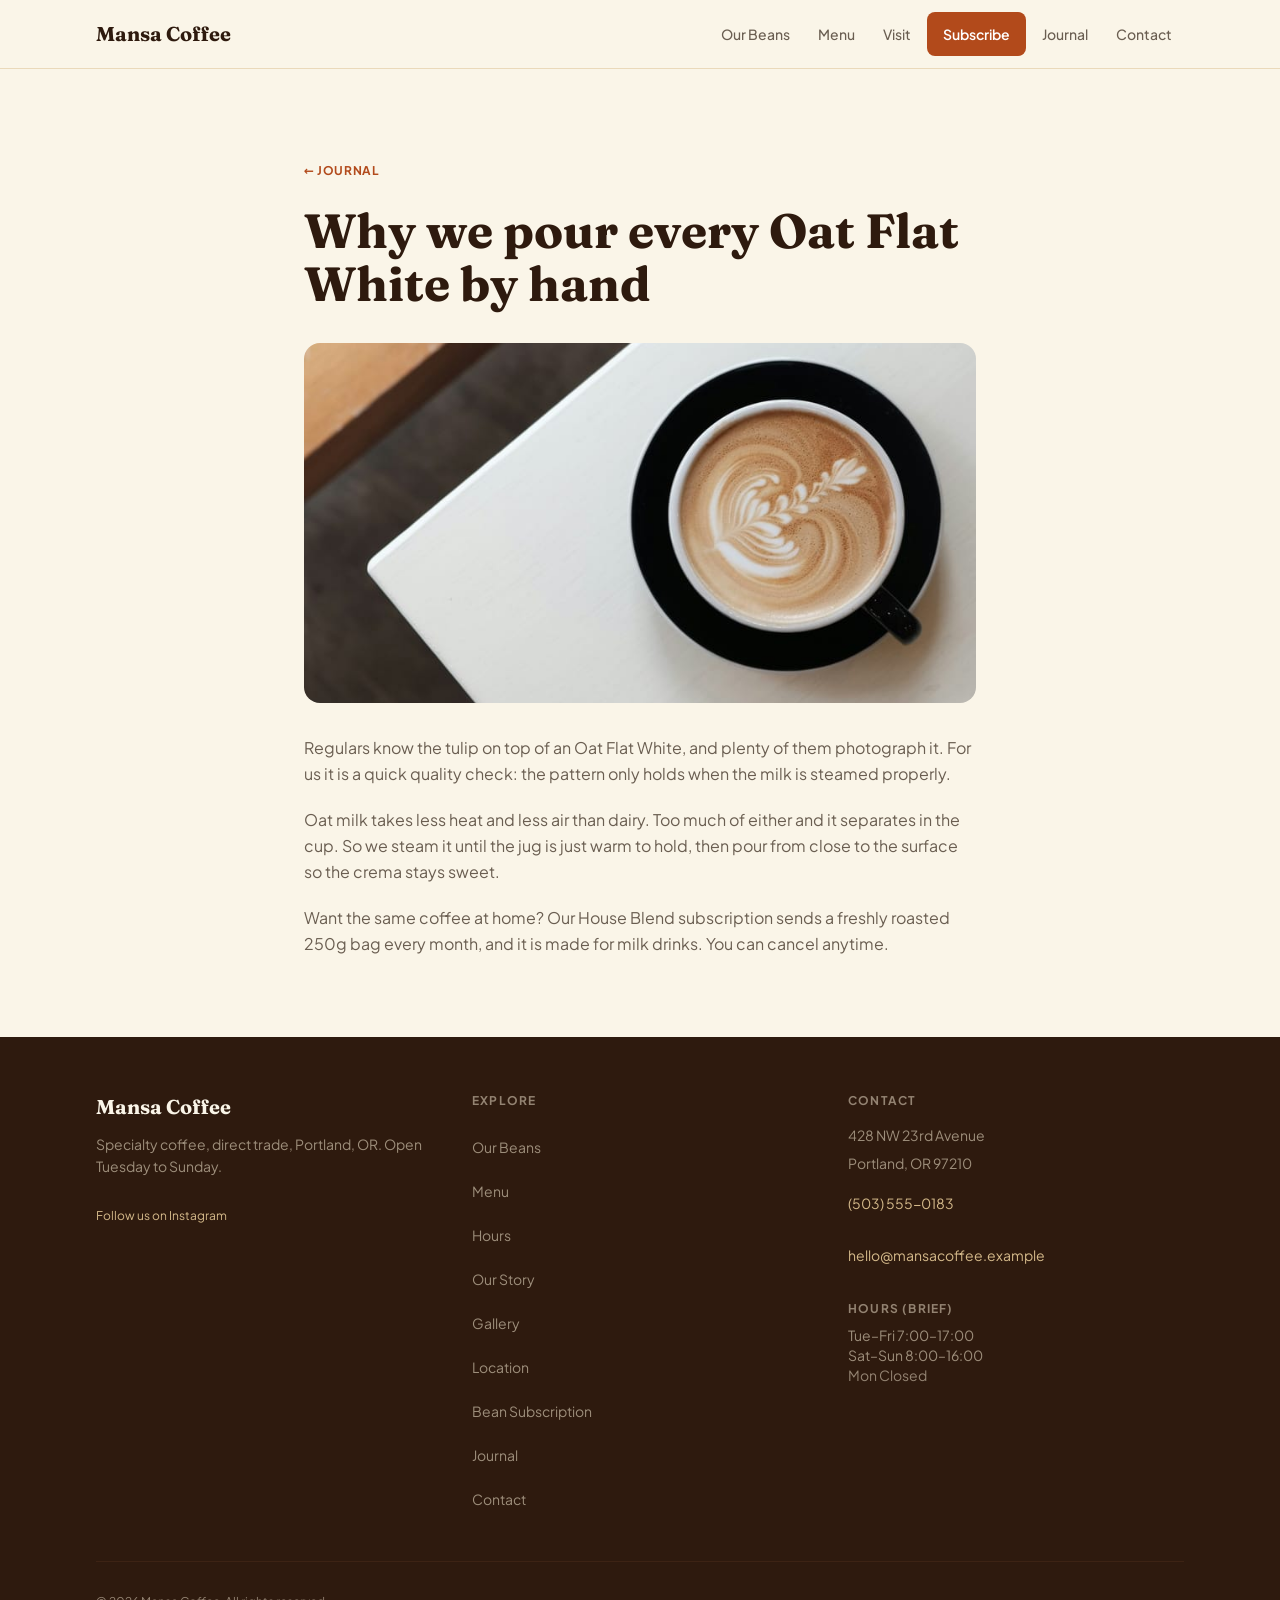
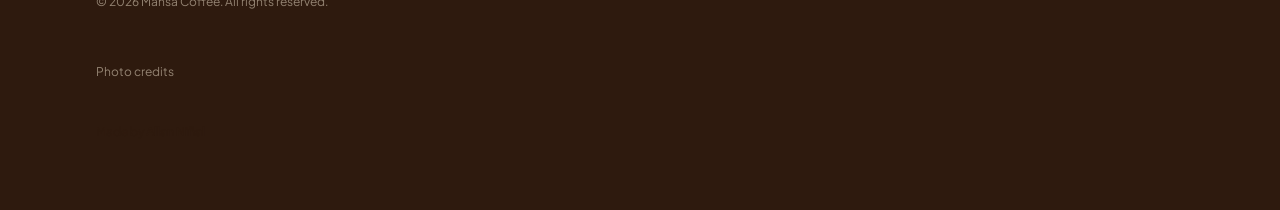
<file: journal/oat-flat-white-by-hand/index.html>
<!DOCTYPE html><html lang="en"> <head><meta charset="UTF-8"><meta name="viewport" content="width=device-width, initial-scale=1.0"><title>Why we pour every Oat Flat White by hand — Mansa Coffee</title><meta name="description" content="The tulip on your Oat Flat White is not there for the photo. It tells us the milk is right."><link rel="canonical" href="https://example.com/journal/oat-flat-white-by-hand/"><!-- Favicons --><link rel="icon" type="image/svg+xml" href="../../favicon.svg"><link rel="icon" type="image/x-icon" href="../../favicon.ico"><!-- Open Graph --><meta property="og:type" content="website"><meta property="og:title" content="Why we pour every Oat Flat White by hand — Mansa Coffee"><meta property="og:description" content="The tulip on your Oat Flat White is not there for the photo. It tells us the milk is right."><meta property="og:image" content="https://example.com/og-image.png"><meta property="og:url" content="https://example.com/journal/oat-flat-white-by-hand/"><!-- Twitter Card --><meta name="twitter:card" content="summary_large_image"><meta name="twitter:title" content="Why we pour every Oat Flat White by hand — Mansa Coffee"><meta name="twitter:description" content="The tulip on your Oat Flat White is not there for the photo. It tells us the milk is right."><meta name="twitter:image" content="https://example.com/og-image.png"><!-- JSON-LD structured data --><script type="application/ld+json">
  {
    "@context": "https://schema.org",
    "@graph": [
      {
        "@type": "CafeOrCoffeeShop",
        "@id": "https://mansacoffee.example/#cafe",
        "name": "Mansa Coffee",
        "description": "Specialty coffee shop in Portland, OR. Direct-trade beans from Ethiopia and Colombia, roasted in-house. Open Tuesday through Sunday.",
        "url": "https://mansacoffee.example",
        "telephone": "+15035550183",
        "email": "hello@mansacoffee.example",
        "servesCuisine": ["Coffee", "Specialty Coffee", "Pastry"],
        "priceRange": "$$",
        "acceptsReservations": false,
        "address": {
          "@type": "PostalAddress",
          "streetAddress": "428 NW 23rd Avenue",
          "addressLocality": "Portland",
          "addressRegion": "OR",
          "postalCode": "97210",
          "addressCountry": "US"
        },
        "geo": {
          "@type": "GeoCoordinates",
          "latitude": 45.5285,
          "longitude": -122.6983
        },
        "openingHoursSpecification": [
          {
            "@type": "OpeningHoursSpecification",
            "dayOfWeek": ["Tuesday", "Wednesday", "Thursday"],
            "opens": "07:00",
            "closes": "17:00"
          },
          {
            "@type": "OpeningHoursSpecification",
            "dayOfWeek": "Friday",
            "opens": "07:00",
            "closes": "18:00"
          },
          {
            "@type": "OpeningHoursSpecification",
            "dayOfWeek": ["Saturday", "Sunday"],
            "opens": "08:00",
            "closes": "16:00"
          }
        ],
        "founder": [
          {
            "@type": "Person",
            "name": "Amara Osei",
            "jobTitle": "Co-founder"
          },
          {
            "@type": "Person",
            "name": "Kwesi Osei",
            "jobTitle": "Co-founder"
          }
        ],
        "foundingDate": "2019",
        "sameAs": [
          "https://instagram.com"
        ]
      }
    ]
  }
  </script><script type="application/ld+json">{"@context":"https://schema.org","@type":"BreadcrumbList","itemListElement":[{"@type":"ListItem","position":1,"name":"Home","item":"https://example.com/"},{"@type":"ListItem","position":2,"name":"Journal","item":"https://example.com/journal/"},{"@type":"ListItem","position":3,"name":"Why we pour every Oat Flat White by hand","item":"https://example.com/journal/oat-flat-white-by-hand/"}]}</script><link rel="stylesheet" href="../../assets/index.C7IyNgyS.css"></head> <body>  <header class="sticky top-0 z-50 border-b hairline" style="background-color:#FAF5E8;" data-astro-cid-ctg3m53h> <div class="container-x flex items-center justify-between gap-4 py-3" data-astro-cid-ctg3m53h> <a href="../../index.html" class="font-display text-xl font-bold" style="color:#2E1A0E; font-family:'Fraunces',Georgia,serif; display:inline-flex; align-items:center; min-height:44px;" data-astro-cid-ctg3m53h>
Mansa Coffee
</a> <!-- Desktop nav --> <nav aria-label="Main navigation" class="hidden lg:block" data-astro-cid-ctg3m53h> <ul class="flex items-center gap-1 text-sm font-medium" data-astro-cid-ctg3m53h> <li data-astro-cid-ctg3m53h> <a href="../../index.html#beans" class="hover:text-rust-500 transition-colors" style="color:#6A5E51; padding:0 0.75rem; min-height:44px; display:inline-flex; align-items:center;" data-astro-cid-ctg3m53h>Our Beans</a> </li><li data-astro-cid-ctg3m53h> <a href="../../menu/index.html" class="hover:text-rust-500 transition-colors" style="color:#6A5E51; padding:0 0.75rem; min-height:44px; display:inline-flex; align-items:center;" data-astro-cid-ctg3m53h>Menu</a> </li><li data-astro-cid-ctg3m53h> <a href="../../index.html#hours" class="hover:text-rust-500 transition-colors" style="color:#6A5E51; padding:0 0.75rem; min-height:44px; display:inline-flex; align-items:center;" data-astro-cid-ctg3m53h>Visit</a> </li><li data-astro-cid-ctg3m53h> <a href="../../index.html#subscribe" class="btn-primary text-xs" style="background-color:#B24A1B; color:#fff; border-radius:0.5rem; font-weight:600; padding:0.5rem 1rem; min-height:44px; display:inline-flex; align-items:center;" data-astro-cid-ctg3m53h>Subscribe</a> </li><li data-astro-cid-ctg3m53h> <a href="../index.html" class="hover:text-rust-500 transition-colors" style="color:#6A5E51; padding:0 0.75rem; min-height:44px; display:inline-flex; align-items:center;" data-astro-cid-ctg3m53h>Journal</a> </li><li data-astro-cid-ctg3m53h> <a href="../../contact/index.html" class="hover:text-rust-500 transition-colors" style="color:#6A5E51; padding:0 0.75rem; min-height:44px; display:inline-flex; align-items:center;" data-astro-cid-ctg3m53h>Contact</a> </li> </ul> </nav> <!-- Phone: a menu that works without JavaScript --> <details class="mobile-menu lg:hidden" data-astro-cid-ctg3m53h> <summary aria-label="Menu" data-astro-cid-ctg3m53h>Menu</summary> <nav aria-label="Mobile navigation" data-astro-cid-ctg3m53h> <a href="../../index.html#beans" data-astro-cid-ctg3m53h>Our Beans</a><a href="../../menu/index.html" data-astro-cid-ctg3m53h>Menu</a><a href="../../index.html#hours" data-astro-cid-ctg3m53h>Visit</a><a href="../../index.html#subscribe" data-astro-cid-ctg3m53h>Subscribe</a><a href="../index.html" data-astro-cid-ctg3m53h>Journal</a><a href="../../contact/index.html" data-astro-cid-ctg3m53h>Contact</a> </nav> </details> </div> </header>  <main id="main-content"> <article class="container-x py-20" aria-labelledby="post-heading"> <div class="max-w-2xl mx-auto"> <p class="text-xs font-bold uppercase tracking-wider mb-3"><a href="../index.html" style="color:#B24A1B; display:inline-flex; align-items:center; min-height:44px;">&larr; Journal</a></p> <h1 id="post-heading" style="font-family:'Fraunces',Georgia,serif; font-size:clamp(2rem,5vw,3rem); line-height:1.1; font-weight:700; color:#2E1A0E;">Why we pour every Oat Flat White by hand</h1> <img src="../../images/gallery/latte.jpg" alt="A flat white seen from above on a white table, with a leaf pattern in the milk foam" width="900" height="675" decoding="async" class="w-full object-cover mt-8 rounded-2xl" style="max-height:360px;"> <div class="mt-8 grid gap-5"> <p class="text-base leading-relaxed" style="color:#6A5E51;">Regulars know the tulip on top of an Oat Flat White, and plenty of them photograph it. For us it is a quick quality check: the pattern only holds when the milk is steamed properly.</p><p class="text-base leading-relaxed" style="color:#6A5E51;">Oat milk takes less heat and less air than dairy. Too much of either and it separates in the cup. So we steam it until the jug is just warm to hold, then pour from close to the surface so the crema stays sweet.</p><p class="text-base leading-relaxed" style="color:#6A5E51;">Want the same coffee at home? Our House Blend subscription sends a freshly roasted 250g bag every month, and it is made for milk drinks. You can cancel anytime.</p> </div> </div> </article> </main>  <footer style="background-color:#2E1A0E;" aria-label="Site footer" data-astro-cid-gcn2mc3v> <div class="container-x py-14" data-astro-cid-gcn2mc3v> <div class="grid sm:grid-cols-3 gap-10 mb-10" data-astro-cid-gcn2mc3v> <!-- Brand --> <div data-astro-cid-gcn2mc3v> <a href="../../index.html" class="font-bold text-xl" style="font-family:'Fraunces',Georgia,serif; color:#FAF5E8;" data-astro-cid-gcn2mc3v>
Mansa Coffee
</a> <p class="mt-3 text-sm leading-relaxed" style="color:#9d8e7b;" data-astro-cid-gcn2mc3v>
Specialty coffee, direct trade, Portland, OR. Open Tuesday to Sunday.
</p> <p class="mt-4 text-xs" style="color:#938372;" data-astro-cid-gcn2mc3v> <a href="https://instagram.com" class="hover:underline" style="color:#D4B98A;display:inline-flex;align-items:center;min-height:44px;" rel="noopener noreferrer" target="_blank" data-astro-cid-gcn2mc3v>Follow us on Instagram</a> </p> </div> <!-- Nav --> <nav aria-label="Footer navigation" data-astro-cid-gcn2mc3v> <p class="text-xs font-bold uppercase tracking-widest mb-4" style="color:#938372;" data-astro-cid-gcn2mc3v>Explore</p> <ul class="text-sm" data-astro-cid-gcn2mc3v> <li data-astro-cid-gcn2mc3v> <a href="../../index.html#beans" class="hover:underline transition-colors" style="color:#9d8e7b;display:inline-flex;align-items:center;min-height:44px;" data-astro-cid-gcn2mc3v> Our Beans </a> </li><li data-astro-cid-gcn2mc3v> <a href="../../menu/index.html" class="hover:underline transition-colors" style="color:#9d8e7b;display:inline-flex;align-items:center;min-height:44px;" data-astro-cid-gcn2mc3v> Menu </a> </li><li data-astro-cid-gcn2mc3v> <a href="../../index.html#hours" class="hover:underline transition-colors" style="color:#9d8e7b;display:inline-flex;align-items:center;min-height:44px;" data-astro-cid-gcn2mc3v> Hours </a> </li><li data-astro-cid-gcn2mc3v> <a href="../../index.html#story" class="hover:underline transition-colors" style="color:#9d8e7b;display:inline-flex;align-items:center;min-height:44px;" data-astro-cid-gcn2mc3v> Our Story </a> </li><li data-astro-cid-gcn2mc3v> <a href="../../index.html#gallery" class="hover:underline transition-colors" style="color:#9d8e7b;display:inline-flex;align-items:center;min-height:44px;" data-astro-cid-gcn2mc3v> Gallery </a> </li><li data-astro-cid-gcn2mc3v> <a href="../../index.html#location" class="hover:underline transition-colors" style="color:#9d8e7b;display:inline-flex;align-items:center;min-height:44px;" data-astro-cid-gcn2mc3v> Location </a> </li><li data-astro-cid-gcn2mc3v> <a href="../../index.html#subscribe" class="hover:underline transition-colors" style="color:#9d8e7b;display:inline-flex;align-items:center;min-height:44px;" data-astro-cid-gcn2mc3v> Bean Subscription </a> </li><li data-astro-cid-gcn2mc3v> <a href="../index.html" class="hover:underline transition-colors" style="color:#9d8e7b;display:inline-flex;align-items:center;min-height:44px;" data-astro-cid-gcn2mc3v> Journal </a> </li><li data-astro-cid-gcn2mc3v> <a href="../../contact/index.html" class="hover:underline transition-colors" style="color:#9d8e7b;display:inline-flex;align-items:center;min-height:44px;" data-astro-cid-gcn2mc3v> Contact </a> </li> </ul> </nav> <!-- Contact --> <div data-astro-cid-gcn2mc3v> <p class="text-xs font-bold uppercase tracking-widest mb-4" style="color:#938372;" data-astro-cid-gcn2mc3v>Contact</p> <address class="not-italic space-y-2 text-sm" style="color:#9d8e7b;" data-astro-cid-gcn2mc3v> <p data-astro-cid-gcn2mc3v>428 NW 23rd Avenue</p> <p data-astro-cid-gcn2mc3v>Portland, OR 97210</p> <p class="mt-3" data-astro-cid-gcn2mc3v> <a href="tel:+15035550183" class="hover:underline" style="color:#D4B98A;display:inline-flex;align-items:center;min-height:44px;" data-astro-cid-gcn2mc3v>(503) 555-0183</a> </p> <p data-astro-cid-gcn2mc3v> <a href="mailto:hello@mansacoffee.example" class="hover:underline" style="color:#D4B98A;display:inline-flex;align-items:center;min-height:44px;" data-astro-cid-gcn2mc3v>hello@mansacoffee.example</a> </p> </address> <div class="mt-6" data-astro-cid-gcn2mc3v> <p class="text-xs font-bold uppercase tracking-widest mb-2" style="color:#938372;" data-astro-cid-gcn2mc3v>Hours (brief)</p> <p class="text-sm" style="color:#9d8e7b;" data-astro-cid-gcn2mc3v>Tue–Fri 7:00–17:00</p> <p class="text-sm" style="color:#9d8e7b;" data-astro-cid-gcn2mc3v>Sat–Sun 8:00–16:00</p> <p class="text-sm" style="color:#938372;" data-astro-cid-gcn2mc3v>Mon Closed</p> </div> </div> </div> <div class="pt-8 border-t flex flex-col sm:flex-row sm:items-center sm:justify-between gap-3" style="border-color:#3D2314;" data-astro-cid-gcn2mc3v> <p class="text-xs" style="color:#938372;" data-astro-cid-gcn2mc3v>
&copy; 2026 Mansa Coffee. All rights reserved.
</p> </div> <!-- Photo credits. Required while you use the demo photos (Unsplash asks for
         the photographer and a link). Delete this whole <details> block once you
         have replaced the photos with your own. --> <details class="mt-10 text-xs" style="color:#938372;" data-photo-credits data-astro-cid-gcn2mc3v> <summary style="cursor:pointer;min-height:44px;display:flex;align-items:center;" data-astro-cid-gcn2mc3v>Photo credits</summary> <p class="mt-2" data-astro-cid-gcn2mc3v>
Demo photographs from <a href="https://unsplash.com/?utm_source=allanninal_dev&utm_medium=referral" style="color:#D4B98A;text-decoration:underline;" data-astro-cid-gcn2mc3v>Unsplash</a>. Replace them, and these credits, with your own before launch.
</p> <ul class="mt-2 space-y-1" data-astro-cid-gcn2mc3v> <li data-astro-cid-gcn2mc3v>Coffee shop hero: Photo by <a href="https://unsplash.com/@louishansel?utm_source=allanninal_dev&utm_medium=referral" style="color:#D4B98A;text-decoration:underline;" data-astro-cid-gcn2mc3v>Louis Hansel</a> on <a href="https://unsplash.com/photos/qoPAjwEiUmg?utm_source=allanninal_dev&utm_medium=referral" style="color:#D4B98A;text-decoration:underline;" data-astro-cid-gcn2mc3v>Unsplash</a></li><li data-astro-cid-gcn2mc3v>A copper and brass lever espresso machine pulling a shot: Photo by <a href="https://unsplash.com/@mariahhewines?utm_source=allanninal_dev&utm_medium=referral" style="color:#D4B98A;text-decoration:underline;" data-astro-cid-gcn2mc3v>Mariah Hewines</a> on <a href="https://unsplash.com/photos/an-espresso-machine-with-a-cup-of-coffee-on-it-uCO4y7afZ3w?utm_source=allanninal_dev&utm_medium=referral" style="color:#D4B98A;text-decoration:underline;" data-astro-cid-gcn2mc3v>Unsplash</a></li><li data-astro-cid-gcn2mc3v>Pour-over station: Photo by <a href="https://unsplash.com/@nkalil?utm_source=allanninal_dev&utm_medium=referral" style="color:#D4B98A;text-decoration:underline;" data-astro-cid-gcn2mc3v>Najib Kalil</a> on <a href="https://unsplash.com/photos/x-8DF-Ry0Zo?utm_source=allanninal_dev&utm_medium=referral" style="color:#D4B98A;text-decoration:underline;" data-astro-cid-gcn2mc3v>Unsplash</a></li><li data-astro-cid-gcn2mc3v>Latte art: Photo by <a href="https://unsplash.com/@pundalex?utm_source=allanninal_dev&utm_medium=referral" style="color:#D4B98A;text-decoration:underline;" data-astro-cid-gcn2mc3v>Lex Sirikiat</a> on <a href="https://unsplash.com/photos/EjbQQ0fgkFE?utm_source=allanninal_dev&utm_medium=referral" style="color:#D4B98A;text-decoration:underline;" data-astro-cid-gcn2mc3v>Unsplash</a></li><li data-astro-cid-gcn2mc3v>The space: Photo by <a href="https://unsplash.com/@krisatomic?utm_source=allanninal_dev&utm_medium=referral" style="color:#D4B98A;text-decoration:underline;" data-astro-cid-gcn2mc3v>Kris Atomic</a> on <a href="https://unsplash.com/photos/3b2tADGAWnU?utm_source=allanninal_dev&utm_medium=referral" style="color:#D4B98A;text-decoration:underline;" data-astro-cid-gcn2mc3v>Unsplash</a></li> </ul> </details>  <p class="maker-credit" data-maker-credit="1" data-astro-cid-gcn2mc3v>Made by <a style="display:inline-flex;align-items:center;min-height:44px;" href="https://www.linkedin.com/in/allanninal/" data-maker-credit="1" target="_blank" rel="noopener noreferrer" data-astro-cid-gcn2mc3v>Allan Ni&ntilde;al</a></p> </div> </footer>   </body></html>
</file>
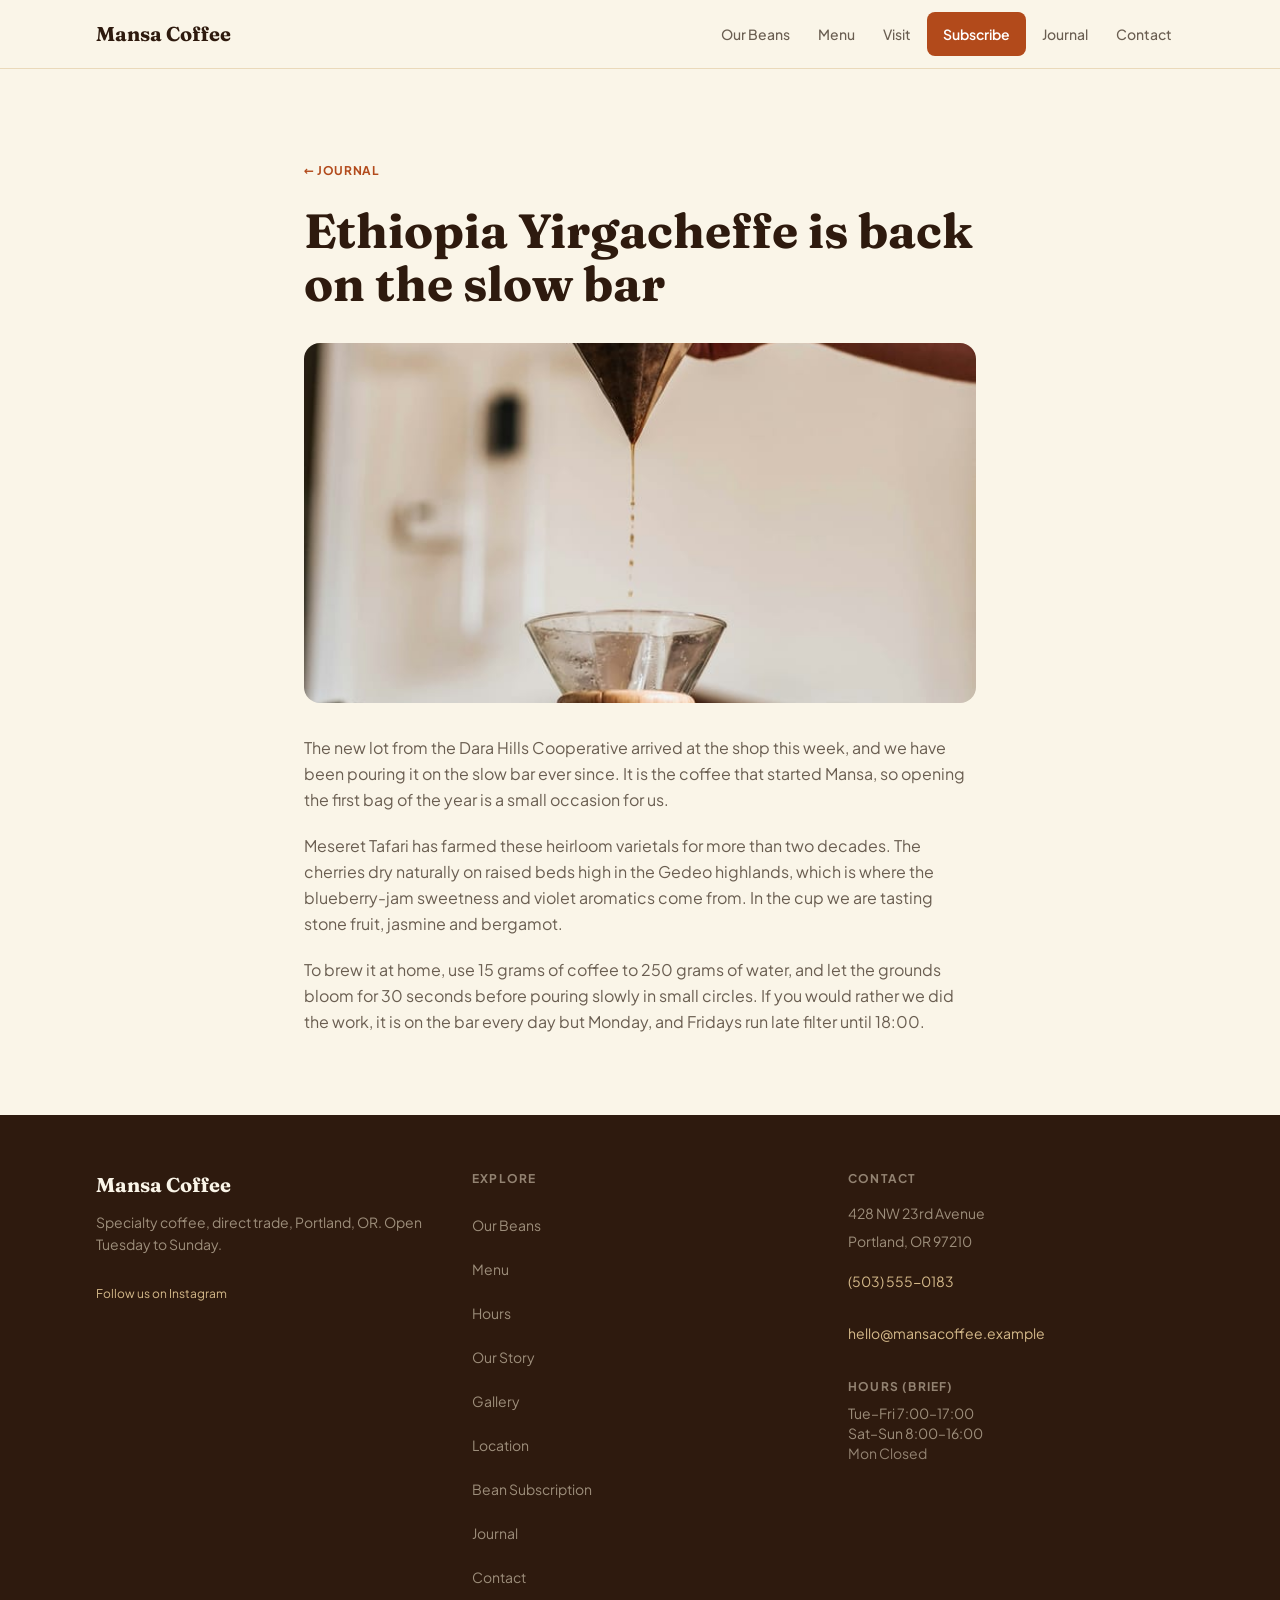
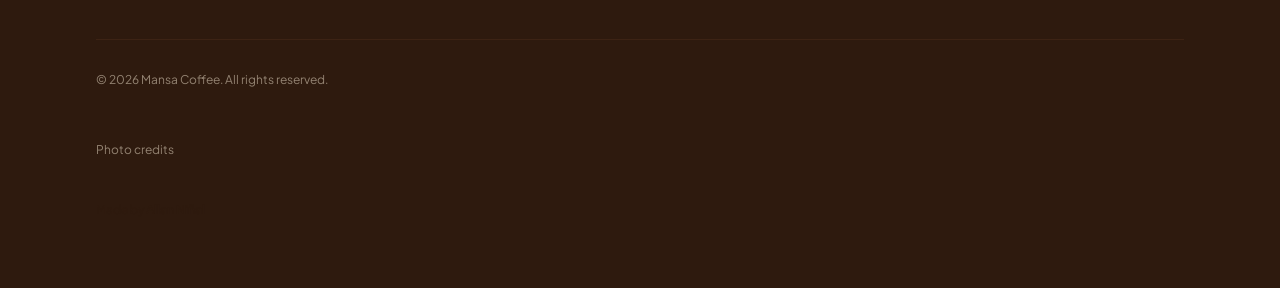
<file: journal/yirgacheffe-back-on-the-slow-bar/index.html>
<!DOCTYPE html><html lang="en"> <head><meta charset="UTF-8"><meta name="viewport" content="width=device-width, initial-scale=1.0"><title>Ethiopia Yirgacheffe is back on the slow bar — Mansa Coffee</title><meta name="description" content="This year's lot from Meseret Tafari and the Dara Hills Cooperative has landed. Here is how we are brewing it."><link rel="canonical" href="https://example.com/journal/yirgacheffe-back-on-the-slow-bar/"><!-- Favicons --><link rel="icon" type="image/svg+xml" href="../../favicon.svg"><link rel="icon" type="image/x-icon" href="../../favicon.ico"><!-- Open Graph --><meta property="og:type" content="website"><meta property="og:title" content="Ethiopia Yirgacheffe is back on the slow bar — Mansa Coffee"><meta property="og:description" content="This year's lot from Meseret Tafari and the Dara Hills Cooperative has landed. Here is how we are brewing it."><meta property="og:image" content="https://example.com/og-image.png"><meta property="og:url" content="https://example.com/journal/yirgacheffe-back-on-the-slow-bar/"><!-- Twitter Card --><meta name="twitter:card" content="summary_large_image"><meta name="twitter:title" content="Ethiopia Yirgacheffe is back on the slow bar — Mansa Coffee"><meta name="twitter:description" content="This year's lot from Meseret Tafari and the Dara Hills Cooperative has landed. Here is how we are brewing it."><meta name="twitter:image" content="https://example.com/og-image.png"><!-- JSON-LD structured data --><script type="application/ld+json">
  {
    "@context": "https://schema.org",
    "@graph": [
      {
        "@type": "CafeOrCoffeeShop",
        "@id": "https://mansacoffee.example/#cafe",
        "name": "Mansa Coffee",
        "description": "Specialty coffee shop in Portland, OR. Direct-trade beans from Ethiopia and Colombia, roasted in-house. Open Tuesday through Sunday.",
        "url": "https://mansacoffee.example",
        "telephone": "+15035550183",
        "email": "hello@mansacoffee.example",
        "servesCuisine": ["Coffee", "Specialty Coffee", "Pastry"],
        "priceRange": "$$",
        "acceptsReservations": false,
        "address": {
          "@type": "PostalAddress",
          "streetAddress": "428 NW 23rd Avenue",
          "addressLocality": "Portland",
          "addressRegion": "OR",
          "postalCode": "97210",
          "addressCountry": "US"
        },
        "geo": {
          "@type": "GeoCoordinates",
          "latitude": 45.5285,
          "longitude": -122.6983
        },
        "openingHoursSpecification": [
          {
            "@type": "OpeningHoursSpecification",
            "dayOfWeek": ["Tuesday", "Wednesday", "Thursday"],
            "opens": "07:00",
            "closes": "17:00"
          },
          {
            "@type": "OpeningHoursSpecification",
            "dayOfWeek": "Friday",
            "opens": "07:00",
            "closes": "18:00"
          },
          {
            "@type": "OpeningHoursSpecification",
            "dayOfWeek": ["Saturday", "Sunday"],
            "opens": "08:00",
            "closes": "16:00"
          }
        ],
        "founder": [
          {
            "@type": "Person",
            "name": "Amara Osei",
            "jobTitle": "Co-founder"
          },
          {
            "@type": "Person",
            "name": "Kwesi Osei",
            "jobTitle": "Co-founder"
          }
        ],
        "foundingDate": "2019",
        "sameAs": [
          "https://instagram.com"
        ]
      }
    ]
  }
  </script><script type="application/ld+json">{"@context":"https://schema.org","@type":"BreadcrumbList","itemListElement":[{"@type":"ListItem","position":1,"name":"Home","item":"https://example.com/"},{"@type":"ListItem","position":2,"name":"Journal","item":"https://example.com/journal/"},{"@type":"ListItem","position":3,"name":"Ethiopia Yirgacheffe is back on the slow bar","item":"https://example.com/journal/yirgacheffe-back-on-the-slow-bar/"}]}</script><link rel="stylesheet" href="../../assets/index.C7IyNgyS.css"></head> <body>  <header class="sticky top-0 z-50 border-b hairline" style="background-color:#FAF5E8;" data-astro-cid-ctg3m53h> <div class="container-x flex items-center justify-between gap-4 py-3" data-astro-cid-ctg3m53h> <a href="../../index.html" class="font-display text-xl font-bold" style="color:#2E1A0E; font-family:'Fraunces',Georgia,serif; display:inline-flex; align-items:center; min-height:44px;" data-astro-cid-ctg3m53h>
Mansa Coffee
</a> <!-- Desktop nav --> <nav aria-label="Main navigation" class="hidden lg:block" data-astro-cid-ctg3m53h> <ul class="flex items-center gap-1 text-sm font-medium" data-astro-cid-ctg3m53h> <li data-astro-cid-ctg3m53h> <a href="../../index.html#beans" class="hover:text-rust-500 transition-colors" style="color:#6A5E51; padding:0 0.75rem; min-height:44px; display:inline-flex; align-items:center;" data-astro-cid-ctg3m53h>Our Beans</a> </li><li data-astro-cid-ctg3m53h> <a href="../../menu/index.html" class="hover:text-rust-500 transition-colors" style="color:#6A5E51; padding:0 0.75rem; min-height:44px; display:inline-flex; align-items:center;" data-astro-cid-ctg3m53h>Menu</a> </li><li data-astro-cid-ctg3m53h> <a href="../../index.html#hours" class="hover:text-rust-500 transition-colors" style="color:#6A5E51; padding:0 0.75rem; min-height:44px; display:inline-flex; align-items:center;" data-astro-cid-ctg3m53h>Visit</a> </li><li data-astro-cid-ctg3m53h> <a href="../../index.html#subscribe" class="btn-primary text-xs" style="background-color:#B24A1B; color:#fff; border-radius:0.5rem; font-weight:600; padding:0.5rem 1rem; min-height:44px; display:inline-flex; align-items:center;" data-astro-cid-ctg3m53h>Subscribe</a> </li><li data-astro-cid-ctg3m53h> <a href="../index.html" class="hover:text-rust-500 transition-colors" style="color:#6A5E51; padding:0 0.75rem; min-height:44px; display:inline-flex; align-items:center;" data-astro-cid-ctg3m53h>Journal</a> </li><li data-astro-cid-ctg3m53h> <a href="../../contact/index.html" class="hover:text-rust-500 transition-colors" style="color:#6A5E51; padding:0 0.75rem; min-height:44px; display:inline-flex; align-items:center;" data-astro-cid-ctg3m53h>Contact</a> </li> </ul> </nav> <!-- Phone: a menu that works without JavaScript --> <details class="mobile-menu lg:hidden" data-astro-cid-ctg3m53h> <summary aria-label="Menu" data-astro-cid-ctg3m53h>Menu</summary> <nav aria-label="Mobile navigation" data-astro-cid-ctg3m53h> <a href="../../index.html#beans" data-astro-cid-ctg3m53h>Our Beans</a><a href="../../menu/index.html" data-astro-cid-ctg3m53h>Menu</a><a href="../../index.html#hours" data-astro-cid-ctg3m53h>Visit</a><a href="../../index.html#subscribe" data-astro-cid-ctg3m53h>Subscribe</a><a href="../index.html" data-astro-cid-ctg3m53h>Journal</a><a href="../../contact/index.html" data-astro-cid-ctg3m53h>Contact</a> </nav> </details> </div> </header>  <main id="main-content"> <article class="container-x py-20" aria-labelledby="post-heading"> <div class="max-w-2xl mx-auto"> <p class="text-xs font-bold uppercase tracking-wider mb-3"><a href="../index.html" style="color:#B24A1B; display:inline-flex; align-items:center; min-height:44px;">&larr; Journal</a></p> <h1 id="post-heading" style="font-family:'Fraunces',Georgia,serif; font-size:clamp(2rem,5vw,3rem); line-height:1.1; font-weight:700; color:#2E1A0E;">Ethiopia Yirgacheffe is back on the slow bar</h1> <img src="../../images/gallery/pour.jpg" alt="A barista pouring from a paper filter of ground coffee into a glass carafe with a wooden collar" width="900" height="675" decoding="async" class="w-full object-cover mt-8 rounded-2xl" style="max-height:360px;"> <div class="mt-8 grid gap-5"> <p class="text-base leading-relaxed" style="color:#6A5E51;">The new lot from the Dara Hills Cooperative arrived at the shop this week, and we have been pouring it on the slow bar ever since. It is the coffee that started Mansa, so opening the first bag of the year is a small occasion for us.</p><p class="text-base leading-relaxed" style="color:#6A5E51;">Meseret Tafari has farmed these heirloom varietals for more than two decades. The cherries dry naturally on raised beds high in the Gedeo highlands, which is where the blueberry-jam sweetness and violet aromatics come from. In the cup we are tasting stone fruit, jasmine and bergamot.</p><p class="text-base leading-relaxed" style="color:#6A5E51;">To brew it at home, use 15 grams of coffee to 250 grams of water, and let the grounds bloom for 30 seconds before pouring slowly in small circles. If you would rather we did the work, it is on the bar every day but Monday, and Fridays run late filter until 18:00.</p> </div> </div> </article> </main>  <footer style="background-color:#2E1A0E;" aria-label="Site footer" data-astro-cid-gcn2mc3v> <div class="container-x py-14" data-astro-cid-gcn2mc3v> <div class="grid sm:grid-cols-3 gap-10 mb-10" data-astro-cid-gcn2mc3v> <!-- Brand --> <div data-astro-cid-gcn2mc3v> <a href="../../index.html" class="font-bold text-xl" style="font-family:'Fraunces',Georgia,serif; color:#FAF5E8;" data-astro-cid-gcn2mc3v>
Mansa Coffee
</a> <p class="mt-3 text-sm leading-relaxed" style="color:#9d8e7b;" data-astro-cid-gcn2mc3v>
Specialty coffee, direct trade, Portland, OR. Open Tuesday to Sunday.
</p> <p class="mt-4 text-xs" style="color:#938372;" data-astro-cid-gcn2mc3v> <a href="https://instagram.com" class="hover:underline" style="color:#D4B98A;display:inline-flex;align-items:center;min-height:44px;" rel="noopener noreferrer" target="_blank" data-astro-cid-gcn2mc3v>Follow us on Instagram</a> </p> </div> <!-- Nav --> <nav aria-label="Footer navigation" data-astro-cid-gcn2mc3v> <p class="text-xs font-bold uppercase tracking-widest mb-4" style="color:#938372;" data-astro-cid-gcn2mc3v>Explore</p> <ul class="text-sm" data-astro-cid-gcn2mc3v> <li data-astro-cid-gcn2mc3v> <a href="../../index.html#beans" class="hover:underline transition-colors" style="color:#9d8e7b;display:inline-flex;align-items:center;min-height:44px;" data-astro-cid-gcn2mc3v> Our Beans </a> </li><li data-astro-cid-gcn2mc3v> <a href="../../menu/index.html" class="hover:underline transition-colors" style="color:#9d8e7b;display:inline-flex;align-items:center;min-height:44px;" data-astro-cid-gcn2mc3v> Menu </a> </li><li data-astro-cid-gcn2mc3v> <a href="../../index.html#hours" class="hover:underline transition-colors" style="color:#9d8e7b;display:inline-flex;align-items:center;min-height:44px;" data-astro-cid-gcn2mc3v> Hours </a> </li><li data-astro-cid-gcn2mc3v> <a href="../../index.html#story" class="hover:underline transition-colors" style="color:#9d8e7b;display:inline-flex;align-items:center;min-height:44px;" data-astro-cid-gcn2mc3v> Our Story </a> </li><li data-astro-cid-gcn2mc3v> <a href="../../index.html#gallery" class="hover:underline transition-colors" style="color:#9d8e7b;display:inline-flex;align-items:center;min-height:44px;" data-astro-cid-gcn2mc3v> Gallery </a> </li><li data-astro-cid-gcn2mc3v> <a href="../../index.html#location" class="hover:underline transition-colors" style="color:#9d8e7b;display:inline-flex;align-items:center;min-height:44px;" data-astro-cid-gcn2mc3v> Location </a> </li><li data-astro-cid-gcn2mc3v> <a href="../../index.html#subscribe" class="hover:underline transition-colors" style="color:#9d8e7b;display:inline-flex;align-items:center;min-height:44px;" data-astro-cid-gcn2mc3v> Bean Subscription </a> </li><li data-astro-cid-gcn2mc3v> <a href="../index.html" class="hover:underline transition-colors" style="color:#9d8e7b;display:inline-flex;align-items:center;min-height:44px;" data-astro-cid-gcn2mc3v> Journal </a> </li><li data-astro-cid-gcn2mc3v> <a href="../../contact/index.html" class="hover:underline transition-colors" style="color:#9d8e7b;display:inline-flex;align-items:center;min-height:44px;" data-astro-cid-gcn2mc3v> Contact </a> </li> </ul> </nav> <!-- Contact --> <div data-astro-cid-gcn2mc3v> <p class="text-xs font-bold uppercase tracking-widest mb-4" style="color:#938372;" data-astro-cid-gcn2mc3v>Contact</p> <address class="not-italic space-y-2 text-sm" style="color:#9d8e7b;" data-astro-cid-gcn2mc3v> <p data-astro-cid-gcn2mc3v>428 NW 23rd Avenue</p> <p data-astro-cid-gcn2mc3v>Portland, OR 97210</p> <p class="mt-3" data-astro-cid-gcn2mc3v> <a href="tel:+15035550183" class="hover:underline" style="color:#D4B98A;display:inline-flex;align-items:center;min-height:44px;" data-astro-cid-gcn2mc3v>(503) 555-0183</a> </p> <p data-astro-cid-gcn2mc3v> <a href="mailto:hello@mansacoffee.example" class="hover:underline" style="color:#D4B98A;display:inline-flex;align-items:center;min-height:44px;" data-astro-cid-gcn2mc3v>hello@mansacoffee.example</a> </p> </address> <div class="mt-6" data-astro-cid-gcn2mc3v> <p class="text-xs font-bold uppercase tracking-widest mb-2" style="color:#938372;" data-astro-cid-gcn2mc3v>Hours (brief)</p> <p class="text-sm" style="color:#9d8e7b;" data-astro-cid-gcn2mc3v>Tue–Fri 7:00–17:00</p> <p class="text-sm" style="color:#9d8e7b;" data-astro-cid-gcn2mc3v>Sat–Sun 8:00–16:00</p> <p class="text-sm" style="color:#938372;" data-astro-cid-gcn2mc3v>Mon Closed</p> </div> </div> </div> <div class="pt-8 border-t flex flex-col sm:flex-row sm:items-center sm:justify-between gap-3" style="border-color:#3D2314;" data-astro-cid-gcn2mc3v> <p class="text-xs" style="color:#938372;" data-astro-cid-gcn2mc3v>
&copy; 2026 Mansa Coffee. All rights reserved.
</p> </div> <!-- Photo credits. Required while you use the demo photos (Unsplash asks for
         the photographer and a link). Delete this whole <details> block once you
         have replaced the photos with your own. --> <details class="mt-10 text-xs" style="color:#938372;" data-photo-credits data-astro-cid-gcn2mc3v> <summary style="cursor:pointer;min-height:44px;display:flex;align-items:center;" data-astro-cid-gcn2mc3v>Photo credits</summary> <p class="mt-2" data-astro-cid-gcn2mc3v>
Demo photographs from <a href="https://unsplash.com/?utm_source=allanninal_dev&utm_medium=referral" style="color:#D4B98A;text-decoration:underline;" data-astro-cid-gcn2mc3v>Unsplash</a>. Replace them, and these credits, with your own before launch.
</p> <ul class="mt-2 space-y-1" data-astro-cid-gcn2mc3v> <li data-astro-cid-gcn2mc3v>Coffee shop hero: Photo by <a href="https://unsplash.com/@louishansel?utm_source=allanninal_dev&utm_medium=referral" style="color:#D4B98A;text-decoration:underline;" data-astro-cid-gcn2mc3v>Louis Hansel</a> on <a href="https://unsplash.com/photos/qoPAjwEiUmg?utm_source=allanninal_dev&utm_medium=referral" style="color:#D4B98A;text-decoration:underline;" data-astro-cid-gcn2mc3v>Unsplash</a></li><li data-astro-cid-gcn2mc3v>A copper and brass lever espresso machine pulling a shot: Photo by <a href="https://unsplash.com/@mariahhewines?utm_source=allanninal_dev&utm_medium=referral" style="color:#D4B98A;text-decoration:underline;" data-astro-cid-gcn2mc3v>Mariah Hewines</a> on <a href="https://unsplash.com/photos/an-espresso-machine-with-a-cup-of-coffee-on-it-uCO4y7afZ3w?utm_source=allanninal_dev&utm_medium=referral" style="color:#D4B98A;text-decoration:underline;" data-astro-cid-gcn2mc3v>Unsplash</a></li><li data-astro-cid-gcn2mc3v>Pour-over station: Photo by <a href="https://unsplash.com/@nkalil?utm_source=allanninal_dev&utm_medium=referral" style="color:#D4B98A;text-decoration:underline;" data-astro-cid-gcn2mc3v>Najib Kalil</a> on <a href="https://unsplash.com/photos/x-8DF-Ry0Zo?utm_source=allanninal_dev&utm_medium=referral" style="color:#D4B98A;text-decoration:underline;" data-astro-cid-gcn2mc3v>Unsplash</a></li><li data-astro-cid-gcn2mc3v>Latte art: Photo by <a href="https://unsplash.com/@pundalex?utm_source=allanninal_dev&utm_medium=referral" style="color:#D4B98A;text-decoration:underline;" data-astro-cid-gcn2mc3v>Lex Sirikiat</a> on <a href="https://unsplash.com/photos/EjbQQ0fgkFE?utm_source=allanninal_dev&utm_medium=referral" style="color:#D4B98A;text-decoration:underline;" data-astro-cid-gcn2mc3v>Unsplash</a></li><li data-astro-cid-gcn2mc3v>The space: Photo by <a href="https://unsplash.com/@krisatomic?utm_source=allanninal_dev&utm_medium=referral" style="color:#D4B98A;text-decoration:underline;" data-astro-cid-gcn2mc3v>Kris Atomic</a> on <a href="https://unsplash.com/photos/3b2tADGAWnU?utm_source=allanninal_dev&utm_medium=referral" style="color:#D4B98A;text-decoration:underline;" data-astro-cid-gcn2mc3v>Unsplash</a></li> </ul> </details>  <p class="maker-credit" data-maker-credit="1" data-astro-cid-gcn2mc3v>Made by <a style="display:inline-flex;align-items:center;min-height:44px;" href="https://www.linkedin.com/in/allanninal/" data-maker-credit="1" target="_blank" rel="noopener noreferrer" data-astro-cid-gcn2mc3v>Allan Ni&ntilde;al</a></p> </div> </footer>   </body></html>
</file>
<file: assets/index.C7IyNgyS.css>
@font-face{font-family:Fraunces;font-style:normal;font-display:swap;font-weight:400;src:url(./fraunces-vietnamese-400-normal.CvGt0Ybw.woff2) format("woff2"),url(./fraunces-vietnamese-400-normal.B65MOf9T.woff) format("woff");unicode-range:U+0102-0103,U+0110-0111,U+0128-0129,U+0168-0169,U+01A0-01A1,U+01AF-01B0,U+0300-0301,U+0303-0304,U+0308-0309,U+0323,U+0329,U+1EA0-1EF9,U+20AB}@font-face{font-family:Fraunces;font-style:normal;font-display:swap;font-weight:400;src:url(./fraunces-latin-ext-400-normal.D8gbi3Gu.woff2) format("woff2"),url(./fraunces-latin-ext-400-normal.UihxqfOe.woff) format("woff");unicode-range:U+0100-02BA,U+02BD-02C5,U+02C7-02CC,U+02CE-02D7,U+02DD-02FF,U+0304,U+0308,U+0329,U+1D00-1DBF,U+1E00-1E9F,U+1EF2-1EFF,U+2020,U+20A0-20AB,U+20AD-20C0,U+2113,U+2C60-2C7F,U+A720-A7FF}@font-face{font-family:Fraunces;font-style:normal;font-display:swap;font-weight:400;src:url(./fraunces-latin-400-normal.6IfK1voy.woff2) format("woff2"),url(./fraunces-latin-400-normal.NUPT2cO8.woff) format("woff");unicode-range:U+0000-00FF,U+0131,U+0152-0153,U+02BB-02BC,U+02C6,U+02DA,U+02DC,U+0304,U+0308,U+0329,U+2000-206F,U+20AC,U+2122,U+2191,U+2193,U+2212,U+2215,U+FEFF,U+FFFD}@font-face{font-family:Fraunces;font-style:italic;font-display:swap;font-weight:400;src:url(./fraunces-vietnamese-400-italic.BTOWH4O7.woff2) format("woff2"),url(./fraunces-vietnamese-400-italic.CO9zBbpA.woff) format("woff");unicode-range:U+0102-0103,U+0110-0111,U+0128-0129,U+0168-0169,U+01A0-01A1,U+01AF-01B0,U+0300-0301,U+0303-0304,U+0308-0309,U+0323,U+0329,U+1EA0-1EF9,U+20AB}@font-face{font-family:Fraunces;font-style:italic;font-display:swap;font-weight:400;src:url(./fraunces-latin-ext-400-italic.jodr80a5.woff2) format("woff2"),url(./fraunces-latin-ext-400-italic.CGHg0U1I.woff) format("woff");unicode-range:U+0100-02BA,U+02BD-02C5,U+02C7-02CC,U+02CE-02D7,U+02DD-02FF,U+0304,U+0308,U+0329,U+1D00-1DBF,U+1E00-1E9F,U+1EF2-1EFF,U+2020,U+20A0-20AB,U+20AD-20C0,U+2113,U+2C60-2C7F,U+A720-A7FF}@font-face{font-family:Fraunces;font-style:italic;font-display:swap;font-weight:400;src:url(./fraunces-latin-400-italic.ChpO6tcr.woff2) format("woff2"),url(./fraunces-latin-400-italic.B7iDoVhm.woff) format("woff");unicode-range:U+0000-00FF,U+0131,U+0152-0153,U+02BB-02BC,U+02C6,U+02DA,U+02DC,U+0304,U+0308,U+0329,U+2000-206F,U+20AC,U+2122,U+2191,U+2193,U+2212,U+2215,U+FEFF,U+FFFD}@font-face{font-family:Fraunces;font-style:normal;font-display:swap;font-weight:600;src:url(./fraunces-vietnamese-600-normal.BjlAJixd.woff2) format("woff2"),url(./fraunces-vietnamese-600-normal.DlAl5EAR.woff) format("woff");unicode-range:U+0102-0103,U+0110-0111,U+0128-0129,U+0168-0169,U+01A0-01A1,U+01AF-01B0,U+0300-0301,U+0303-0304,U+0308-0309,U+0323,U+0329,U+1EA0-1EF9,U+20AB}@font-face{font-family:Fraunces;font-style:normal;font-display:swap;font-weight:600;src:url(./fraunces-latin-ext-600-normal.BtzmzP0X.woff2) format("woff2"),url(./fraunces-latin-ext-600-normal.B0Dy4lqi.woff) format("woff");unicode-range:U+0100-02BA,U+02BD-02C5,U+02C7-02CC,U+02CE-02D7,U+02DD-02FF,U+0304,U+0308,U+0329,U+1D00-1DBF,U+1E00-1E9F,U+1EF2-1EFF,U+2020,U+20A0-20AB,U+20AD-20C0,U+2113,U+2C60-2C7F,U+A720-A7FF}@font-face{font-family:Fraunces;font-style:normal;font-display:swap;font-weight:600;src:url(./fraunces-latin-600-normal.BFCDtZfi.woff2) format("woff2"),url(./fraunces-latin-600-normal.DL5QCzvS.woff) format("woff");unicode-range:U+0000-00FF,U+0131,U+0152-0153,U+02BB-02BC,U+02C6,U+02DA,U+02DC,U+0304,U+0308,U+0329,U+2000-206F,U+20AC,U+2122,U+2191,U+2193,U+2212,U+2215,U+FEFF,U+FFFD}@font-face{font-family:Fraunces;font-style:normal;font-display:swap;font-weight:700;src:url(./fraunces-vietnamese-700-normal.DH94m5DZ.woff2) format("woff2"),url(./fraunces-vietnamese-700-normal.DxawQjq2.woff) format("woff");unicode-range:U+0102-0103,U+0110-0111,U+0128-0129,U+0168-0169,U+01A0-01A1,U+01AF-01B0,U+0300-0301,U+0303-0304,U+0308-0309,U+0323,U+0329,U+1EA0-1EF9,U+20AB}@font-face{font-family:Fraunces;font-style:normal;font-display:swap;font-weight:700;src:url(./fraunces-latin-ext-700-normal.CanUGppC.woff2) format("woff2"),url(./fraunces-latin-ext-700-normal.DuBstVeD.woff) format("woff");unicode-range:U+0100-02BA,U+02BD-02C5,U+02C7-02CC,U+02CE-02D7,U+02DD-02FF,U+0304,U+0308,U+0329,U+1D00-1DBF,U+1E00-1E9F,U+1EF2-1EFF,U+2020,U+20A0-20AB,U+20AD-20C0,U+2113,U+2C60-2C7F,U+A720-A7FF}@font-face{font-family:Fraunces;font-style:normal;font-display:swap;font-weight:700;src:url(./fraunces-latin-700-normal.CEOla-zY.woff2) format("woff2"),url(./fraunces-latin-700-normal.DTjk5d1Q.woff) format("woff");unicode-range:U+0000-00FF,U+0131,U+0152-0153,U+02BB-02BC,U+02C6,U+02DA,U+02DC,U+0304,U+0308,U+0329,U+2000-206F,U+20AC,U+2122,U+2191,U+2193,U+2212,U+2215,U+FEFF,U+FFFD}@font-face{font-family:Fraunces;font-style:italic;font-display:swap;font-weight:700;src:url(./fraunces-vietnamese-700-italic.C-_LXZh6.woff2) format("woff2"),url(./fraunces-vietnamese-700-italic.TjWpizEc.woff) format("woff");unicode-range:U+0102-0103,U+0110-0111,U+0128-0129,U+0168-0169,U+01A0-01A1,U+01AF-01B0,U+0300-0301,U+0303-0304,U+0308-0309,U+0323,U+0329,U+1EA0-1EF9,U+20AB}@font-face{font-family:Fraunces;font-style:italic;font-display:swap;font-weight:700;src:url(./fraunces-latin-ext-700-italic.BEQCgP0l.woff2) format("woff2"),url(./fraunces-latin-ext-700-italic.CfrVi7VQ.woff) format("woff");unicode-range:U+0100-02BA,U+02BD-02C5,U+02C7-02CC,U+02CE-02D7,U+02DD-02FF,U+0304,U+0308,U+0329,U+1D00-1DBF,U+1E00-1E9F,U+1EF2-1EFF,U+2020,U+20A0-20AB,U+20AD-20C0,U+2113,U+2C60-2C7F,U+A720-A7FF}@font-face{font-family:Fraunces;font-style:italic;font-display:swap;font-weight:700;src:url(./fraunces-latin-700-italic.BTx51a-P.woff2) format("woff2"),url(./fraunces-latin-700-italic.Bjyesmbf.woff) format("woff");unicode-range:U+0000-00FF,U+0131,U+0152-0153,U+02BB-02BC,U+02C6,U+02DA,U+02DC,U+0304,U+0308,U+0329,U+2000-206F,U+20AC,U+2122,U+2191,U+2193,U+2212,U+2215,U+FEFF,U+FFFD}@font-face{font-family:Plus Jakarta Sans;font-style:normal;font-display:swap;font-weight:400;src:url([data-uri]) format("woff2"),url([data-uri]) format("woff");unicode-range:U+0460-052F,U+1C80-1C8A,U+20B4,U+2DE0-2DFF,U+A640-A69F,U+FE2E-FE2F}@font-face{font-family:Plus Jakarta Sans;font-style:normal;font-display:swap;font-weight:400;src:url(./plus-jakarta-sans-vietnamese-400-normal.Cg2kxhWu.woff2) format("woff2"),url(./plus-jakarta-sans-vietnamese-400-normal.B8TCSmUq.woff) format("woff");unicode-range:U+0102-0103,U+0110-0111,U+0128-0129,U+0168-0169,U+01A0-01A1,U+01AF-01B0,U+0300-0301,U+0303-0304,U+0308-0309,U+0323,U+0329,U+1EA0-1EF9,U+20AB}@font-face{font-family:Plus Jakarta Sans;font-style:normal;font-display:swap;font-weight:400;src:url(./plus-jakarta-sans-latin-ext-400-normal.D127hM_v.woff2) format("woff2"),url(./plus-jakarta-sans-latin-ext-400-normal.2ppkqaOR.woff) format("woff");unicode-range:U+0100-02BA,U+02BD-02C5,U+02C7-02CC,U+02CE-02D7,U+02DD-02FF,U+0304,U+0308,U+0329,U+1D00-1DBF,U+1E00-1E9F,U+1EF2-1EFF,U+2020,U+20A0-20AB,U+20AD-20C0,U+2113,U+2C60-2C7F,U+A720-A7FF}@font-face{font-family:Plus Jakarta Sans;font-style:normal;font-display:swap;font-weight:400;src:url(./plus-jakarta-sans-latin-400-normal.Dhut76fR.woff2) format("woff2"),url(./plus-jakarta-sans-latin-400-normal.BDKaGhyp.woff) format("woff");unicode-range:U+0000-00FF,U+0131,U+0152-0153,U+02BB-02BC,U+02C6,U+02DA,U+02DC,U+0304,U+0308,U+0329,U+2000-206F,U+20AC,U+2122,U+2191,U+2193,U+2212,U+2215,U+FEFF,U+FFFD}@font-face{font-family:Plus Jakarta Sans;font-style:normal;font-display:swap;font-weight:500;src:url([data-uri]) format("woff2"),url([data-uri]) format("woff");unicode-range:U+0460-052F,U+1C80-1C8A,U+20B4,U+2DE0-2DFF,U+A640-A69F,U+FE2E-FE2F}@font-face{font-family:Plus Jakarta Sans;font-style:normal;font-display:swap;font-weight:500;src:url(./plus-jakarta-sans-vietnamese-500-normal.DiU8zqi-.woff2) format("woff2"),url(./plus-jakarta-sans-vietnamese-500-normal.CvE5C8T-.woff) format("woff");unicode-range:U+0102-0103,U+0110-0111,U+0128-0129,U+0168-0169,U+01A0-01A1,U+01AF-01B0,U+0300-0301,U+0303-0304,U+0308-0309,U+0323,U+0329,U+1EA0-1EF9,U+20AB}@font-face{font-family:Plus Jakarta Sans;font-style:normal;font-display:swap;font-weight:500;src:url(./plus-jakarta-sans-latin-ext-500-normal.9VZagAe1.woff2) format("woff2"),url(./plus-jakarta-sans-latin-ext-500-normal.CqEEAICU.woff) format("woff");unicode-range:U+0100-02BA,U+02BD-02C5,U+02C7-02CC,U+02CE-02D7,U+02DD-02FF,U+0304,U+0308,U+0329,U+1D00-1DBF,U+1E00-1E9F,U+1EF2-1EFF,U+2020,U+20A0-20AB,U+20AD-20C0,U+2113,U+2C60-2C7F,U+A720-A7FF}@font-face{font-family:Plus Jakarta Sans;font-style:normal;font-display:swap;font-weight:500;src:url(./plus-jakarta-sans-latin-500-normal.Bf-nb4oT.woff2) format("woff2"),url(./plus-jakarta-sans-latin-500-normal.DYtqi0QS.woff) format("woff");unicode-range:U+0000-00FF,U+0131,U+0152-0153,U+02BB-02BC,U+02C6,U+02DA,U+02DC,U+0304,U+0308,U+0329,U+2000-206F,U+20AC,U+2122,U+2191,U+2193,U+2212,U+2215,U+FEFF,U+FFFD}@font-face{font-family:Plus Jakarta Sans;font-style:normal;font-display:swap;font-weight:600;src:url([data-uri]) format("woff2"),url([data-uri]) format("woff");unicode-range:U+0460-052F,U+1C80-1C8A,U+20B4,U+2DE0-2DFF,U+A640-A69F,U+FE2E-FE2F}@font-face{font-family:Plus Jakarta Sans;font-style:normal;font-display:swap;font-weight:600;src:url(./plus-jakarta-sans-vietnamese-600-normal.Y4VTTRme.woff2) format("woff2"),url(./plus-jakarta-sans-vietnamese-600-normal.5YsyKbU1.woff) format("woff");unicode-range:U+0102-0103,U+0110-0111,U+0128-0129,U+0168-0169,U+01A0-01A1,U+01AF-01B0,U+0300-0301,U+0303-0304,U+0308-0309,U+0323,U+0329,U+1EA0-1EF9,U+20AB}@font-face{font-family:Plus Jakarta Sans;font-style:normal;font-display:swap;font-weight:600;src:url(./plus-jakarta-sans-latin-ext-600-normal.DQgPU_Cg.woff2) format("woff2"),url(./plus-jakarta-sans-latin-ext-600-normal.B0WRRYJ1.woff) format("woff");unicode-range:U+0100-02BA,U+02BD-02C5,U+02C7-02CC,U+02CE-02D7,U+02DD-02FF,U+0304,U+0308,U+0329,U+1D00-1DBF,U+1E00-1E9F,U+1EF2-1EFF,U+2020,U+20A0-20AB,U+20AD-20C0,U+2113,U+2C60-2C7F,U+A720-A7FF}@font-face{font-family:Plus Jakarta Sans;font-style:normal;font-display:swap;font-weight:600;src:url(./plus-jakarta-sans-latin-600-normal.DLTa1BUW.woff2) format("woff2"),url(./plus-jakarta-sans-latin-600-normal.BR_Ojra4.woff) format("woff");unicode-range:U+0000-00FF,U+0131,U+0152-0153,U+02BB-02BC,U+02C6,U+02DA,U+02DC,U+0304,U+0308,U+0329,U+2000-206F,U+20AC,U+2122,U+2191,U+2193,U+2212,U+2215,U+FEFF,U+FFFD}@font-face{font-family:Plus Jakarta Sans;font-style:normal;font-display:swap;font-weight:700;src:url([data-uri]) format("woff2"),url([data-uri]) format("woff");unicode-range:U+0460-052F,U+1C80-1C8A,U+20B4,U+2DE0-2DFF,U+A640-A69F,U+FE2E-FE2F}@font-face{font-family:Plus Jakarta Sans;font-style:normal;font-display:swap;font-weight:700;src:url(./plus-jakarta-sans-vietnamese-700-normal.CV6qDkkj.woff2) format("woff2"),url(./plus-jakarta-sans-vietnamese-700-normal.BCh_uG_5.woff) format("woff");unicode-range:U+0102-0103,U+0110-0111,U+0128-0129,U+0168-0169,U+01A0-01A1,U+01AF-01B0,U+0300-0301,U+0303-0304,U+0308-0309,U+0323,U+0329,U+1EA0-1EF9,U+20AB}@font-face{font-family:Plus Jakarta Sans;font-style:normal;font-display:swap;font-weight:700;src:url(./plus-jakarta-sans-latin-ext-700-normal.BajbvANd.woff2) format("woff2"),url(./plus-jakarta-sans-latin-ext-700-normal.8-d-IyIQ.woff) format("woff");unicode-range:U+0100-02BA,U+02BD-02C5,U+02C7-02CC,U+02CE-02D7,U+02DD-02FF,U+0304,U+0308,U+0329,U+1D00-1DBF,U+1E00-1E9F,U+1EF2-1EFF,U+2020,U+20A0-20AB,U+20AD-20C0,U+2113,U+2C60-2C7F,U+A720-A7FF}@font-face{font-family:Plus Jakarta Sans;font-style:normal;font-display:swap;font-weight:700;src:url(./plus-jakarta-sans-latin-700-normal.CfpNZvy6.woff2) format("woff2"),url(./plus-jakarta-sans-latin-700-normal.DqEcQeE5.woff) format("woff");unicode-range:U+0000-00FF,U+0131,U+0152-0153,U+02BB-02BC,U+02C6,U+02DA,U+02DC,U+0304,U+0308,U+0329,U+2000-206F,U+20AC,U+2122,U+2191,U+2193,U+2212,U+2215,U+FEFF,U+FFFD}*,:before,:after{--tw-border-spacing-x: 0;--tw-border-spacing-y: 0;--tw-translate-x: 0;--tw-translate-y: 0;--tw-rotate: 0;--tw-skew-x: 0;--tw-skew-y: 0;--tw-scale-x: 1;--tw-scale-y: 1;--tw-pan-x: ;--tw-pan-y: ;--tw-pinch-zoom: ;--tw-scroll-snap-strictness: proximity;--tw-gradient-from-position: ;--tw-gradient-via-position: ;--tw-gradient-to-position: ;--tw-ordinal: ;--tw-slashed-zero: ;--tw-numeric-figure: ;--tw-numeric-spacing: ;--tw-numeric-fraction: ;--tw-ring-inset: ;--tw-ring-offset-width: 0px;--tw-ring-offset-color: #fff;--tw-ring-color: rgb(59 130 246 / .5);--tw-ring-offset-shadow: 0 0 #0000;--tw-ring-shadow: 0 0 #0000;--tw-shadow: 0 0 #0000;--tw-shadow-colored: 0 0 #0000;--tw-blur: ;--tw-brightness: ;--tw-contrast: ;--tw-grayscale: ;--tw-hue-rotate: ;--tw-invert: ;--tw-saturate: ;--tw-sepia: ;--tw-drop-shadow: ;--tw-backdrop-blur: ;--tw-backdrop-brightness: ;--tw-backdrop-contrast: ;--tw-backdrop-grayscale: ;--tw-backdrop-hue-rotate: ;--tw-backdrop-invert: ;--tw-backdrop-opacity: ;--tw-backdrop-saturate: ;--tw-backdrop-sepia: ;--tw-contain-size: ;--tw-contain-layout: ;--tw-contain-paint: ;--tw-contain-style: }::backdrop{--tw-border-spacing-x: 0;--tw-border-spacing-y: 0;--tw-translate-x: 0;--tw-translate-y: 0;--tw-rotate: 0;--tw-skew-x: 0;--tw-skew-y: 0;--tw-scale-x: 1;--tw-scale-y: 1;--tw-pan-x: ;--tw-pan-y: ;--tw-pinch-zoom: ;--tw-scroll-snap-strictness: proximity;--tw-gradient-from-position: ;--tw-gradient-via-position: ;--tw-gradient-to-position: ;--tw-ordinal: ;--tw-slashed-zero: ;--tw-numeric-figure: ;--tw-numeric-spacing: ;--tw-numeric-fraction: ;--tw-ring-inset: ;--tw-ring-offset-width: 0px;--tw-ring-offset-color: #fff;--tw-ring-color: rgb(59 130 246 / .5);--tw-ring-offset-shadow: 0 0 #0000;--tw-ring-shadow: 0 0 #0000;--tw-shadow: 0 0 #0000;--tw-shadow-colored: 0 0 #0000;--tw-blur: ;--tw-brightness: ;--tw-contrast: ;--tw-grayscale: ;--tw-hue-rotate: ;--tw-invert: ;--tw-saturate: ;--tw-sepia: ;--tw-drop-shadow: ;--tw-backdrop-blur: ;--tw-backdrop-brightness: ;--tw-backdrop-contrast: ;--tw-backdrop-grayscale: ;--tw-backdrop-hue-rotate: ;--tw-backdrop-invert: ;--tw-backdrop-opacity: ;--tw-backdrop-saturate: ;--tw-backdrop-sepia: ;--tw-contain-size: ;--tw-contain-layout: ;--tw-contain-paint: ;--tw-contain-style: }*,:before,:after{box-sizing:border-box;border-width:0;border-style:solid;border-color:#e5e7eb}:before,:after{--tw-content: ""}html,:host{line-height:1.5;-webkit-text-size-adjust:100%;-moz-tab-size:4;-o-tab-size:4;tab-size:4;font-family:Plus Jakarta Sans,system-ui,sans-serif;font-feature-settings:normal;font-variation-settings:normal;-webkit-tap-highlight-color:transparent}body{margin:0;line-height:inherit}hr{height:0;color:inherit;border-top-width:1px}abbr:where([title]){-webkit-text-decoration:underline dotted;text-decoration:underline dotted}h1,h2,h3,h4,h5,h6{font-size:inherit;font-weight:inherit}a{color:inherit;text-decoration:inherit}b,strong{font-weight:bolder}code,kbd,samp,pre{font-family:ui-monospace,SFMono-Regular,Menlo,Monaco,Consolas,Liberation Mono,Courier New,monospace;font-feature-settings:normal;font-variation-settings:normal;font-size:1em}small{font-size:80%}sub,sup{font-size:75%;line-height:0;position:relative;vertical-align:baseline}sub{bottom:-.25em}sup{top:-.5em}table{text-indent:0;border-color:inherit;border-collapse:collapse}button,input,optgroup,select,textarea{font-family:inherit;font-feature-settings:inherit;font-variation-settings:inherit;font-size:100%;font-weight:inherit;line-height:inherit;letter-spacing:inherit;color:inherit;margin:0;padding:0}button,select{text-transform:none}button,input:where([type=button]),input:where([type=reset]),input:where([type=submit]){-webkit-appearance:button;background-color:transparent;background-image:none}:-moz-focusring{outline:auto}:-moz-ui-invalid{box-shadow:none}progress{vertical-align:baseline}::-webkit-inner-spin-button,::-webkit-outer-spin-button{height:auto}[type=search]{-webkit-appearance:textfield;outline-offset:-2px}::-webkit-search-decoration{-webkit-appearance:none}::-webkit-file-upload-button{-webkit-appearance:button;font:inherit}summary{display:list-item}blockquote,dl,dd,h1,h2,h3,h4,h5,h6,hr,figure,p,pre{margin:0}fieldset{margin:0;padding:0}legend{padding:0}ol,ul,menu{list-style:none;margin:0;padding:0}dialog{padding:0}textarea{resize:vertical}input::-moz-placeholder,textarea::-moz-placeholder{opacity:1;color:#9ca3af}input::placeholder,textarea::placeholder{opacity:1;color:#9ca3af}button,[role=button]{cursor:pointer}:disabled{cursor:default}img,svg,video,canvas,audio,iframe,embed,object{display:block;vertical-align:middle}img,video{max-width:100%;height:auto}[hidden]:where(:not([hidden=until-found])){display:none}:root{--bg: #FAF5E8;--bg-card: #F4EBD4;--bg-dark: #2E1A0E;--border: #EAD9BA;--border-muted: #D4B98A;--text: #2E1A0E;--text-muted: #6A5E51;--text-faint: #756857;--text-light: #FAF5E8;--accent: #B24A1B;--accent-dark: #B8441A;--accent-light: #E8845A}html{background-color:var(--bg);color:var(--text);font-family:Plus Jakarta Sans,system-ui,sans-serif;scroll-behavior:smooth}body{-webkit-font-smoothing:antialiased;-moz-osx-font-smoothing:grayscale;background-color:#faf5e8}h1,h2,h3,h4{font-family:Fraunces,Georgia,serif}:focus-visible{outline:2px solid #B24A1B;outline-offset:2px}.sr-only{position:absolute;width:1px;height:1px;padding:0;margin:-1px;overflow:hidden;clip:rect(0,0,0,0);white-space:nowrap;border-width:0}.pointer-events-none{pointer-events:none}.absolute{position:absolute}.relative{position:relative}.sticky{position:sticky}.inset-0{inset:0}.-top-3{top:-.75rem}.bottom-0{bottom:0}.left-0{left:0}.left-1\/2{left:50%}.right-0{right:0}.top-0{top:0}.z-50{z-index:50}.col-span-2{grid-column:span 2 / span 2}.mx-auto{margin-left:auto;margin-right:auto}.mb-0\.5{margin-bottom:.125rem}.mb-1{margin-bottom:.25rem}.mb-10{margin-bottom:2.5rem}.mb-12{margin-bottom:3rem}.mb-14{margin-bottom:3.5rem}.mb-2{margin-bottom:.5rem}.mb-3{margin-bottom:.75rem}.mb-4{margin-bottom:1rem}.mb-6{margin-bottom:1.5rem}.mb-8{margin-bottom:2rem}.ml-2{margin-left:.5rem}.mt-0\.5{margin-top:.125rem}.mt-1{margin-top:.25rem}.mt-10{margin-top:2.5rem}.mt-14{margin-top:3.5rem}.mt-2{margin-top:.5rem}.mt-3{margin-top:.75rem}.mt-4{margin-top:1rem}.mt-5{margin-top:1.25rem}.mt-6{margin-top:1.5rem}.mt-8{margin-top:2rem}.block{display:block}.inline-block{display:inline-block}.flex{display:flex}.inline-flex{display:inline-flex}.table{display:table}.grid{display:grid}.hidden{display:none}.h-10{height:2.5rem}.h-24{height:6rem}.h-64{height:16rem}.h-full{height:100%}.w-10{width:2.5rem}.w-64{width:16rem}.w-full{width:100%}.max-w-2xl{max-width:42rem}.max-w-3xl{max-width:48rem}.max-w-xl{max-width:36rem}.flex-1{flex:1 1 0%}.flex-shrink-0,.shrink-0{flex-shrink:0}.-translate-x-1\/2{--tw-translate-x: -50%;transform:translate(var(--tw-translate-x),var(--tw-translate-y)) rotate(var(--tw-rotate)) skew(var(--tw-skew-x)) skewY(var(--tw-skew-y)) scaleX(var(--tw-scale-x)) scaleY(var(--tw-scale-y))}.grid-cols-2{grid-template-columns:repeat(2,minmax(0,1fr))}.grid-cols-3{grid-template-columns:repeat(3,minmax(0,1fr))}.flex-col{flex-direction:column}.flex-wrap{flex-wrap:wrap}.items-start{align-items:flex-start}.items-center{align-items:center}.items-baseline{align-items:baseline}.justify-center{justify-content:center}.justify-between{justify-content:space-between}.gap-1{gap:.25rem}.gap-10{gap:2.5rem}.gap-12{gap:3rem}.gap-14{gap:3.5rem}.gap-2{gap:.5rem}.gap-3{gap:.75rem}.gap-4{gap:1rem}.gap-5{gap:1.25rem}.gap-6{gap:1.5rem}.gap-8{gap:2rem}.space-y-1>:not([hidden])~:not([hidden]){--tw-space-y-reverse: 0;margin-top:calc(.25rem * calc(1 - var(--tw-space-y-reverse)));margin-bottom:calc(.25rem * var(--tw-space-y-reverse))}.space-y-2>:not([hidden])~:not([hidden]){--tw-space-y-reverse: 0;margin-top:calc(.5rem * calc(1 - var(--tw-space-y-reverse)));margin-bottom:calc(.5rem * var(--tw-space-y-reverse))}.space-y-3>:not([hidden])~:not([hidden]){--tw-space-y-reverse: 0;margin-top:calc(.75rem * calc(1 - var(--tw-space-y-reverse)));margin-bottom:calc(.75rem * var(--tw-space-y-reverse))}.space-y-4>:not([hidden])~:not([hidden]){--tw-space-y-reverse: 0;margin-top:calc(1rem * calc(1 - var(--tw-space-y-reverse)));margin-bottom:calc(1rem * var(--tw-space-y-reverse))}.space-y-5>:not([hidden])~:not([hidden]){--tw-space-y-reverse: 0;margin-top:calc(1.25rem * calc(1 - var(--tw-space-y-reverse)));margin-bottom:calc(1.25rem * var(--tw-space-y-reverse))}.space-y-6>:not([hidden])~:not([hidden]){--tw-space-y-reverse: 0;margin-top:calc(1.5rem * calc(1 - var(--tw-space-y-reverse)));margin-bottom:calc(1.5rem * var(--tw-space-y-reverse))}.overflow-hidden{overflow:hidden}.rounded-2xl{border-radius:1rem}.rounded-full{border-radius:9999px}.rounded-lg{border-radius:.5rem}.rounded-xl{border-radius:.75rem}.border{border-width:1px}.border-b{border-bottom-width:1px}.border-l-2{border-left-width:2px}.border-t{border-top-width:1px}.object-cover{-o-object-fit:cover;object-fit:cover}.p-4{padding:1rem}.p-5{padding:1.25rem}.p-6{padding:1.5rem}.p-8{padding:2rem}.px-1\.5{padding-left:.375rem;padding-right:.375rem}.px-2{padding-left:.5rem;padding-right:.5rem}.px-3{padding-left:.75rem;padding-right:.75rem}.px-4{padding-left:1rem;padding-right:1rem}.px-5{padding-left:1.25rem;padding-right:1.25rem}.px-6{padding-left:1.5rem;padding-right:1.5rem}.py-0\.5{padding-top:.125rem;padding-bottom:.125rem}.py-1{padding-top:.25rem;padding-bottom:.25rem}.py-14{padding-top:3.5rem;padding-bottom:3.5rem}.py-2{padding-top:.5rem;padding-bottom:.5rem}.py-20{padding-top:5rem;padding-bottom:5rem}.py-24{padding-top:6rem;padding-bottom:6rem}.py-3{padding-top:.75rem;padding-bottom:.75rem}.py-5{padding-top:1.25rem;padding-bottom:1.25rem}.pb-2{padding-bottom:.5rem}.pb-20{padding-bottom:5rem}.pb-6{padding-bottom:1.5rem}.pl-5{padding-left:1.25rem}.pt-32{padding-top:8rem}.pt-4{padding-top:1rem}.pt-8{padding-top:2rem}.text-left{text-align:left}.text-center{text-align:center}.text-right{text-align:right}.align-middle{vertical-align:middle}.font-display{font-family:Fraunces,Georgia,serif}.text-2xl{font-size:1.5rem;line-height:2rem}.text-3xl{font-size:1.875rem;line-height:2.25rem}.text-5xl{font-size:3rem;line-height:1}.text-\[10px\]{font-size:10px}.text-base{font-size:1rem;line-height:1.5rem}.text-lg{font-size:1.125rem;line-height:1.75rem}.text-sm{font-size:.875rem;line-height:1.25rem}.text-xl{font-size:1.25rem;line-height:1.75rem}.text-xs{font-size:.75rem;line-height:1rem}.font-bold{font-weight:700}.font-medium{font-weight:500}.font-semibold{font-weight:600}.uppercase{text-transform:uppercase}.italic{font-style:italic}.not-italic{font-style:normal}.tabular-nums{--tw-numeric-spacing: tabular-nums;font-variant-numeric:var(--tw-ordinal) var(--tw-slashed-zero) var(--tw-numeric-figure) var(--tw-numeric-spacing) var(--tw-numeric-fraction)}.leading-none{line-height:1}.leading-relaxed{line-height:1.625}.tracking-wide{letter-spacing:.025em}.tracking-wider{letter-spacing:.05em}.tracking-widest{letter-spacing:.1em}.text-white{--tw-text-opacity: 1;color:rgb(255 255 255 / var(--tw-text-opacity, 1))}.underline{text-decoration-line:underline}.opacity-75{opacity:.75}.outline{outline-style:solid}.filter{filter:var(--tw-blur) var(--tw-brightness) var(--tw-contrast) var(--tw-grayscale) var(--tw-hue-rotate) var(--tw-invert) var(--tw-saturate) var(--tw-sepia) var(--tw-drop-shadow)}.transition-colors{transition-property:color,background-color,border-color,text-decoration-color,fill,stroke;transition-timing-function:cubic-bezier(.4,0,.2,1);transition-duration:.15s}.container-x{margin-left:auto;margin-right:auto;max-width:72rem;padding-left:1rem;padding-right:1rem}@media (min-width: 640px){.container-x{padding-left:1.5rem;padding-right:1.5rem}}@media (min-width: 1024px){.container-x{padding-left:2rem;padding-right:2rem}}.btn-primary{display:inline-flex;align-items:center;gap:.5rem;border-radius:.5rem;padding:.75rem 1.25rem;font-size:.875rem;line-height:1.25rem;font-weight:600;--tw-text-opacity: 1;color:rgb(255 255 255 / var(--tw-text-opacity, 1));transition-property:color,background-color,border-color,text-decoration-color,fill,stroke;transition-timing-function:cubic-bezier(.4,0,.2,1);transition-duration:.15s;background-color:#b8441a}.btn-primary:hover{background-color:#9e3915}.btn-outline{display:inline-flex;align-items:center;gap:.5rem;border-radius:.5rem;border-width:1px;padding:.75rem 1.25rem;font-size:.875rem;line-height:1.25rem;font-weight:600;transition-property:color,background-color,border-color,text-decoration-color,fill,stroke;transition-timing-function:cubic-bezier(.4,0,.2,1);transition-duration:.15s;border-color:#ead9ba;color:#2e1a0e}.btn-outline:hover{background-color:#ead9ba}.section-label{font-size:.75rem;line-height:1rem;font-weight:700;text-transform:uppercase;letter-spacing:.1em;color:#b24a1b}.section-heading{font-family:Fraunces,Georgia,serif;font-size:1.875rem;line-height:2.25rem;font-weight:700;line-height:1.25}@media (min-width: 640px){.section-heading{font-size:2.25rem;line-height:2.5rem}}.section-heading{color:#2e1a0e}.hairline{border-color:#ead9ba}.last\:border-b-0:last-child{border-bottom-width:0px}.hover\:text-rust-500:hover{--tw-text-opacity: 1;color:rgb(178 74 27 / var(--tw-text-opacity, 1))}.hover\:underline:hover{text-decoration-line:underline}@media (min-width: 640px){.sm\:table-cell{display:table-cell}.sm\:grid-cols-3{grid-template-columns:repeat(3,minmax(0,1fr))}.sm\:flex-row{flex-direction:row}.sm\:items-center{align-items:center}.sm\:justify-between{justify-content:space-between}.sm\:text-6xl{font-size:3.75rem;line-height:1}.sm\:text-lg{font-size:1.125rem;line-height:1.75rem}}@media (min-width: 768px){.md\:grid-cols-2{grid-template-columns:repeat(2,minmax(0,1fr))}.md\:grid-cols-3{grid-template-columns:repeat(3,minmax(0,1fr))}.md\:grid-cols-4{grid-template-columns:repeat(4,minmax(0,1fr))}.md\:text-7xl{font-size:4.5rem;line-height:1}}@media (min-width: 1024px){.lg\:col-span-2{grid-column:span 2 / span 2}.lg\:block{display:block}.lg\:hidden{display:none}.lg\:grid-cols-3{grid-template-columns:repeat(3,minmax(0,1fr))}.lg\:flex-row{flex-direction:row}.lg\:items-center{align-items:center}.lg\:justify-between{justify-content:space-between}}.mobile-menu[data-astro-cid-ctg3m53h] summary[data-astro-cid-ctg3m53h]{min-height:44px;display:inline-flex;align-items:center;padding:0 .75rem;font-size:.95rem;font-weight:600;color:#2e1a0e;cursor:pointer;list-style:none}.mobile-menu[data-astro-cid-ctg3m53h] summary[data-astro-cid-ctg3m53h]::-webkit-details-marker{display:none}.mobile-menu[data-astro-cid-ctg3m53h] nav[data-astro-cid-ctg3m53h]{position:absolute;left:0;right:0;top:100%;display:grid;padding:.5rem 0;background-color:#f4ebd4;border-bottom:1px solid #EAD9BA}.mobile-menu[data-astro-cid-ctg3m53h] nav[data-astro-cid-ctg3m53h] a[data-astro-cid-ctg3m53h]{min-height:44px;display:flex;align-items:center;padding:0 1.25rem;font-size:1rem;font-weight:600;color:#2e1a0e;text-decoration:none}.maker-cta[data-astro-cid-gcn2mc3v]{grid-column:1 / -1;width:100%;margin-top:1.5rem;padding-top:1.25rem;border-top:1px solid color-mix(in srgb,currentColor 16%,transparent)}.maker-cta-line[data-astro-cid-gcn2mc3v]{margin:0 0 .5rem;font-size:.75rem;line-height:1.5;color:var(--color-dark-faint, currentColor)}.maker-cta-line--second[data-astro-cid-gcn2mc3v]{margin-top:1rem}.maker-cta-link[data-astro-cid-gcn2mc3v]{display:inline-block;font-size:.875rem;font-weight:600;color:var(--color-dark-accent, var(--color-dark-faint, currentColor));text-decoration:none}.maker-cta-link[data-astro-cid-gcn2mc3v]:hover,.maker-cta-link[data-astro-cid-gcn2mc3v]:focus-visible{text-decoration:underline}.maker-credit[data-astro-cid-gcn2mc3v]{margin:1rem 0 0;font-size:.75rem;color:var(--color-dark-faint, currentColor)}.maker-credit[data-astro-cid-gcn2mc3v] a[data-astro-cid-gcn2mc3v]{color:var(--color-dark-accent, var(--color-dark-faint, currentColor));font-weight:600;text-decoration:none}.maker-credit[data-astro-cid-gcn2mc3v] a[data-astro-cid-gcn2mc3v]:hover,.maker-credit[data-astro-cid-gcn2mc3v] a[data-astro-cid-gcn2mc3v]:focus-visible{text-decoration:underline}
</file>
